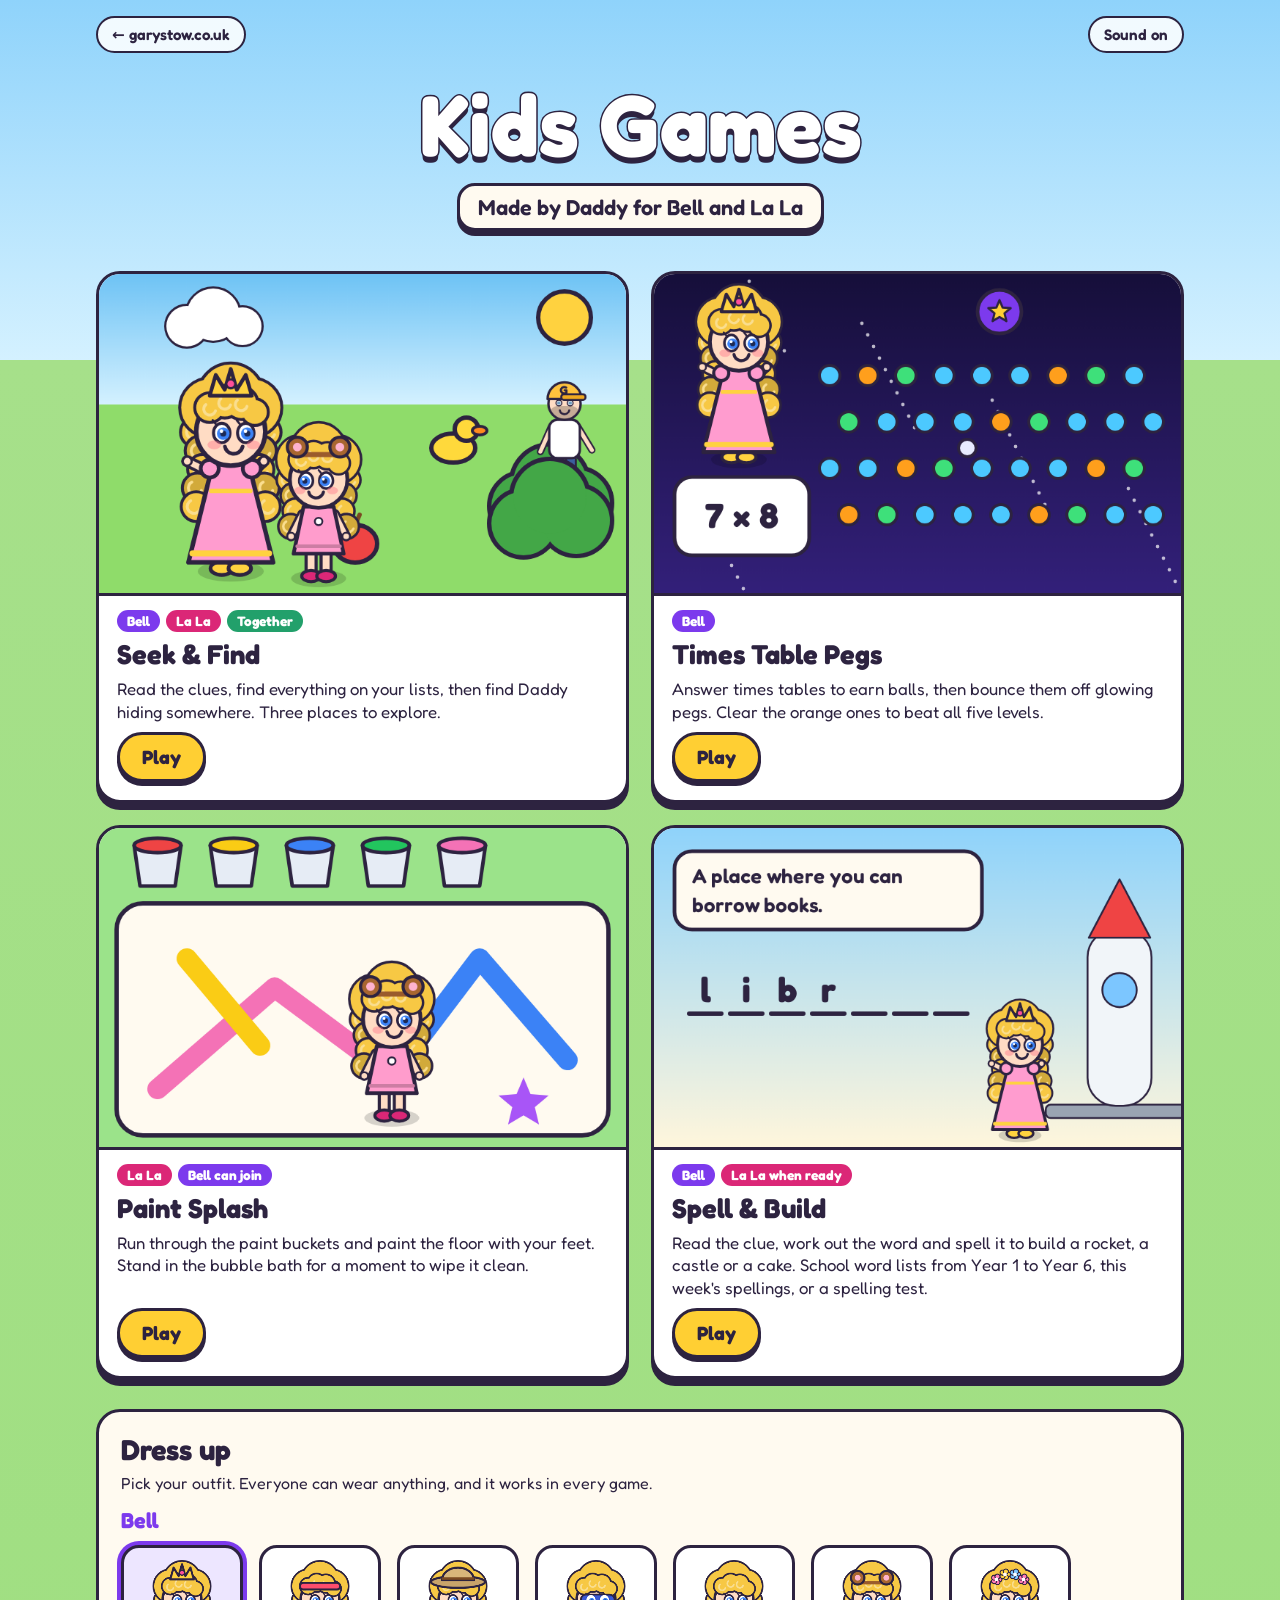
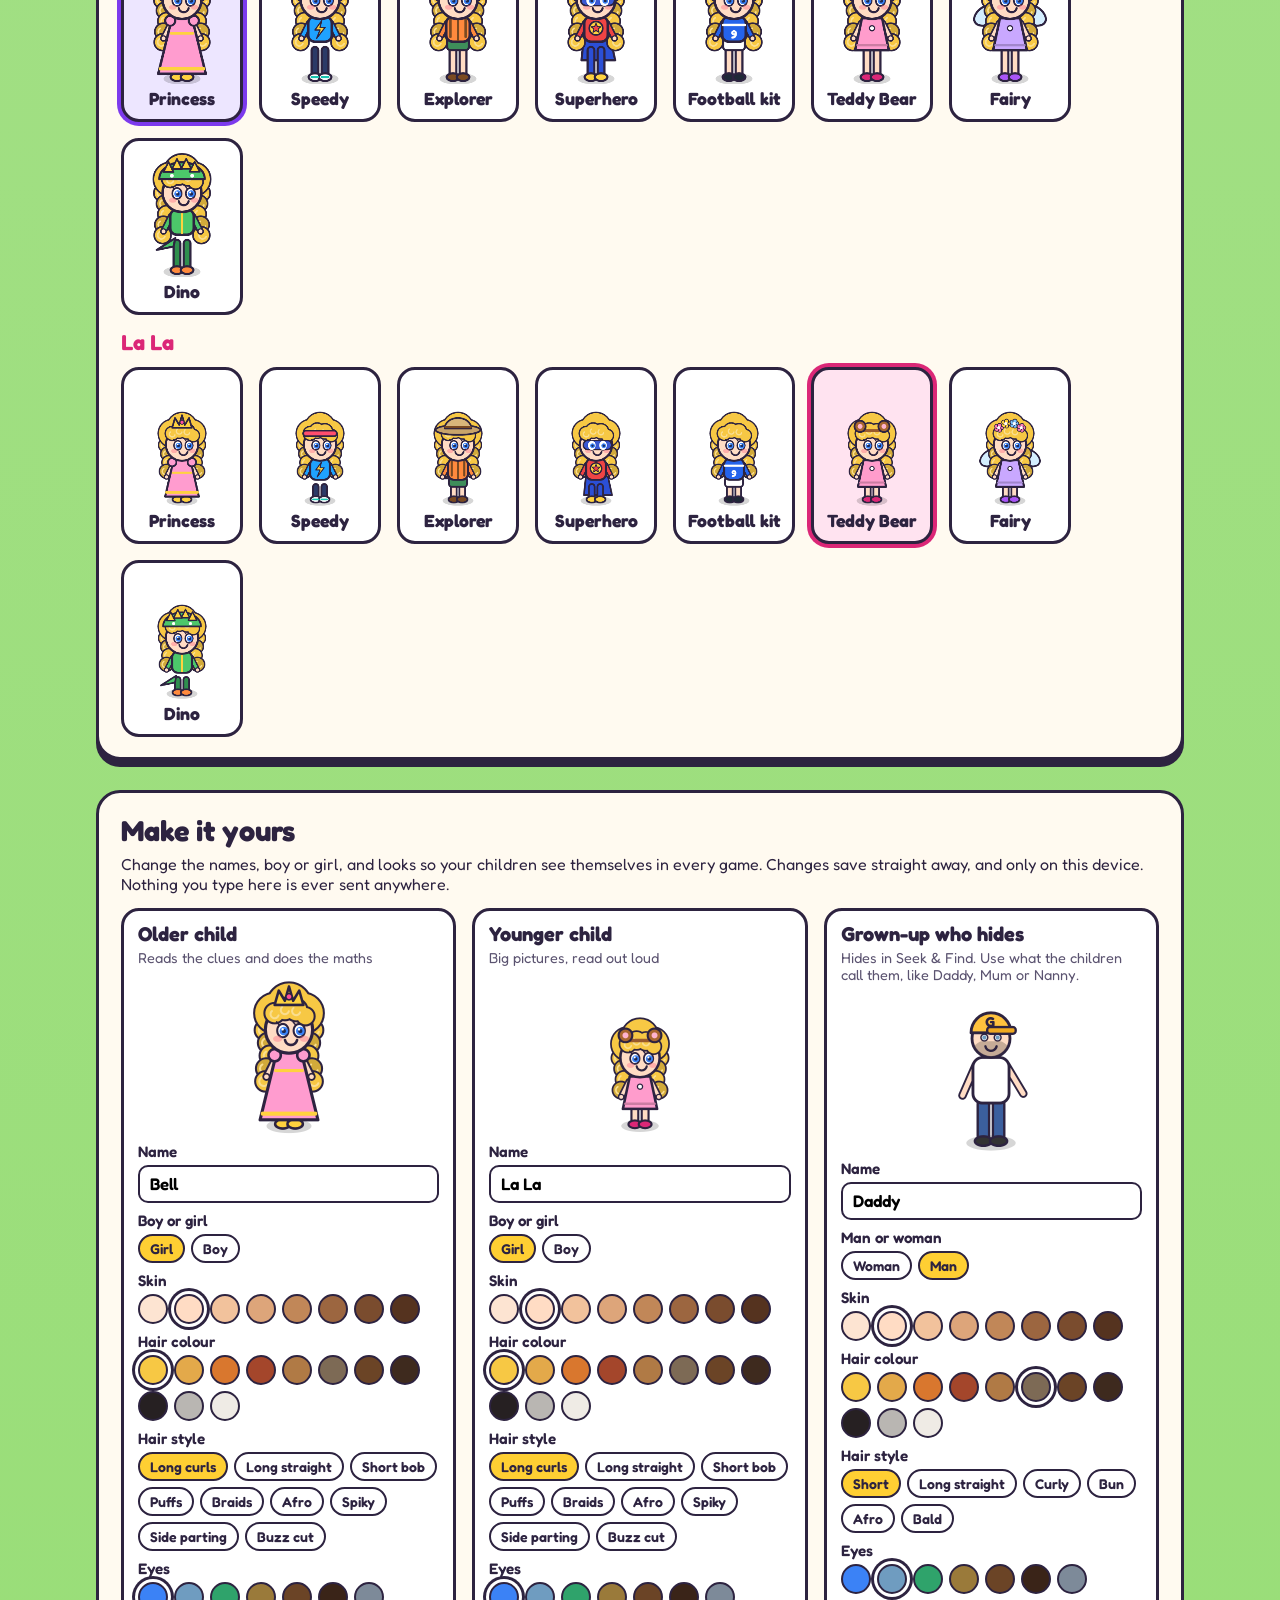
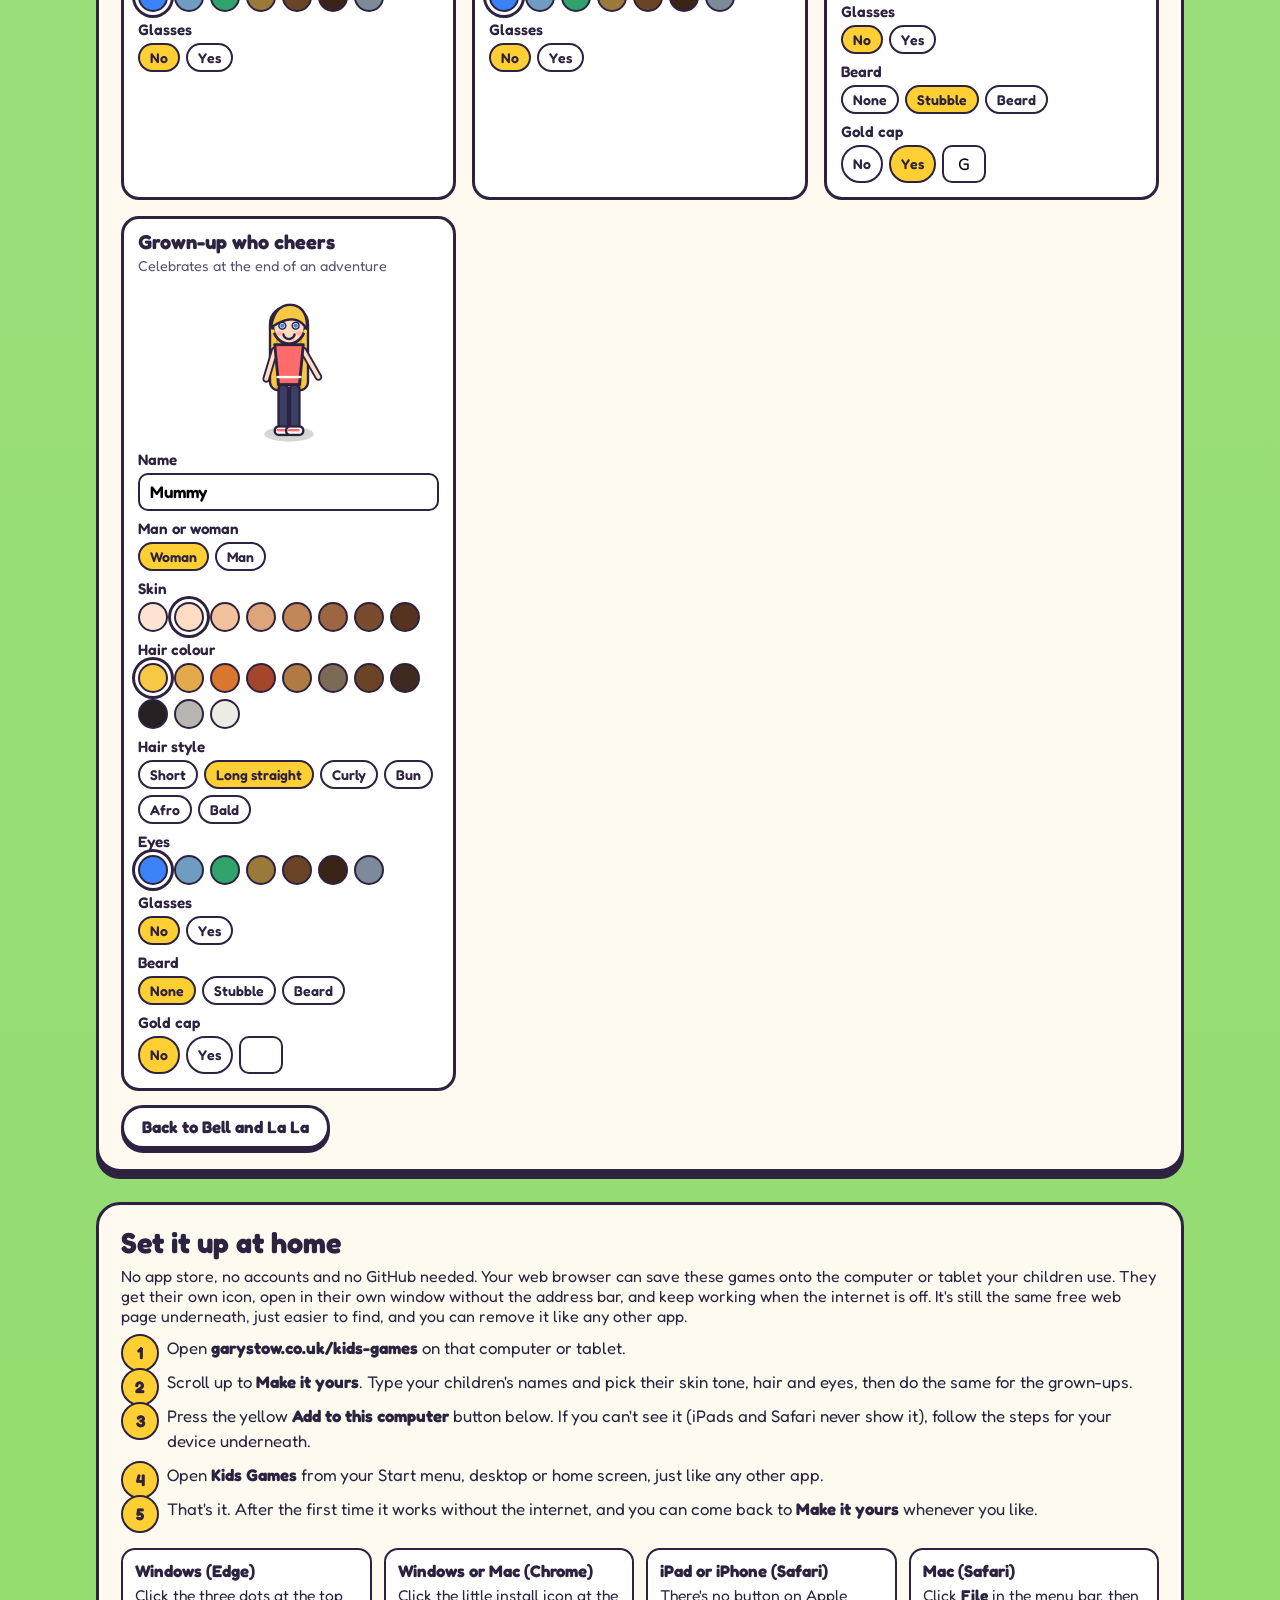
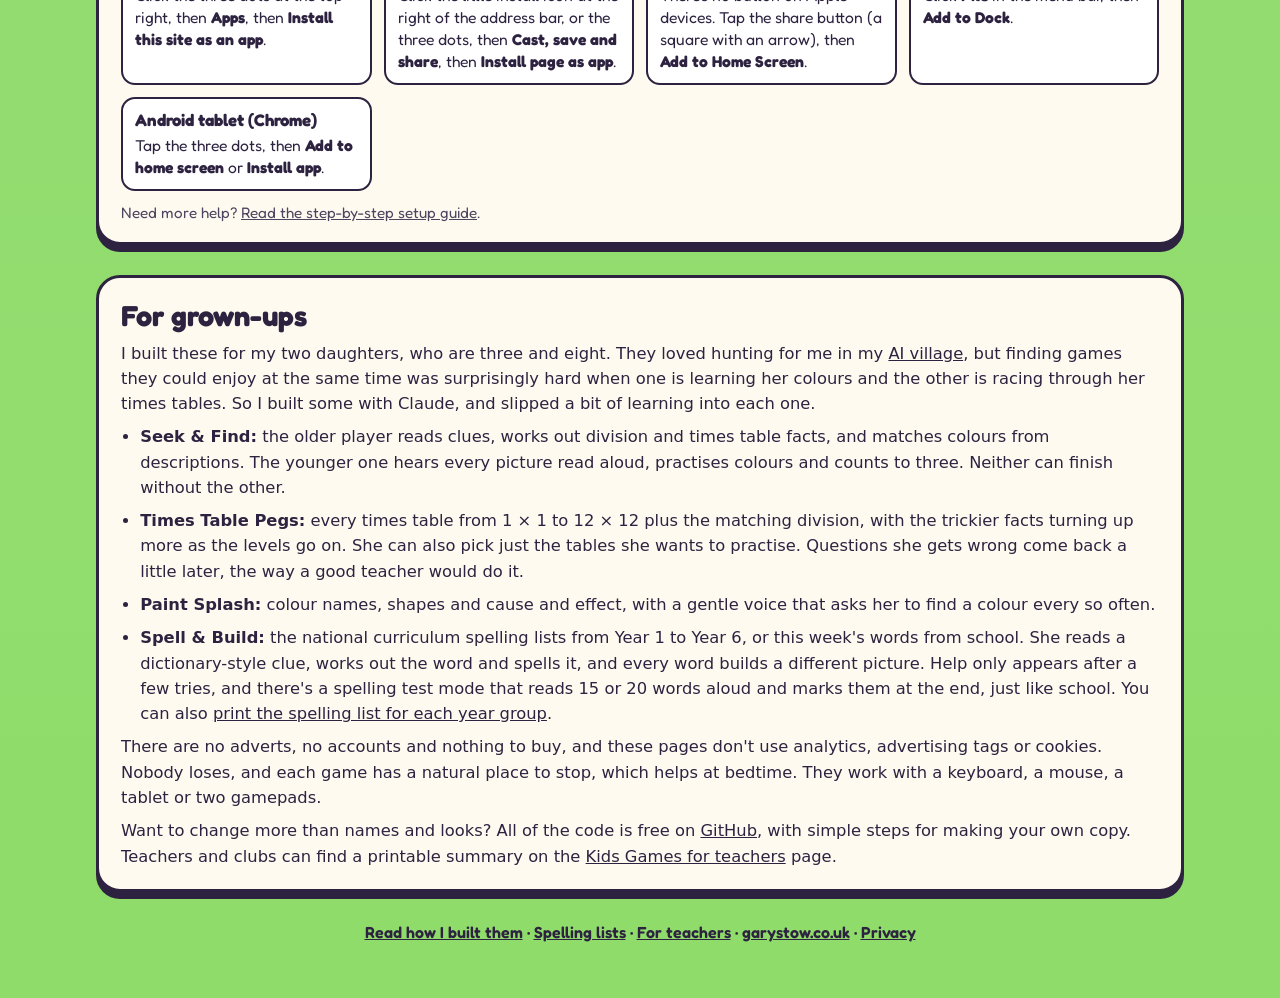
<file: index.html>
<!DOCTYPE html>
<html lang="en-GB">
<head>
<meta charset="UTF-8">
<link rel="icon" type="image/png" sizes="32x32" href="icon-192.png">
<link rel="icon" type="image/png" sizes="16x16" href="icon-192.png">
<link rel="apple-touch-icon" sizes="180x180" href="icon-192.png">
<meta name="viewport" content="width=device-width, initial-scale=1">
<title>Free Learning Games Siblings Can Play Together, No Ads</title>
<meta name="description" content="Free learning games for kids aged 3 to 11 that siblings can play together: times tables, spelling, colours and counting. No adverts, accounts or tracking.">
<meta name="robots" content="index, follow">
<meta property="og:type" content="website">
<meta property="og:title" content="Kids Games: free games I made for my daughters">
<meta property="og:description" content="A co-op seek and find, a times tables peg game, a painting game and a spelling game, built with AI for my girls.">
<meta property="og:image" content="https://garystow.co.uk/assets/play-preview.jpg">
<meta property="og:image:width" content="1200">
<meta property="og:image:height" content="630">
<meta name="twitter:card" content="summary_large_image">
<script type="application/ld+json">
{"@context":"https://schema.org","@type":"CollectionPage","name":"Kids Games","url":"https://garystow.co.uk/kids-games/","description":"Free learning games Gary Stow built with AI for his two daughters, aged three and eight, so siblings of different ages can play together. No adverts, accounts or tracking.","typicalAgeRange":"3-11","isAccessibleForFree":true,"inLanguage":"en-GB","author":{"@type":"Person","name":"Gary Stow","url":"https://garystow.co.uk/"},
"hasPart":[
{"@type":"VideoGame","name":"Seek and Find","url":"https://garystow.co.uk/kids-games/seek/","playMode":["CoOp","SinglePlayer"],"gamePlatform":"Web browser","isAccessibleForFree":true},
{"@type":"VideoGame","name":"Times Table Pegs","url":"https://garystow.co.uk/kids-games/pegs/","playMode":"SinglePlayer","gamePlatform":"Web browser","isAccessibleForFree":true},
{"@type":"VideoGame","name":"Paint Splash","url":"https://garystow.co.uk/kids-games/paint/","playMode":["SinglePlayer","CoOp"],"gamePlatform":"Web browser","isAccessibleForFree":true},
{"@type":"VideoGame","name":"Spell & Build","url":"https://garystow.co.uk/kids-games/spell/","playMode":"SinglePlayer","gamePlatform":"Web browser","isAccessibleForFree":true}]}
</script>
<link rel="manifest" href="manifest.webmanifest">
<meta name="theme-color" content="#7c3aed">
<link rel="preconnect" href="https://fonts.googleapis.com">
<link rel="preconnect" href="https://fonts.gstatic.com" crossorigin>
<link rel="stylesheet" href="https://fonts.googleapis.com/css2?family=Fredoka:wght@400;600;700&display=swap">
<style>
:root{--ink:#2d2340;--bell:#7c3aed;--lala:#db2777;--sun:#ffcf33;--cream:#fffaf0;--sky:#bfe8ff;--grass:#8fdc6a}
*{box-sizing:border-box;margin:0;padding:0}
body{font-family:"Fredoka","Trebuchet MS",system-ui,sans-serif;color:var(--ink);background:linear-gradient(#8fd3fb 0,#d4f1ff 360px,#a6e08a 360px,#8fdc6a 100%);min-height:100vh}
a{color:inherit}
.wrap{max-width:1120px;margin:0 auto;padding:16px}
.top{display:flex;justify-content:space-between;align-items:center;gap:12px;flex-wrap:wrap}
.pill{font-weight:600;font-size:.95rem;padding:7px 14px;border-radius:999px;border:2px solid var(--ink);background:rgba(255,255,255,.88);text-decoration:none;cursor:pointer;font-family:inherit;color:var(--ink)}
header{text-align:center;padding:28px 0 18px}
h1{font-size:clamp(2.8rem,9vw,5.4rem);line-height:1;color:#fff;-webkit-text-stroke:3px var(--ink);paint-order:stroke fill;text-shadow:0 6px 0 var(--ink)}
.tag{display:inline-block;margin-top:16px;font-size:clamp(1.05rem,2.6vw,1.35rem);font-weight:600;background:var(--cream);border:3px solid var(--ink);border-radius:18px;padding:8px 18px;box-shadow:0 5px 0 var(--ink)}
.games{display:grid;grid-template-columns:repeat(auto-fit,minmax(min(420px,100%),1fr));gap:22px;margin-top:22px}
.card{display:flex;flex-direction:column;background:#fff;border:3px solid var(--ink);border-radius:24px;overflow:hidden;box-shadow:0 7px 0 var(--ink);text-decoration:none;transition:transform .1s}
.card:hover,.card:focus-visible{transform:translateY(-4px);outline:none}
.card canvas{width:100%;height:auto;display:block;border-bottom:3px solid var(--ink);aspect-ratio:36/22}
.card .body{padding:14px 18px 18px;display:flex;flex-direction:column;gap:8px;flex:1}
.card h2{font-size:1.7rem;line-height:1.1}
.card p{font-size:1.05rem;line-height:1.35}
.who{display:flex;gap:6px;flex-wrap:wrap}
.who span{font-size:.85rem;font-weight:700;color:#fff;padding:3px 10px;border-radius:999px}
.who .b{background:var(--bell)}.who .l{background:var(--lala)}
.go{margin-top:auto;align-self:flex-start;font-weight:700;font-size:1.2rem;padding:10px 22px;border-radius:999px;border:3px solid var(--ink);background:var(--sun);box-shadow:0 4px 0 var(--ink)}
.panel{background:var(--cream);border:3px solid var(--ink);border-radius:24px;box-shadow:0 7px 0 var(--ink);padding:20px 22px;margin-top:30px}
.panel h2{font-size:1.8rem;margin-bottom:6px}
.outfits{display:flex;gap:16px;flex-wrap:wrap;margin-top:12px}
.outfit{background:#fff;border:3px solid var(--ink);border-radius:18px;padding:6px 6px 10px;cursor:pointer;font:inherit;font-weight:700;font-size:1.1rem;color:var(--ink);display:flex;flex-direction:column;align-items:center;gap:4px}
.outfit canvas{width:104px;height:130px}
.outfit[aria-pressed="true"]{background:#ede6ff;box-shadow:0 0 0 4px var(--bell)}
#outfits-lala .outfit[aria-pressed="true"]{background:#ffe3f0;box-shadow:0 0 0 4px var(--lala)}
.who-h{font-size:1.35rem;margin-top:14px}
.grown{font-family:"Trebuchet MS",system-ui,sans-serif}
.grown h2{font-family:"Fredoka",sans-serif}
.grown p,.grown li{font-size:1.02rem;line-height:1.55;margin-top:8px}
.grown ul{padding-left:1.2rem}
.fam-grid{display:grid;grid-template-columns:repeat(auto-fit,minmax(250px,1fr));gap:16px;margin-top:14px}
.fam{background:#fff;border:3px solid var(--ink);border-radius:18px;padding:12px 14px 14px;display:flex;flex-direction:column;gap:8px}
.fam h3{font-size:1.25rem;line-height:1.1}
.fam .role{font-size:.9rem;color:#5b5370;margin-top:-4px}
.fam canvas{width:130px;height:160px;align-self:center}
.fam label{font-weight:600;font-size:.95rem;display:flex;flex-direction:column;gap:4px}
.fam input[type=text]{font:inherit;font-size:1.05rem;padding:7px 10px;border:2px solid var(--ink);border-radius:10px;width:100%}
.row{display:flex;flex-direction:column;gap:4px}
.row>span{font-weight:600;font-size:.95rem}
.opts{display:flex;flex-wrap:wrap;gap:6px}
.sw{width:30px;height:30px;border-radius:50%;border:2px solid var(--ink);cursor:pointer;padding:0}
.sw[aria-pressed="true"]{box-shadow:0 0 0 3px #fff,0 0 0 6px var(--ink)}
.chip{font:inherit;font-weight:600;font-size:.88rem;padding:4px 10px;border-radius:999px;border:2px solid var(--ink);background:#fff;color:var(--ink);cursor:pointer}
.chip[aria-pressed="true"]{background:var(--sun)}
.capl{width:44px!important;text-align:center;text-transform:uppercase}
.fam-actions{display:flex;gap:10px;flex-wrap:wrap;align-items:center;margin-top:14px}
.btn{font:inherit;font-weight:700;font-size:1.05rem;padding:9px 18px;border-radius:999px;border:3px solid var(--ink);background:#fff;box-shadow:0 4px 0 var(--ink);cursor:pointer;color:var(--ink)}
.btn.sun{background:var(--sun)}
.note{font-size:.95rem;color:#4b4560}
.steps{counter-reset:s;list-style:none;margin-top:10px;display:flex;flex-direction:column;gap:10px}
.steps li{counter-increment:s;position:relative;padding-left:46px;font-size:1.05rem;line-height:1.45}
.steps li::before{content:counter(s);position:absolute;left:0;top:-2px;width:34px;height:34px;border-radius:50%;background:var(--sun);border:2px solid var(--ink);font-weight:700;display:flex;align-items:center;justify-content:center}
.howto{display:grid;grid-template-columns:repeat(auto-fit,minmax(230px,1fr));gap:12px;margin-top:12px}
.howto div{background:#fff;border:2px solid var(--ink);border-radius:14px;padding:10px 12px;font-size:.98rem;line-height:1.4}
.howto .h{display:block;font-size:1.05rem;font-weight:700;margin-bottom:2px}
#installed{font-weight:700;color:#16803c}
footer{text-align:center;padding:30px 0 40px;font-weight:600}
</style>
</head>
<body>
<div class="wrap">
  <div class="top">
    <a class="pill" href="https://garystow.co.uk/work/#play">← garystow.co.uk</a>
    <button class="pill" id="mute" type="button">Sound on</button>
  </div>
  <header>
    <h1>Kids Games</h1>
    <p class="tag">Made by Daddy for Bell and La La</p>
  </header>

  <section class="games" aria-label="Games">
    <a class="card" href="seek/index.html" data-game="seek">
      <canvas id="t-seek" width="720" height="440" aria-hidden="true"></canvas>
      <div class="body">
        <div class="who"><span class="b" data-name="bell">Bell</span><span class="l" data-name="lala">La La</span><span class="b" style="background:#22a06b">Together</span></div>
        <h2>Seek &amp; Find</h2>
        <p>Read the clues, find everything on your lists, then find Daddy hiding somewhere. Three places to explore.</p>
        <span class="go">Play</span>
      </div>
    </a>
    <a class="card" href="pegs/index.html" data-game="pegs">
      <canvas id="t-pegs" width="720" height="440" aria-hidden="true"></canvas>
      <div class="body">
        <div class="who"><span class="b" data-name="bell">Bell</span></div>
        <h2>Times Table Pegs</h2>
        <p>Answer times tables to earn balls, then bounce them off glowing pegs. Clear the orange ones to beat all five levels.</p>
        <span class="go">Play</span>
      </div>
    </a>
    <a class="card" href="paint/index.html" data-game="paint">
      <canvas id="t-paint" width="720" height="440" aria-hidden="true"></canvas>
      <div class="body">
        <div class="who"><span class="l" data-name="lala">La La</span><span class="b" data-name="bell" data-suffix=" can join">Bell can join</span></div>
        <h2>Paint Splash</h2>
        <p>Run through the paint buckets and paint the floor with your feet. Stand in the bubble bath for a moment to wipe it clean.</p>
        <span class="go">Play</span>
      </div>
    </a>
    <a class="card" href="/kids-games/spell/" data-game="spell">
      <canvas id="t-spell" width="720" height="440" aria-hidden="true"></canvas>
      <div class="body">
        <div class="who"><span class="b" data-name="bell">Bell</span><span class="l" data-name="lala" data-suffix=" when ready">La La when ready</span></div>
        <h2>Spell &amp; Build</h2>
        <p>Read the clue, work out the word and spell it to build a rocket, a castle or a cake. School word lists from Year 1 to Year 6, this week's spellings, or a spelling test.</p>
        <span class="go">Play</span>
      </div>
    </a>
  </section>

  <section class="panel">
    <h2>Dress up</h2>
    <p>Pick your outfit. Everyone can wear anything, and it works in every game.</p>
    <h3 class="who-h" style="color:var(--bell)" data-name="bell">Bell</h3>
    <div class="outfits" id="outfits-bell"></div>
    <h3 class="who-h" style="color:var(--lala)" data-name="lala">La La</h3>
    <div class="outfits" id="outfits-lala"></div>
  </section>

  <section class="panel" id="family" data-clarity-mask="true">
    <h2>Make it yours</h2>
    <p>Change the names, boy or girl, and looks so your children see themselves in every game. Changes save straight away, and only on this device. Nothing you type here is ever sent anywhere.</p>
    <div class="fam-grid" id="fam-grid"></div>
    <div class="fam-actions"><button class="btn" id="fam-reset" type="button">Back to Bell and La La</button><span class="note" id="fam-msg"></span></div>
  </section>

  <section class="panel" id="setup">
    <h2>Set it up at home</h2>
    <p>No app store, no accounts and no GitHub needed. Your web browser can save these games onto the computer or tablet your children use. They get their own icon, open in their own window without the address bar, and keep working when the internet is off. It's still the same free web page underneath, just easier to find, and you can remove it like any other app.</p>
    <ol class="steps">
      <li>Open <b>garystow.co.uk/kids-games</b> on that computer or tablet.</li>
      <li>Scroll up to <b>Make it yours</b>. Type your children's names and pick their skin tone, hair and eyes, then do the same for the grown-ups.</li>
      <li>Press the yellow <b>Add to this computer</b> button below. If you can't see it (iPads and Safari never show it), follow the steps for your device underneath.</li>
      <li>Open <b>Kids Games</b> from your Start menu, desktop or home screen, just like any other app.</li>
      <li>That's it. After the first time it works without the internet, and you can come back to <b>Make it yours</b> whenever you like.</li>
    </ol>
    <div class="fam-actions"><button class="btn sun" id="install" type="button" hidden>Add to this computer</button><span id="installed" hidden>Added to this device. Open Kids Games from your apps.</span></div>
    <div class="howto">
      <div><span class="h">Windows (Edge)</span>Click the three dots at the top right, then <b>Apps</b>, then <b>Install this site as an app</b>.</div>
      <div><span class="h">Windows or Mac (Chrome)</span>Click the little install icon at the right of the address bar, or the three dots, then <b>Cast, save and share</b>, then <b>Install page as app</b>.</div>
      <div><span class="h">iPad or iPhone (Safari)</span>There's no button on Apple devices. Tap the share button (a square with an arrow), then <b>Add to Home Screen</b>.</div>
      <div><span class="h">Mac (Safari)</span>Click <b>File</b> in the menu bar, then <b>Add to Dock</b>.</div>
      <div><span class="h">Android tablet (Chrome)</span>Tap the three dots, then <b>Add to home screen</b> or <b>Install app</b>.</div>
    </div>
    <p class="note" style="margin-top:12px">Need more help? <a href="/guides/how-to-set-up-free-learning-games-for-your-kids/">Read the step-by-step setup guide</a>.</p>
  </section>

  <section class="panel grown">
    <h2>For grown-ups</h2>
    <p>I built these for my two daughters, who are three and eight. They loved hunting for me in my <a href="https://garystow.co.uk/village/">AI village</a>, but finding games they could enjoy at the same time was surprisingly hard when one is learning her colours and the other is racing through her times tables. So I built some with Claude, and slipped a bit of learning into each one.</p>
    <ul>
      <li><b>Seek &amp; Find:</b> the older player reads clues, works out division and times table facts, and matches colours from descriptions. The younger one hears every picture read aloud, practises colours and counts to three. Neither can finish without the other.</li>
      <li><b>Times Table Pegs:</b> every times table from 1 × 1 to 12 × 12 plus the matching division, with the trickier facts turning up more as the levels go on. She can also pick just the tables she wants to practise. Questions she gets wrong come back a little later, the way a good teacher would do it.</li>
      <li><b>Paint Splash:</b> colour names, shapes and cause and effect, with a gentle voice that asks her to find a colour every so often.</li>
      <li><b>Spell &amp; Build:</b> the national curriculum spelling lists from Year 1 to Year 6, or this week's words from school. She reads a dictionary-style clue, works out the word and spells it, and every word builds a different picture. Help only appears after a few tries, and there's a spelling test mode that reads 15 or 20 words aloud and marks them at the end, just like school. You can also <a href="/kids-games/spelling-lists/">print the spelling list for each year group</a>.</li>
    </ul>
    <p>There are no adverts, no accounts and nothing to buy, and these pages don't use analytics, advertising tags or cookies. Nobody loses, and each game has a natural place to stop, which helps at bedtime. They work with a keyboard, a mouse, a tablet or two gamepads.</p>
    <p>Want to change more than names and looks? All of the code is free on <a href="https://github.com/GarySto/kids-games" target="_blank" rel="noopener">GitHub</a>, with simple steps for making your own copy. Teachers and clubs can find a printable summary on the <a href="/kids-games/for-teachers/">Kids Games for teachers</a> page.</p>
  </section>
  <footer><a href="/articles/why-i-built-free-learning-games-for-my-daughters/">Read how I built them</a> · <a href="/kids-games/spelling-lists/">Spelling lists</a> · <a href="/kids-games/for-teachers/">For teachers</a> · <a href="https://garystow.co.uk/">garystow.co.uk</a> · <a href="https://garystow.co.uk/privacy/">Privacy</a></footer>
</div>

<script src="shared.js?v=20261024c"></script>
<script>KG.applyNames();</script>
<script>
"use strict";
const mb = document.getElementById("mute");
const label = () => mb.textContent = KG.muted ? "Sound off" : "Sound on"; label();
mb.onclick = () => { KG.setMuted(!KG.muted); label(); };
document.querySelectorAll(".card").forEach(a => a.addEventListener("click", () => KG.track("kids_game_open", { game_name: a.dataset.game })));

function thumb(id, fn) { const c = document.getElementById(id), x = c.getContext("2d"); KG.useCtx(x); x.save(); x.scale(2, 2); fn(x); x.restore(); }
function drawThumbs() {
  const { circ, ell, rr, poly, line, txt, cluster, star4, star5 } = KG;
  thumb("t-seek", x => {
    const g = x.createLinearGradient(0, 0, 0, 90); g.addColorStop(0, "#6ec3f5"); g.addColorStop(1, "#d4f1ff"); x.fillStyle = g; x.fillRect(0, 0, 360, 92);
    x.fillStyle = "#8fdc6a"; x.fillRect(0, 90, 360, 130); circ(318, 30, 18, "#ffd23f");
    cluster([[60, 36, 14], [78, 28, 18], [98, 36, 13]], "#fff", 1.5);
    cluster([[290, 160, 22], [326, 158, 23], [308, 144, 25]], "#43a747");
    KG.drawAdult(318, 150, .55, "dad");
    cluster([[290, 172, 22], [326, 170, 23], [308, 154, 25]], "#43a747");
    ell(175, 186, 15, 13, "#ef4444"); line(175, 173, 178, 166, "#7a4a22", 3);
    ell(242, 120, 15, 10, "#ffd93b"); circ(251, 107, 8, "#ffd93b"); ell(260, 108, 5, 3, "#ff8a1f", 2);
    KG.drawKid(KG.mkPlayer("bell"), 90, 205, .95, { wave: true, tag: false });
    const l = KG.mkPlayer("lala"); l.face = -1; KG.drawKid(l, 150, 210, .95, { tag: false });
  });
  thumb("t-pegs", x => {
    const g = x.createLinearGradient(0, 0, 0, 220); g.addColorStop(0, "#160f3a"); g.addColorStop(1, "#33207a"); x.fillStyle = g; x.fillRect(0, 0, 360, 220);
    for (let i = 0; i < 40; i++) { x.fillStyle = "rgba(255,255,255,.7)"; x.beginPath(); x.arc((i * 89) % 360, (i * 53) % 220, 1.2, 0, 7); x.fill(); }
    const cols = ["#4cc9ff", "#4cc9ff", "#ff9f1c", "#4cc9ff", "#3ee07a"];
    for (let r = 0; r < 4; r++) for (let c = 0; c < 9; c++) circ(120 + c * 26 + (r % 2) * 13, 70 + r * 32, 7, cols[(r * 9 + c * 7) % 5], 2);
    circ(236, 26, 15, "#7c3aed", 2.5); star5(236, 26, 8, "#ffcf33", 1.5); circ(214, 120, 6, "#e8ecff", 2);
    rr(14, 140, 92, 54, 12, "#fff", 2.5); txt("7 × 8", 60, 175, 24, KG.INK, "center");
    KG.drawKid(KG.mkPlayer("bell"), 58, 128, .8, { wave: true, tag: false });
  });
  thumb("t-paint", x => {
    x.fillStyle = "#9be38a"; x.fillRect(0, 0, 360, 220); rr(12, 52, 336, 160, 18, "#fffaf0", 3);
    [["#ef4444", 40], ["#facc15", 92], ["#3b82f6", 144], ["#22c55e", 196], ["#f472b6", 248]].forEach(([c, bx]) => { poly([[bx - 16, 12], [bx + 16, 12], [bx + 12, 40], [bx - 12, 40]], "#e6ecf5", 2.5); ell(bx, 12, 16, 5, c, 2.5); });
    x.lineCap = "round"; x.lineWidth = 14;
    [["#f472b6", [[40, 180], [120, 110], [200, 170]]], ["#3b82f6", [[200, 170], [260, 90], [320, 160]]], ["#facc15", [[60, 90], [110, 150]]]].forEach(([c, pts]) => { x.strokeStyle = c; x.beginPath(); pts.forEach((p, i) => i ? x.lineTo(p[0], p[1]) : x.moveTo(p[0], p[1])); x.stroke(); });
    star5(290, 190, 18, "#a855f7", 0);
    KG.drawKid(KG.mkPlayer("lala"), 200, 200, .95, { tag: false });
  });
  thumb("t-spell", x => {
    const g = x.createLinearGradient(0, 0, 0, 220); g.addColorStop(0, "#8fd3fb"); g.addColorStop(1, "#fff6dc"); x.fillStyle = g; x.fillRect(0, 0, 360, 220);
    rr(14, 16, 210, 54, 12, "#fffaf0", 2.5); txt("A place where you can", 26, 38, 14, KG.INK, "left", 600); txt("borrow books.", 26, 58, 14, KG.INK, "left", 600);
    "library".split("").forEach((ch, i) => { const lx = 24 + i * 28; if (i < 4) txt(ch, lx + 11, 120, 24, KG.INK, "center", 700); line(lx, 128, lx + 22, 128, KG.INK, 3); });
    x.save(); x.translate(318, 200); x.scale(.42, .42);
    rr(-120, -22, 240, 22, 8, "#9aa4b2"); rr(-52, -310, 104, 290, 46, "#f1f5f9"); poly([[-50, -296], [50, -296], [0, -392]], "#ef4444"); circ(0, -210, 28, "#7cc6ff");
    x.restore();
    KG.drawKid(KG.mkPlayer("bell"), 250, 212, .62, { wave: true, tag: false });
  });
}
function drawOutfits() {
  ["bell", "lala"].forEach(who => {
    const box = document.getElementById("outfits-" + who); box.innerHTML = "";
    KG.WARDROBE[who].forEach(o => {
      const b = document.createElement("button"); b.className = "outfit"; b.type = "button"; b.setAttribute("aria-pressed", KG.getOutfit(who) === o);
      const c = document.createElement("canvas"); c.width = 240; c.height = 300; b.appendChild(c); b.appendChild(document.createTextNode(KG.OUTFITS[o].label));
      const x = c.getContext("2d"); KG.useCtx(x); x.save(); x.scale(2, 2); const p = KG.mkPlayer(who); p.outfit = o; KG.drawKid(p, 60, 144, .9, { tag: false }); x.restore();
      b.onclick = () => { KG.setOutfit(o, who); KG.unlockAudio(); KG.sfx.pick(); KG.speak(`${KG.OUTFITS[o].label} ${KG.PLAYERS[who].name}!`); drawOutfits(); drawThumbs(); KG.track("outfit_pick", { player: who, outfit: o }); };
      box.appendChild(b);
    });
  });
}

// ---------- Make it yours ----------
const FAM_CARDS = [
  { key: "bell", title: "Older child", role: "Reads the clues and does the maths", kid: true },
  { key: "lala", title: "Younger child", role: "Big pictures, read out loud", kid: true },
  { key: "adult1", title: "Grown-up who hides", role: "Hides in Seek & Find. Use what the children call them, like Daddy, Mum or Nanny.", kid: false },
  { key: "adult2", title: "Grown-up who cheers", role: "Celebrates at the end of an adventure", kid: false }
];
let fam = KG.family(), famTouched = false;
function famChanged() {
  KG.saveFamily(fam); KG.applyNames(); drawFamPreviews(); drawThumbs(); drawOutfits();
  document.getElementById("fam-msg").textContent = "Saved on this device.";
  if (!famTouched) { famTouched = true; KG.track("family_customised"); }
}
function optRow(label, items, current, onPick, kind) {
  const row = document.createElement("div"); row.className = "row";
  const l = document.createElement("span"); l.textContent = label; row.appendChild(l);
  const box = document.createElement("div"); box.className = "opts"; row.appendChild(box);
  items.forEach(([val, text, col]) => {
    const b = document.createElement("button"); b.type = "button"; b.className = kind === "sw" ? "sw" : "chip";
    if (kind === "sw") { b.style.background = col; b.title = text; b.setAttribute("aria-label", label + ": " + text); } else b.textContent = text;
    b.setAttribute("aria-pressed", String(val === current));
    b.onclick = () => { box.querySelectorAll("button").forEach(x => x.setAttribute("aria-pressed", "false")); b.setAttribute("aria-pressed", "true"); onPick(val); famChanged(); };
    box.appendChild(b);
  });
  return row;
}
function buildFamily() {
  const grid = document.getElementById("fam-grid"); grid.innerHTML = "";
  FAM_CARDS.forEach(c => {
    const v = fam[c.key], card = document.createElement("div"); card.className = "fam";
    card.innerHTML = `<h3>${c.title}</h3><p class="role">${c.role}</p>`;
    const cv = document.createElement("canvas"); cv.width = 260; cv.height = 320; cv.id = "prev-" + c.key; card.appendChild(cv);
    const nl = document.createElement("label"); nl.textContent = "Name"; const ni = document.createElement("input"); ni.type = "text"; ni.maxLength = 14; ni.value = v.name; ni.autocomplete = "off"; ni.spellcheck = false;
    ni.oninput = () => { v.name = ni.value.replace(/[<>]/g, "").slice(0, 14) || KG.DEFAULT_FAMILY[c.key].name; famChanged(); };
    nl.appendChild(ni); card.appendChild(nl);
    const bodies = c.kid ? KG.KID_BODIES : KG.ADULT_BODIES;
    card.appendChild(optRow(c.kid ? "Boy or girl" : "Man or woman", Object.keys(bodies).map(k => [k, bodies[k]]), v.body, x => {
      v.body = x;
      // a sensible starting point when switching; everything can still be changed below
      if (x === "boy" && ["curly", "straight", "braids", "short"].includes(v.style)) v.style = "spiky";
      if (x === "woman") v.beard = "none";
      setTimeout(buildFamily, 0);
    }));
    card.appendChild(optRow("Skin", KG.SKINS.map((col, i) => [col, "Skin tone " + (i + 1), col]), v.skin, x => v.skin = x, "sw"));
    card.appendChild(optRow("Hair colour", Object.keys(KG.HAIRS).map(k => [k, KG.HAIR_LABELS[k], KG.HAIRS[k]]), v.hair, x => v.hair = x, "sw"));
    const styles = c.kid ? KG.KID_STYLES : KG.ADULT_STYLES;
    card.appendChild(optRow("Hair style", Object.keys(styles).map(k => [k, styles[k]]), v.style, x => v.style = x));
    card.appendChild(optRow("Eyes", Object.keys(KG.EYES).map(k => [k, KG.EYE_LABELS[k], KG.EYES[k]]), v.eyes, x => v.eyes = x, "sw"));
    card.appendChild(optRow("Glasses", [[false, "No"], [true, "Yes"]], !!v.glasses, x => v.glasses = x));
    if (!c.kid) {
      card.appendChild(optRow("Beard", Object.keys(KG.BEARDS).map(k => [k, KG.BEARDS[k]]), v.beard, x => v.beard = x));
      const capRow = optRow("Gold cap", [[false, "No"], [true, "Yes"]], !!v.cap, x => v.cap = x);
      const li = document.createElement("input"); li.type = "text"; li.maxLength = 1; li.className = "capl"; li.value = v.capLetter || ""; li.title = "Letter on the cap"; li.setAttribute("aria-label", "Letter on the cap");
      li.oninput = () => { v.capLetter = li.value.replace(/[^A-Za-z0-9]/g, "").toUpperCase().slice(0, 1); famChanged(); };
      capRow.querySelector(".opts").appendChild(li); card.appendChild(capRow);
    }
    grid.appendChild(card);
  });
  drawFamPreviews();
}
function drawFamPreviews() {
  FAM_CARDS.forEach(c => {
    const cv = document.getElementById("prev-" + c.key); if (!cv) return;
    const x = cv.getContext("2d"); x.clearRect(0, 0, cv.width, cv.height); KG.useCtx(x); x.save(); x.scale(2, 2);
    if (c.kid) { const p = KG.mkPlayer(c.key); KG.drawKid(p, 65, 152, .95, { tag: false }); }
    else KG.drawAdult(65, 152, .95, c.key);
    x.restore();
  });
}
const resetBtn = document.getElementById("fam-reset"); let resetArmed = false;
resetBtn.onclick = () => {
  if (!resetArmed) { resetArmed = true; resetBtn.textContent = "Tap again to reset"; setTimeout(() => { resetArmed = false; resetBtn.textContent = "Back to Bell and La La"; }, 3000); return; }
  KG.resetFamily(); fam = KG.family(); resetArmed = false; resetBtn.textContent = "Back to Bell and La La"; buildFamily(); KG.applyNames(); drawThumbs(); drawOutfits();
  document.getElementById("fam-msg").textContent = "Back to Bell and La La.";
};

// ---------- install ----------
let deferredPrompt = null;
const instBtn = document.getElementById("install"), instDone = document.getElementById("installed");
const standalone = matchMedia("(display-mode: standalone)").matches || navigator.standalone;
if (standalone) instDone.hidden = false;
addEventListener("beforeinstallprompt", e => { e.preventDefault(); deferredPrompt = e; if (!standalone) instBtn.hidden = false; });
instBtn.onclick = async () => { if (!deferredPrompt) return; deferredPrompt.prompt(); const r = await deferredPrompt.userChoice; KG.track("kids_games_install", { outcome: r.outcome }); deferredPrompt = null; instBtn.hidden = true; if (r.outcome === "accepted") instDone.hidden = false; };
addEventListener("appinstalled", () => { instBtn.hidden = true; instDone.hidden = false; });
(document.fonts && document.fonts.load ? document.fonts.load("700 20px Fredoka") : Promise.resolve()).catch(() => {}).then(() => { drawThumbs(); drawOutfits(); buildFamily(); });
</script>
</body>
</html>
</file>
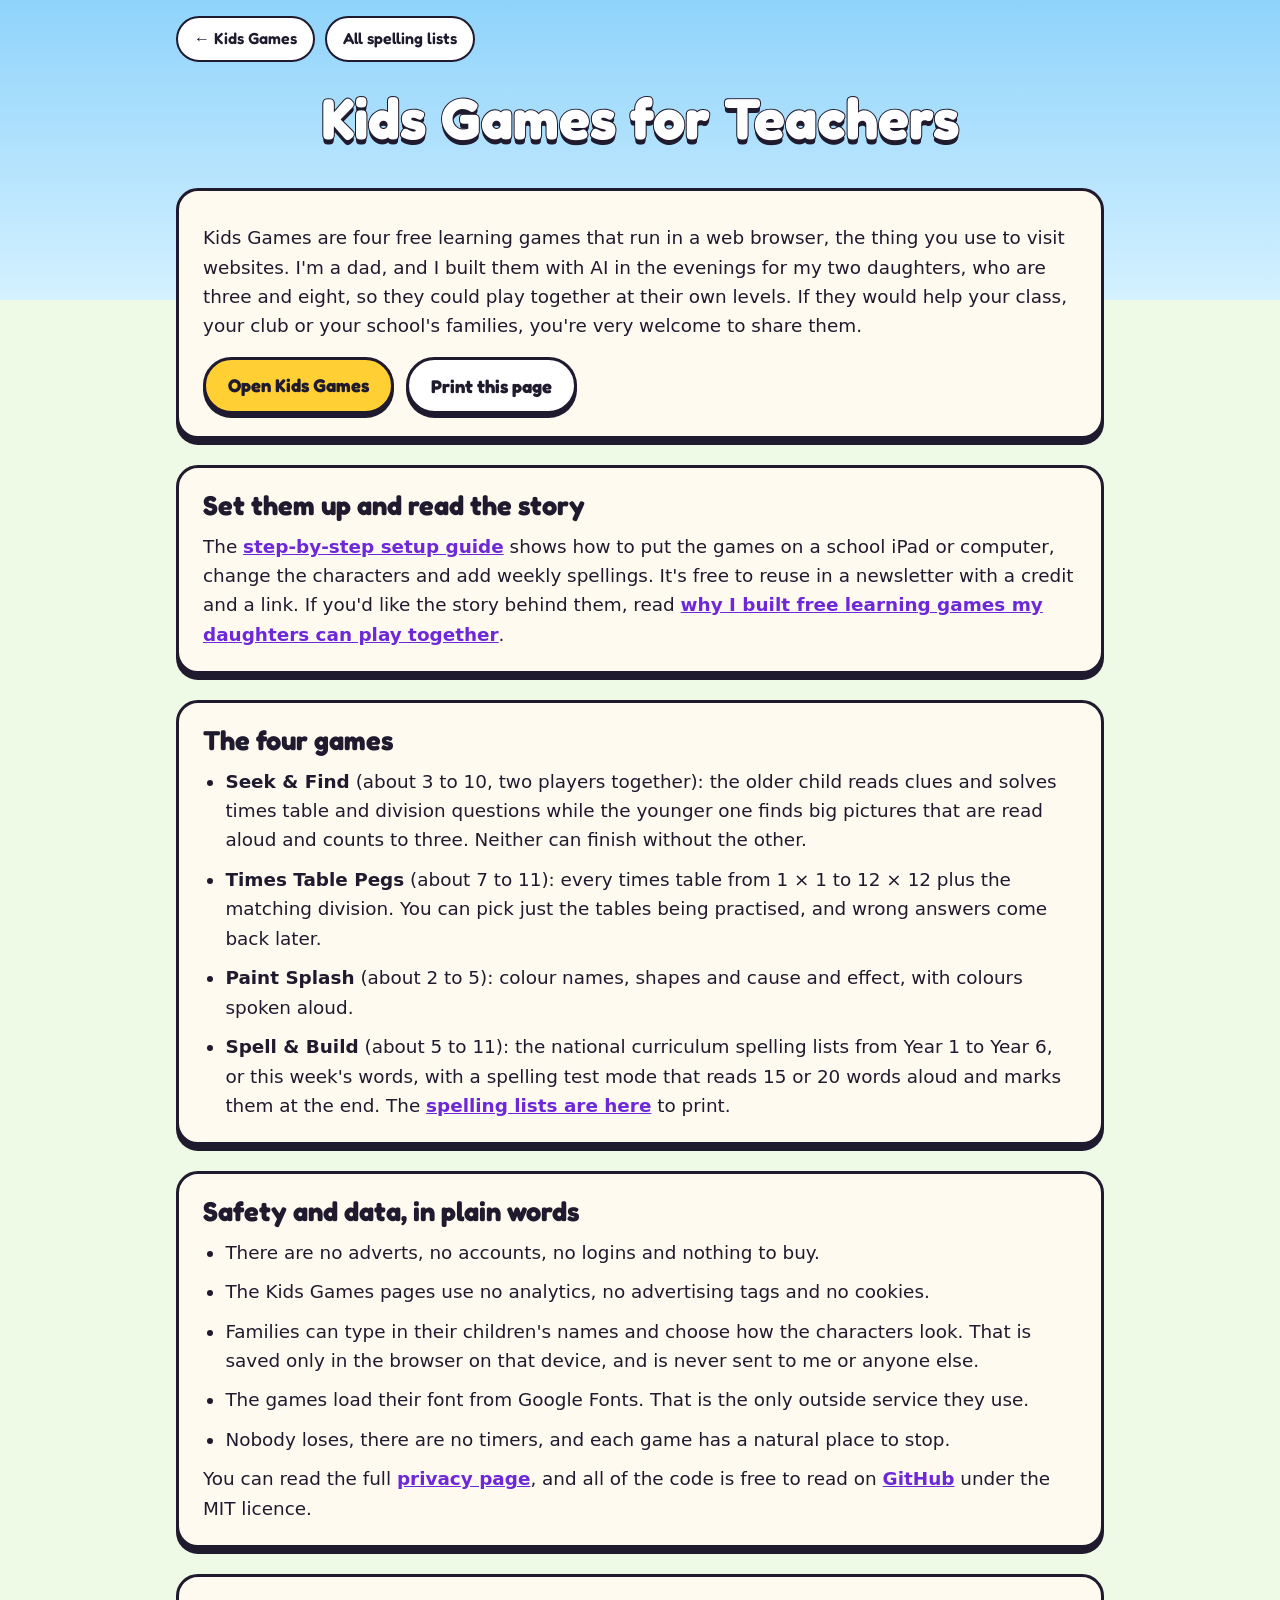
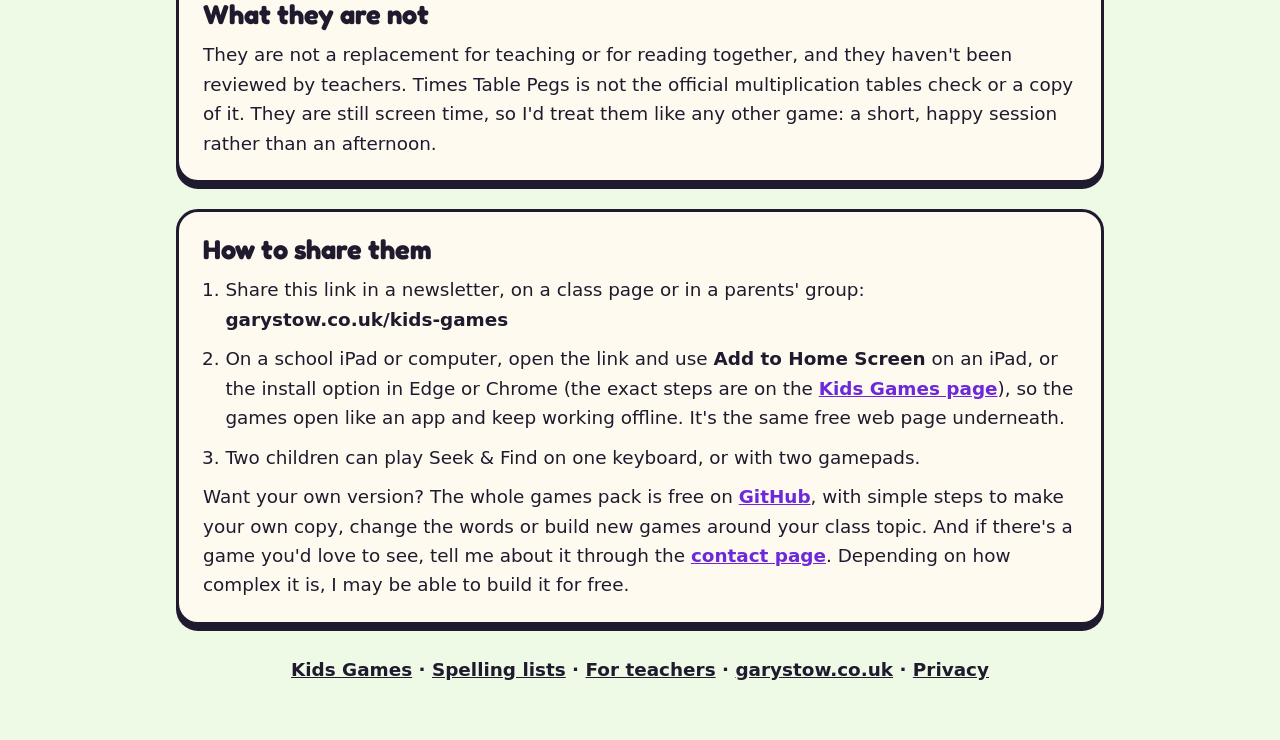
<file: for-teachers/index.html>
<!DOCTYPE html>
<html lang="en-GB">
<head>
<meta charset="UTF-8">
<link rel="icon" type="image/png" sizes="32x32" href="../icon-192.png">
<link rel="apple-touch-icon" sizes="180x180" href="../icon-192.png">
<meta name="viewport" content="width=device-width, initial-scale=1">
<title>Free Learning Games for Schools: No Ads, No Data — Gary Stow</title>
<meta name="description" content="Four free learning games for primary children: times tables, spelling, colours and counting. No adverts, accounts, analytics or cookies. Free to share.">
<meta name="robots" content="index, follow">
<meta property="og:type" content="website">
<meta property="og:title" content="Kids Games for teachers: free, no adverts, no data">
<meta property="og:description" content="Four free learning games for primary children: times tables, spelling, colours and counting. No adverts, accounts, analytics or cookies. Free to share.">
<meta property="og:image" content="https://garystow.co.uk/assets/play-preview.jpg">
<meta name="twitter:card" content="summary_large_image">
<meta name="theme-color" content="#7c3aed">
<link rel="preconnect" href="https://fonts.googleapis.com">
<link rel="preconnect" href="https://fonts.gstatic.com" crossorigin>
<link rel="stylesheet" href="https://fonts.googleapis.com/css2?family=Fredoka:wght@400;600;700&display=swap">
<style>
:root{--ink:#1f1a2e;--bell:#6d28d9;--sun:#ffcf33;--cream:#fffaf0;--muted:#3f3a52}
*{box-sizing:border-box;margin:0;padding:0}
body{font-family:"Trebuchet MS",system-ui,sans-serif;color:var(--ink);background:linear-gradient(#8fd3fb 0,#d4f1ff 300px,#eef9e6 300px,#eef9e6 100%);min-height:100vh;font-size:1.15rem;line-height:1.6}
a{color:var(--bell);font-weight:700}
.wrap{max-width:960px;margin:0 auto;padding:16px}
.top{display:flex;gap:10px;flex-wrap:wrap}
.pill{font-family:"Fredoka",sans-serif;font-weight:600;font-size:1rem;padding:8px 16px;border-radius:999px;border:2px solid var(--ink);background:#fff;text-decoration:none;color:var(--ink)}
header{text-align:center;padding:26px 0 14px}
h1{font-family:"Fredoka",sans-serif;font-size:clamp(2.2rem,7vw,3.6rem);line-height:1.05;color:#fff;-webkit-text-stroke:2px var(--ink);paint-order:stroke fill;text-shadow:0 5px 0 var(--ink)}
.panel{background:var(--cream);border:3px solid var(--ink);border-radius:22px;box-shadow:0 6px 0 var(--ink);padding:22px 24px;margin-top:26px}
.panel h2{font-family:"Fredoka",sans-serif;font-size:1.7rem;line-height:1.15;margin-bottom:8px}
.panel p,.panel li{margin-top:10px}
.panel ul,.panel ol{padding-left:1.4rem}
.words{list-style:none;padding:0!important;display:grid;grid-template-columns:repeat(auto-fill,minmax(132px,1fr));gap:8px;margin-top:16px}
.words li{margin:0!important;background:#fff;border:2px solid var(--ink);border-radius:12px;padding:7px 10px;font-size:1.2rem;font-weight:700;letter-spacing:.02em;overflow-wrap:anywhere}
.btns{display:flex;gap:12px;flex-wrap:wrap;margin-top:16px}
.btn{font-family:"Fredoka",sans-serif;font-weight:700;font-size:1.15rem;padding:11px 22px;border-radius:999px;border:3px solid var(--ink);background:#fff;box-shadow:0 4px 0 var(--ink);color:var(--ink);text-decoration:none;cursor:pointer}
.btn.sun{background:var(--sun)}
.cards{display:grid;grid-template-columns:repeat(auto-fit,minmax(min(260px,100%),1fr));gap:14px;margin-top:14px}
.cards a{display:block;background:#fff;border:3px solid var(--ink);border-radius:16px;padding:14px 16px;text-decoration:none;color:var(--ink);box-shadow:0 4px 0 var(--ink)}
.cards b{display:block;font-family:"Fredoka",sans-serif;font-size:1.3rem}
.cards span{display:block;font-weight:400;font-size:1.02rem;margin-top:4px}
.note{font-size:1rem;color:var(--muted)}
footer{text-align:center;padding:30px 0 40px;font-weight:600}
footer a{color:var(--ink)}
@media print{body{background:#fff;font-size:12pt}.top,.btns,.no-print,footer{display:none!important}
h1{color:var(--ink);-webkit-text-stroke:0;text-shadow:none;font-size:22pt}
.panel{box-shadow:none;border:1px solid #999;background:#fff;margin-top:10px;padding:10px 14px}
.words{grid-template-columns:repeat(4,1fr);gap:4px}.words li{font-size:13pt;padding:3px 8px;border:1px solid #999}}
</style>
<script type="application/ld+json">
{"@context": "https://schema.org", "@type": "WebPage", "name": "Kids Games for teachers", "url": "https://garystow.co.uk/kids-games/for-teachers/", "description": "Four free learning games for primary children, with no adverts, accounts, analytics or cookies.", "inLanguage": "en-GB", "author": {"@type": "Person", "name": "Gary Stow", "url": "https://garystow.co.uk/"}, "audience": {"@type": "EducationalAudience", "educationalRole": "teacher"}}
</script>
<script type="application/ld+json">
{"@context": "https://schema.org", "@type": "BreadcrumbList", "itemListElement": [{"@type": "ListItem", "position": 1, "name": "Kids Games", "item": "https://garystow.co.uk/kids-games/"}, {"@type": "ListItem", "position": 2, "name": "For teachers", "item": "https://garystow.co.uk/kids-games/for-teachers/"}]}
</script>
</head>
<body>
<div class="wrap">
  <nav class="top" aria-label="Back links">
    <a class="pill" href="../index.html">← Kids Games</a>
    <a class="pill" href="/kids-games/spelling-lists/">All spelling lists</a>
  </nav>
  <header>
    <h1>Kids Games for Teachers</h1>
  </header>
  <section class="panel">
    <p>Kids Games are four free learning games that run in a web browser, the thing you use to visit websites. I'm a dad, and I built them with AI in the evenings for my two daughters, who are three and eight, so they could play together at their own levels. If they would help your class, your club or your school's families, you're very welcome to share them.</p>
    <div class="btns"><a class="btn sun" href="../index.html">Open Kids Games</a><button class="btn" type="button" onclick="window.print()">Print this page</button></div>
  </section>
  <section class="panel">
    <h2>Set them up and read the story</h2>
    <p>The <a href="/guides/how-to-set-up-free-learning-games-for-your-kids/">step-by-step setup guide</a> shows how to put the games on a school iPad or computer, change the characters and add weekly spellings. It's free to reuse in a newsletter with a credit and a link. If you'd like the story behind them, read <a href="/articles/why-i-built-free-learning-games-for-my-daughters/">why I built free learning games my daughters can play together</a>.</p>
  </section>
  <section class="panel">
    <h2>The four games</h2>
    <ul>
      <li><b>Seek &amp; Find</b> (about 3 to 10, two players together): the older child reads clues and solves times table and division questions while the younger one finds big pictures that are read aloud and counts to three. Neither can finish without the other.</li>
      <li><b>Times Table Pegs</b> (about 7 to 11): every times table from 1 × 1 to 12 × 12 plus the matching division. You can pick just the tables being practised, and wrong answers come back later.</li>
      <li><b>Paint Splash</b> (about 2 to 5): colour names, shapes and cause and effect, with colours spoken aloud.</li>
      <li><b>Spell &amp; Build</b> (about 5 to 11): the national curriculum spelling lists from Year 1 to Year 6, or this week's words, with a spelling test mode that reads 15 or 20 words aloud and marks them at the end. The <a href="/kids-games/spelling-lists/">spelling lists are here</a> to print.</li>
    </ul>
  </section>
  <section class="panel">
    <h2>Safety and data, in plain words</h2>
    <ul>
      <li>There are no adverts, no accounts, no logins and nothing to buy.</li>
      <li>The Kids Games pages use no analytics, no advertising tags and no cookies.</li>
      <li>Families can type in their children's names and choose how the characters look. That is saved only in the browser on that device, and is never sent to me or anyone else.</li>
      <li>The games load their font from Google Fonts. That is the only outside service they use.</li>
      <li>Nobody loses, there are no timers, and each game has a natural place to stop.</li>
    </ul>
    <p>You can read the full <a href="https://garystow.co.uk/privacy/">privacy page</a>, and all of the code is free to read on <a href="https://github.com/GarySto/kids-games" target="_blank" rel="noopener">GitHub</a> under the MIT licence.</p>
  </section>
  <section class="panel">
    <h2>What they are not</h2>
    <p>They are not a replacement for teaching or for reading together, and they haven't been reviewed by teachers. Times Table Pegs is not the official multiplication tables check or a copy of it. They are still screen time, so I'd treat them like any other game: a short, happy session rather than an afternoon.</p>
  </section>
  <section class="panel">
    <h2>How to share them</h2>
    <ol>
      <li>Share this link in a newsletter, on a class page or in a parents' group: <b>garystow.co.uk/kids-games</b></li>
      <li>On a school iPad or computer, open the link and use <b>Add to Home Screen</b> on an iPad, or the install option in Edge or Chrome (the exact steps are on the <a href="/kids-games/#setup">Kids Games page</a>), so the games open like an app and keep working offline. It's the same free web page underneath.</li>
      <li>Two children can play Seek &amp; Find on one keyboard, or with two gamepads.</li>
    </ol>
    <p>Want your own version? The whole games pack is free on <a href="https://github.com/GarySto/kids-games" target="_blank" rel="noopener">GitHub</a>, with simple steps to make your own copy, change the words or build new games around your class topic. And if there's a game you'd love to see, tell me about it through the <a href="/contact/">contact page</a>. Depending on how complex it is, I may be able to build it for free.</p>
  </section>
  <footer><a href="../index.html">Kids Games</a> · <a href="/kids-games/spelling-lists/">Spelling lists</a> · <a href="/kids-games/for-teachers/">For teachers</a> · <a href="https://garystow.co.uk/">garystow.co.uk</a> · <a href="https://garystow.co.uk/privacy/">Privacy</a></footer>
</div>
</body>
</html>
</file>
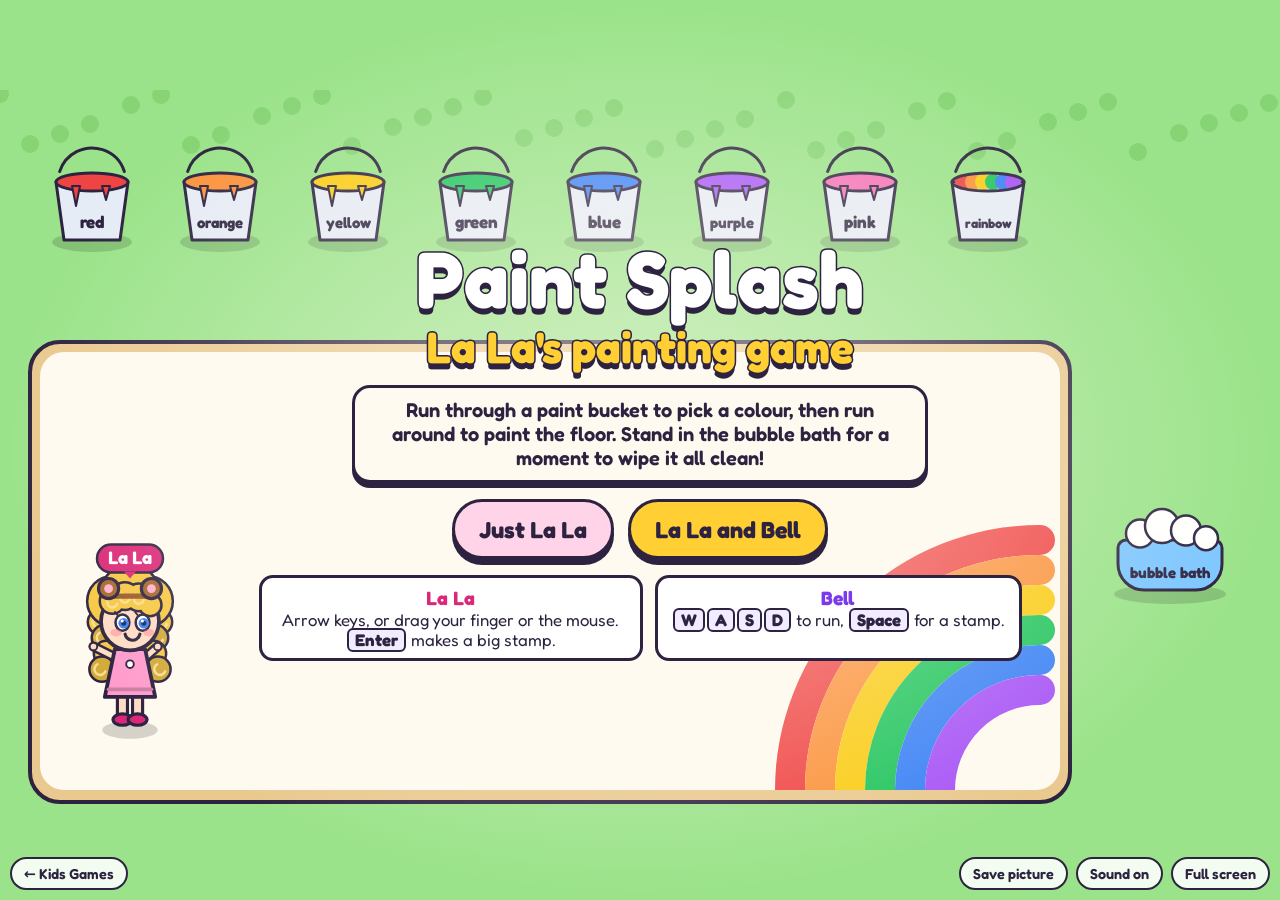
<file: paint/index.html>
<!DOCTYPE html>
<html lang="en-GB">
<head>
<meta charset="UTF-8">
<link rel="icon" type="image/png" sizes="32x32" href="../icon-192.png">
<link rel="apple-touch-icon" sizes="180x180" href="../icon-192.png">
<meta name="viewport" content="width=device-width, initial-scale=1, viewport-fit=cover">
<title>Paint Splash: Free Colours Game for 3 Year Olds — Gary Stow</title>
<meta name="description" content="A free colours and shapes game for toddlers and three-year-olds. Run through paint buckets to paint the floor while colours are spoken aloud. No adverts.">
<meta name="robots" content="index, follow">
<meta property="og:type" content="website">
<meta property="og:title" content="Paint Splash: a painting game I made for my three-year-old">
<meta property="og:description" content="Run through paint buckets and paint the floor with your feet.">
<meta property="og:image" content="https://garystow.co.uk/assets/play-preview.jpg">
<meta name="twitter:card" content="summary_large_image">
<link rel="manifest" href="../manifest.webmanifest">
<meta name="theme-color" content="#7c3aed">
<link rel="preconnect" href="https://fonts.googleapis.com">
<link rel="preconnect" href="https://fonts.gstatic.com" crossorigin>
<link rel="stylesheet" href="https://fonts.googleapis.com/css2?family=Fredoka:wght@400;600;700&display=swap">
<link rel="stylesheet" href="../shared.css?v=20261024c">
<style>html,body{background:#9be38a}</style>
<script type="application/ld+json">
{"@context": "https://schema.org", "@type": ["VideoGame", "LearningResource"], "name": "Paint Splash", "url": "https://garystow.co.uk/kids-games/paint/", "description": "A free colours and shapes game for toddlers and three-year-olds. Run through paint buckets to paint the floor while colours are spoken aloud. No adverts.", "inLanguage": "en-GB", "isAccessibleForFree": true, "typicalAgeRange": "2-5", "learningResourceType": "Educational game", "teaches": ["Colour names", "Shapes", "Cause and effect"], "gamePlatform": "Web browser", "playMode": ["SinglePlayer", "CoOp"], "author": {"@type": "Person", "name": "Gary Stow", "url": "https://garystow.co.uk/"}, "isPartOf": {"@type": "CollectionPage", "name": "Kids Games", "url": "https://garystow.co.uk/kids-games/"}}
</script>
</head>
<body>
<canvas id="game" aria-label="Paint Splash game"></canvas>
<div id="menu" class="overlay">
  <h1 class="title">Paint Splash <span data-name="lala" data-suffix="'s painting game">La La's painting game</span></h1>
  <p class="sub">Run through a paint bucket to pick a colour, then run around to paint the floor. Stand in the bubble bath for a moment to wipe it all clean!</p>
  <div class="btns">
    <button class="l" data-mode="lala">Just <span data-name="lala">La La</span></button>
    <button class="go" data-mode="together"><span data-name="lala">La La</span> and <span data-name="bell">Bell</span></button>
  </div>
  <div class="keys">
    <div class="kl"><b data-name="lala">La La</b>Arrow keys, or drag your finger or the mouse. <kbd>Enter</kbd> makes a big stamp.</div>
    <div class="kb"><b data-name="bell">Bell</b><kbd>W</kbd><kbd>A</kbd><kbd>S</kbd><kbd>D</kbd> to run, <kbd>Space</kbd> for a stamp.</div>
  </div>
</div>
<div class="rotate">Turn your tablet sideways for a bigger picture</div>
<div class="chrome left"><a href="../index.html">← Kids Games</a></div>
<div class="chrome right"><button id="save" type="button">Save picture</button><button id="mute" type="button">Sound on</button><button id="fs" type="button">Full screen</button></div>

<script src="../shared.js?v=20261024c"></script>
<script>KG.applyNames();</script>
<script>
"use strict";
/* Paint Splash: La La runs through paint buckets and paints the floor with her feet.
   Colours and shapes are spoken out loud. Every so often a gentle voice asks her to find a colour.
   The bubble bath wipes the floor clean. Bell can join in on WASD. No winning or losing, just painting. */
const { W, H, INK, rand, pick, clamp, circ, ell, rr, poly, line, txt, star4, star5, sfx, speak } = KG;
const ctx = KG.stage(document.getElementById("game"));
KG.chrome();
const FX0 = 40, FX1 = 1060, FY0 = 262, FY1 = 700;   // the painting mat, with a strip of grass between it and the buckets
const paint = document.createElement("canvas"); paint.width = W; paint.height = H; const pctx = paint.getContext("2d");
const BUCKETS = [
  { name: "red", col: "#ef4444" }, { name: "orange", col: "#fb923c" }, { name: "yellow", col: "#facc15" }, { name: "green", col: "#22c55e" },
  { name: "blue", col: "#3b82f6" }, { name: "purple", col: "#a855f7" }, { name: "pink", col: "#f472b6" }, { name: "rainbow", col: "rainbow" }
].map((b, i) => Object.assign(b, { x: 92 + i * 128, y: 118 }));
const TUB = { x: 1170, y: 470 };   // the bubble bath sits off the mat on the right, away from the buckets
const BATH_HOLD = 1.3;              // seconds to stay in the bath before it wipes, so a quick bump never does
const SHAPES = ["star", "heart", "circle", "square", "triangle"];
const S = { screen: "title", mode: "lala", players: [], t: 0, ask: null, nextAsk: 18, wipe: null, splats: [], parts: [], said: "" };

function start(mode) {
  KG.unlockAudio(); S.mode = mode; document.getElementById("menu").hidden = true; S.screen = "play";
  S.players = [KG.mkPlayer("lala", { x: 700, y: 520, col: "#db2777" })];
  if (mode === "together") S.players.push(KG.mkPlayer("bell", { x: 560, y: 520 }));
  S.players.forEach(p => { p.paint = p.id === "lala" ? BUCKETS[6] : BUCKETS[5]; p.hue = 0; p.last = null; p.shape = 0; });
  KG.track("game_start", { game_name: "paint", game_mode: mode });
  speak(mode === "together" ? "Paint Splash! Run through a bucket to choose a colour." : `Paint Splash! ${KG.name("lala")}, run through a bucket to choose a colour.`);
}

// ---------- input ----------
const keys = new Set();
const LALA = { up: ["ArrowUp"], down: ["ArrowDown"], left: ["ArrowLeft"], right: ["ArrowRight"], act: ["Enter", "NumpadEnter", "ShiftRight", "Slash", "Period"] };
const BELL = { up: ["KeyW"], down: ["KeyS"], left: ["KeyA"], right: ["KeyD"], act: ["Space", "KeyE"] };
const SOLO = { up: [...LALA.up, ...BELL.up], down: [...LALA.down, ...BELL.down], left: [...LALA.left, ...BELL.left], right: [...LALA.right, ...BELL.right], act: [...LALA.act, ...BELL.act] };
const mapFor = p => S.mode === "lala" ? SOLO : p.id === "lala" ? LALA : BELL;
addEventListener("keydown", e => {
  if (["Space", "ArrowUp", "ArrowDown", "ArrowLeft", "ArrowRight", "Enter"].includes(e.code) && !e.target.closest("button,a")) e.preventDefault();
  if (S.screen === "title") { if ((e.code === "Space" || e.code === "Enter") && !e.target.closest("button")) start("lala"); return; }
  if (!keys.has(e.code)) S.players.forEach(p => { if (mapFor(p).act.includes(e.code)) stamp(p); });
  keys.add(e.code);
});
addEventListener("keyup", e => keys.delete(e.code));
addEventListener("blur", () => keys.clear());
let drag = false;
const cvEl = document.getElementById("game");
cvEl.addEventListener("pointerdown", e => { if (S.screen !== "play") return; drag = true; const p = S.players[0], w = KG.toWorld(e); p.target = { x: w.x, y: w.y + 30 }; cvEl.setPointerCapture(e.pointerId); });
cvEl.addEventListener("pointermove", e => { if (!drag) return; const w = KG.toWorld(e); S.players[0].target = { x: w.x, y: w.y + 30 }; });
cvEl.addEventListener("pointerup", () => { drag = false; S.players[0] && (S.players[0].target = null); });

// ---------- painting ----------
function colourOf(p) { if (p.paint.col !== "rainbow") return p.paint.col; p.hue = (p.hue + 2.2) % 360; return `hsl(${p.hue},90%,58%)`; }
function brush(p, x, y) {
  const c = colourOf(p);
  pctx.strokeStyle = c; pctx.fillStyle = c; pctx.lineCap = "round"; pctx.lineJoin = "round"; pctx.lineWidth = 34;
  pctx.beginPath(); if (p.last) { pctx.moveTo(p.last.x, p.last.y); pctx.lineTo(x, y); pctx.stroke(); } else { pctx.arc(x, y, 17, 0, 7); pctx.fill(); }
  p.last = { x, y };
}
function stamp(p) {
  if (S.screen !== "play" || S.wipe) return;
  const shape = SHAPES[p.shape % SHAPES.length]; p.shape++;
  const c = colourOf(p), x = p.x, y = clamp(p.y - 10, FY0 + 50, FY1 - 50);
  pctx.save(); pctx.translate(x, y); pctx.fillStyle = c; pctx.beginPath();
  if (shape === "star") { for (let i = 0; i < 10; i++) { const a = i / 10 * Math.PI * 2 - Math.PI / 2, r = i % 2 ? 26 : 60; pctx.lineTo(Math.cos(a) * r, Math.sin(a) * r); } }
  if (shape === "heart") { pctx.moveTo(0, 50); pctx.bezierCurveTo(-80, -5, -40, -60, 0, -25); pctx.bezierCurveTo(40, -60, 80, -5, 0, 50); }
  if (shape === "circle") pctx.arc(0, 0, 50, 0, 7);
  if (shape === "square") pctx.rect(-46, -46, 92, 92);
  if (shape === "triangle") { pctx.moveTo(0, -55); pctx.lineTo(55, 42); pctx.lineTo(-55, 42); }
  pctx.closePath(); pctx.fill(); pctx.restore();
  sfx.splash(); speak(`A ${shape}!`); burst(x, y, 14, [c, "#fff"]);
}
function burst(x, y, n, cols) { for (let i = 0; i < n; i++) { const a = rand(0, 6.3), v = rand(80, 260); S.parts.push({ x, y, vx: Math.cos(a) * v, vy: Math.sin(a) * v - 80, life: rand(.5, 1), col: pick(cols) }); } }
function startWipe() { if (S.wipe) return; S.wipe = { x: FX0 - 60 }; sfx.splash(); speak("Bubble bath! All clean!"); }

// ---------- update ----------
function update(dt) {
  S.t += dt;
  S.parts.forEach(q => { q.x += q.vx * dt; q.y += q.vy * dt; q.vy += 400 * dt; q.life -= dt; }); S.parts = S.parts.filter(q => q.life > 0);
  if (S.screen !== "play") return;
  if (S.wipe) {
    S.wipe.x += 900 * dt; pctx.clearRect(0, 0, S.wipe.x, H);
    if (S.wipe.x % 40 < 20) S.parts.push({ x: S.wipe.x, y: rand(FY0, FY1), vx: rand(-40, 40), vy: rand(-120, -40), life: 1.2, col: "#ffffff", bubble: true });
    if (S.wipe.x > FX1 + 60) S.wipe = null;
  }
  const pads = navigator.getGamepads ? [...navigator.getGamepads()].filter(Boolean) : [];
  S.players.forEach((p, i) => {
    const m = mapFor(p), k = a => m[a].some(c => keys.has(c)) ? 1 : 0;
    let dx = k("right") - k("left"), dy = k("down") - k("up");
    const pd = pads[i]; if (pd) { dx += Math.abs(pd.axes[0]) > .3 ? pd.axes[0] : 0; dy += Math.abs(pd.axes[1]) > .3 ? pd.axes[1] : 0; const a = pd.buttons[0] && pd.buttons[0].pressed; if (a && !p.padA) stamp(p); p.padA = a; }
    if (!dx && !dy && p.target) { const vx = p.target.x - p.x, vy = p.target.y - p.y, d = Math.hypot(vx, vy); if (d > 8) { dx = vx / d; dy = vy / d; } }
    const mag = Math.hypot(dx, dy); if (mag > 1) { dx /= mag; dy /= mag; }
    p.x = clamp(p.x + dx * 330 * dt, FX0 + 20, W - 40); p.y = clamp(p.y + dy * 300 * dt, 160, FY1);
    p.moving = mag > .1; if (p.moving) { p.walk += dt * 11; if (Math.abs(dx) > .2) p.face = dx > 0 ? 1 : -1; }
    // paint with the feet while on the floor
    if (p.moving && p.y > FY0 + 12 && p.x < FX1 - 6 && !S.wipe) brush(p, p.x, p.y - 4); else p.last = null;
    // buckets
    BUCKETS.forEach(b => {
      if (p.y < FY0 - 12 && Math.hypot(b.x - p.x, (b.y + 30) - p.y) < 56 && p.paint !== b) {
        p.paint = b; sfx.splash(); burst(b.x, b.y, 16, [b.col === "rainbow" ? "#ff5fa8" : b.col, "#fff"]);
        if (S.ask && S.ask.b === b && p.id === "lala") { speak(`Yes! ${cap(b.name)}! Well done ${KG.name("lala")}!`); S.ask = null; S.nextAsk = S.t + 25; sfx.done(); burst(b.x, b.y, 40, ["#ffd23f", "#fff", "#ff7ab6"]); }
        else speak(cap(b.name) + "!");
      }
    });
    // bubble bath: stay in it for a moment to wash the picture away
    const inBath = Math.hypot(TUB.x - p.x, (TUB.y + 30) - p.y) < 64;
    if (inBath) { if (!p.bathDone) { if (!p.bathT) speak("Stay in the bubble bath to wash it all away!"); p.bathT = (p.bathT || 0) + dt; if (p.bathT >= BATH_HOLD) { startWipe(); p.bathT = 0; p.bathDone = true; } } }
    else { p.bathT = 0; p.bathDone = false; }
  });
  // gentle colour challenge for La La
  if (!S.ask && S.t > S.nextAsk) { const b = pick(BUCKETS.filter(x => x.name !== "rainbow" && x !== S.players[0].paint)); S.ask = { b, t: S.t }; speak(`${KG.name("lala")}, can you find the ${b.name} bucket?`); }
  if (S.ask && S.t - S.ask.t > 25) { S.ask = null; S.nextAsk = S.t + 20; }
}
const cap = s => s[0].toUpperCase() + s.slice(1);

// ---------- drawing ----------
function drawRoom() {
  // garden all around, a big cream floor to paint on
  ctx.fillStyle = "#9be38a"; ctx.fillRect(0, 0, W, H);
  for (let i = 0; i < 40; i++) { const x = (i * 131) % W, y = (i * 71) % 60 + 4; ctx.fillStyle = "#86d474"; ctx.beginPath(); ctx.arc(x, y, 9, 0, 7); ctx.fill(); }
  rr(FX0 - 10, FY0 - 10, FX1 - FX0 + 20, FY1 - FY0 + 22, 30, "#e9c98f", 4);
  rr(FX0, FY0, FX1 - FX0, FY1 - FY0, 24, "#fffaf0", 0);
  ctx.save(); ctx.beginPath(); ctx.roundRect(FX0, FY0, FX1 - FX0, FY1 - FY0, 24); ctx.clip(); ctx.drawImage(paint, 0, 0); ctx.restore();
}
function drawBucket(b) {
  const x = b.x, y = b.y, glowing = S.ask && S.ask.b === b;
  if (glowing) { const k = 1 + Math.sin(S.t * 6) * .12; ctx.save(); ctx.globalAlpha = .6; ell(x, y + 6, 58 * k, 46 * k, "#fff7a8", 0); ctx.restore(); }
  ell(x, y + 34, 40, 10, "rgba(0,0,0,.15)", 0);
  poly([[x - 36, y - 26], [x + 36, y - 26], [x + 28, y + 32], [x - 28, y + 32]], "#e6ecf5");
  if (b.col === "rainbow") { ["#ef4444", "#fb923c", "#facc15", "#22c55e", "#3b82f6", "#a855f7"].forEach((c, i) => ell(x - 25 + i * 10, y - 26, 8, 8, c, 0)); ell(x, y - 26, 36, 9, null, 3); }
  else { ell(x, y - 26, 36, 9, b.col); poly([[x - 20, y - 22], [x - 12, y - 22], [x - 16, y - 2]], b.col, 2); poly([[x + 10, y - 22], [x + 18, y - 22], [x + 14, y - 8]], b.col, 2); }
  ctx.beginPath(); ctx.arc(x, y - 26, 34, Math.PI * 1.1, Math.PI * 1.9); ctx.strokeStyle = INK; ctx.lineWidth = 3; ctx.stroke();
  txt(b.name, x, y + 20, b.name.length > 6 ? 13 : b.name.length > 5 ? 15 : 17, INK, "center", 700);
  if (glowing) { const bb = Math.abs(Math.sin(S.t * 5)) * 10; poly([[x - 14, y - 66 - bb], [x + 14, y - 66 - bb], [x, y - 46 - bb]], "#ff5fa8"); }
}
function drawTub() {
  const x = TUB.x, y = TUB.y;
  ell(x, y + 34, 56, 10, "rgba(0,0,0,.15)", 0);
  rr(x - 52, y - 20, 104, 50, [8, 8, 26, 26], "#7cc6ff");
  [[-30, -26, 14], [-8, -32, 17], [16, -28, 15], [36, -22, 12]].forEach(([dx, dy, r], i) => circ(x + dx, y + dy + Math.sin(S.t * 3 + i) * 2, r, "#ffffff", 2.5));
  txt("bubble bath", x, y + 18, 15, INK, "center", 700);
  const hold = Math.max(0, ...S.players.map(p => p.bathDone ? 0 : (p.bathT || 0)));
  if (hold > 0) { ctx.beginPath(); ctx.arc(x, y + 4, 70, -Math.PI / 2, -Math.PI / 2 + Math.min(1, hold / BATH_HOLD) * Math.PI * 2); ctx.strokeStyle = "#3b82f6"; ctx.lineWidth = 8; ctx.lineCap = "round"; ctx.stroke(); }
}
function draw() {
  drawRoom();
  BUCKETS.forEach(drawBucket); drawTub();
  S.players.slice().sort((a, b) => a.y - b.y).forEach(p => {
    const c = p.paint.col === "rainbow" ? `hsl(${(S.t * 120) % 360},90%,58%)` : p.paint.col;
    ell(p.x, p.y - 2, 26, 9, c, 2.5);
    KG.drawKid(p, p.x, p.y, 1.05, {});
  });
  S.parts.forEach(q => { ctx.globalAlpha = clamp(q.life * 1.5, 0, 1); if (q.bubble) circ(q.x, q.y, 10, "rgba(255,255,255,.9)", 2); else star4(q.x, q.y, 7, q.col); }); ctx.globalAlpha = 1;
  if (S.wipe) { const x = S.wipe.x; for (let y = FY0; y < FY1; y += 44) circ(x + Math.sin(y + S.t * 9) * 14, y + 20, 24, "#ffffff", 2.5); }
}
function drawTitle() {
  drawRoom(); BUCKETS.forEach(drawBucket); drawTub();
  const a = KG.mkPlayer("lala"); a.face = 1; KG.drawKid(a, 130, 640, 1.4, { wave: true, jump: Math.abs(Math.sin(S.t * 4)) * 8 });
}
// a little rainbow painted on the floor behind the title
(function decorate() { const cols = ["#ef4444", "#fb923c", "#facc15", "#22c55e", "#3b82f6", "#a855f7"]; pctx.lineWidth = 30; pctx.lineCap = "round"; cols.forEach((c, i) => { pctx.strokeStyle = c; pctx.beginPath(); pctx.arc(1040, 700, 250 - i * 30, Math.PI, Math.PI * 1.5); pctx.stroke(); }); })();

let last = performance.now();
function frame(now) { const dt = Math.min(.05, (now - last) / 1000); last = now; update(dt); KG.begin(null, "#9be38a", 0); if (S.screen === "title") drawTitle(); else draw(); KG.end(); requestAnimationFrame(frame); }
document.querySelectorAll("#menu button").forEach(b => b.onclick = () => { b.blur(); pctx.clearRect(0, 0, W, H); start(b.dataset.mode); });
document.getElementById("save").onclick = e => {
  e.currentTarget.blur();
  const out = document.createElement("canvas"); out.width = FX1 - FX0; out.height = FY1 - FY0; const o = out.getContext("2d");
  o.fillStyle = "#fffaf0"; o.fillRect(0, 0, out.width, out.height); o.drawImage(paint, -FX0, -FY0);
  const a = document.createElement("a"); a.download = "La-La-painting.png"; a.href = out.toDataURL("image/png"); a.click();
  speak("Picture saved!"); KG.track("paint_saved", { game_name: "paint" });
};
(document.fonts && document.fonts.load ? document.fonts.load("700 20px Fredoka") : Promise.resolve()).catch(() => {}).then(() => requestAnimationFrame(frame));
window.PS = { S, start, stamp, startWipe };
</script>
</body>
</html>
</file>
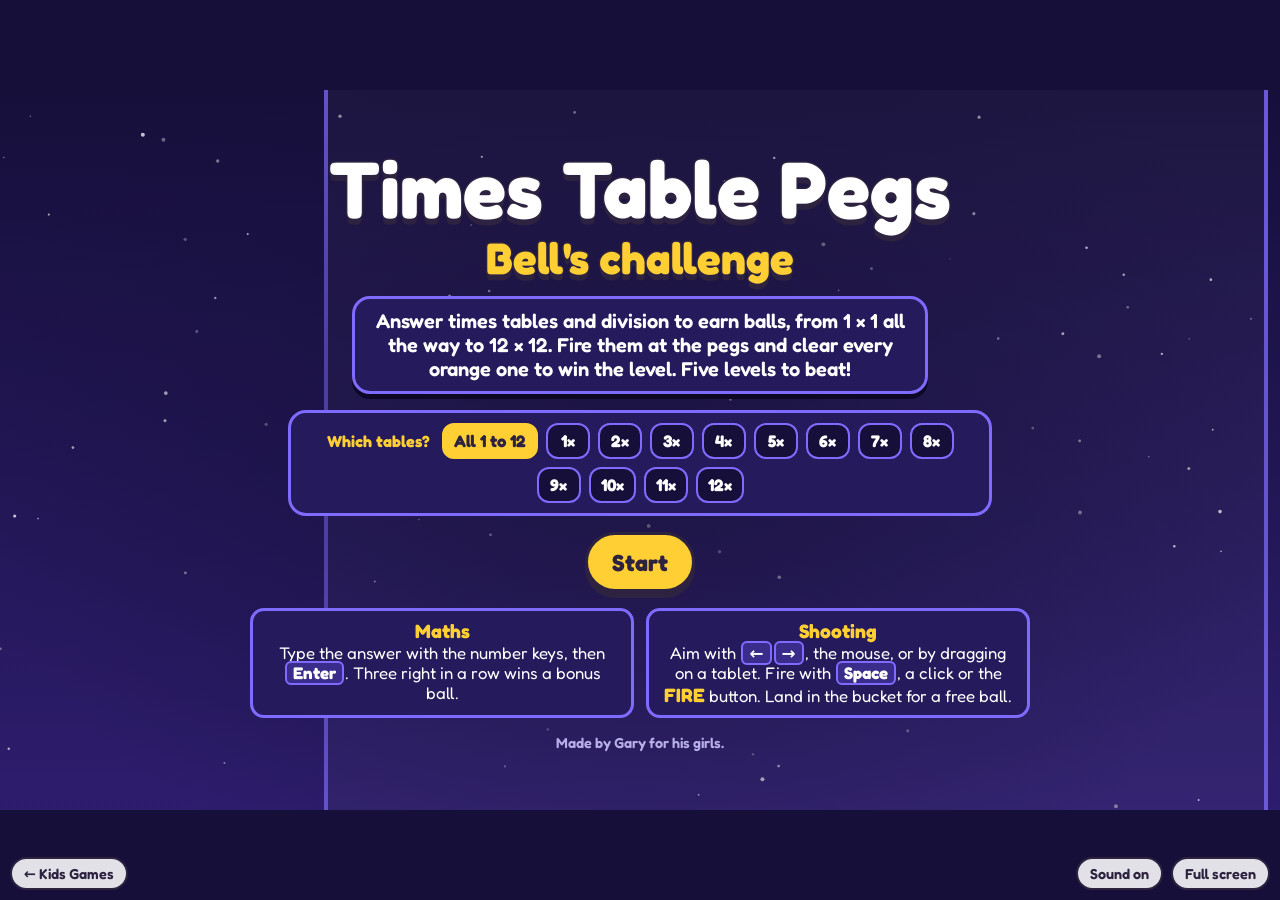
<file: pegs/index.html>
<!DOCTYPE html>
<html lang="en-GB">
<head>
<meta charset="UTF-8">
<link rel="icon" type="image/png" sizes="32x32" href="../icon-192.png">
<link rel="apple-touch-icon" sizes="180x180" href="../icon-192.png">
<meta name="viewport" content="width=device-width, initial-scale=1, viewport-fit=cover">
<title>Free Times Tables Game: All Tables 1 to 12, Plus Division</title>
<meta name="description" content="A free times tables game covering every table from 1 × 1 to 12 × 12, plus division. Earn balls, bounce them off glowing pegs. No adverts and no sign-up.">
<meta name="robots" content="index, follow">
<meta property="og:type" content="website">
<meta property="og:title" content="Times Table Pegs: a maths game I made for my daughter">
<meta property="og:description" content="Answer times tables to earn balls, then clear the glowing orange pegs.">
<meta property="og:image" content="https://garystow.co.uk/assets/play-preview.jpg">
<meta name="twitter:card" content="summary_large_image">
<link rel="manifest" href="../manifest.webmanifest">
<meta name="theme-color" content="#7c3aed">
<link rel="preconnect" href="https://fonts.googleapis.com">
<link rel="preconnect" href="https://fonts.gstatic.com" crossorigin>
<link rel="stylesheet" href="https://fonts.googleapis.com/css2?family=Fredoka:wght@400;600;700&display=swap">
<link rel="stylesheet" href="../shared.css?v=20261024c">
<style>
html,body{background:#160f3a}
.overlay{background:radial-gradient(ellipse at center,rgba(22,15,58,.75),rgba(22,15,58,.2) 75%)}
.sub{background:#241a5c;color:#fff;border-color:#7f6bff;box-shadow:0 5px 0 #0c0826}
.keys div{background:#241a5c;color:#fff;border-color:#7f6bff}
.keys b{color:#ffcf33 !important}
kbd{background:#3a2c8a;color:#fff;border-color:#7f6bff}
.made{color:#cfc8ff}
.tables{display:flex;flex-wrap:wrap;gap:8px;justify-content:center;align-items:center;max-width:44rem;background:#241a5c;border:3px solid #7f6bff;border-radius:18px;padding:10px 14px;color:#fff}
.tables b{color:#ffcf33;margin-right:4px}
.tables button{font:inherit;font-weight:700;font-size:1.05rem;min-width:44px;padding:6px 10px;border-radius:12px;border:2px solid #7f6bff;background:#160f3a;color:#fff;cursor:pointer}
.tables button[aria-pressed="true"]{background:#ffcf33;color:#2d2340;border-color:#ffcf33}
</style>
<script type="application/ld+json">
{"@context": "https://schema.org", "@type": ["VideoGame", "LearningResource"], "name": "Times Table Pegs", "url": "https://garystow.co.uk/kids-games/pegs/", "description": "A free times tables game covering every table from 1 × 1 to 12 × 12, plus division. Earn balls, bounce them off glowing pegs. No adverts and no sign-up.", "inLanguage": "en-GB", "isAccessibleForFree": true, "typicalAgeRange": "7-11", "learningResourceType": "Educational game", "teaches": ["Multiplication tables 1 to 12", "Division facts"], "gamePlatform": "Web browser", "playMode": ["SinglePlayer"], "author": {"@type": "Person", "name": "Gary Stow", "url": "https://garystow.co.uk/"}, "isPartOf": {"@type": "CollectionPage", "name": "Kids Games", "url": "https://garystow.co.uk/kids-games/"}, "educationalAlignment": {"@type": "AlignmentObject", "alignmentType": "educationalSubject", "targetName": "National curriculum in England: mathematics, multiplication and division", "targetUrl": "https://www.gov.uk/government/publications/national-curriculum-in-england-mathematics-programmes-of-study"}}
</script>
</head>
<body>
<canvas id="game" aria-label="Times Table Pegs game"></canvas>
<div id="menu" class="overlay">
  <h1 class="title">Times Table Pegs <span data-name="bell" data-suffix="'s challenge">Bell's challenge</span></h1>
  <p class="sub">Answer times tables and division to earn balls, from 1 × 1 all the way to 12 × 12. Fire them at the pegs and clear every orange one to win the level. Five levels to beat!</p>
  <div class="tables" id="tables" aria-label="Which times tables?"><b>Which tables?</b><button type="button" data-t="all">All 1 to 12</button></div>
  <div class="btns"><button class="go" id="start">Start</button></div>
  <div class="keys">
    <div><b>Maths</b>Type the answer with the number keys, then <kbd>Enter</kbd>. Three right in a row wins a bonus ball.</div>
    <div><b>Shooting</b>Aim with <kbd>←</kbd><kbd>→</kbd>, the mouse, or by dragging on a tablet. Fire with <kbd>Space</kbd>, a click or the <b style="display:inline;color:#ff9f1c">FIRE</b> button. Land in the bucket for a free ball.</div>
  </div>
  <p class="made" id="best"></p>
</div>
<div class="chrome left"><a href="../index.html">← Kids Games</a></div>
<div class="chrome right"><button id="mute" type="button">Sound on</button><button id="fs" type="button">Full screen</button></div>

<script src="../shared.js?v=20261024c"></script>
<script>KG.applyNames();</script>
<script>
"use strict";
/* Times Table Pegs: Bell answers times tables (and later division) to earn balls,
   then fires them at pegs. Clear all orange pegs to finish a level. Never a game over:
   if the balls run out, answering more questions brings more. Five levels, then a trophy. */
const { W, H, INK, rand, randInt, pick, shuffle, clamp, circ, ell, rr, poly, line, txt, star4, star5, sfx, speak } = KG;
const ctx = KG.stage(document.getElementById("game"));
KG.chrome();

const BX0 = 330, BX1 = 1262, LX = 796, LY = 52, PEG_R = 12, BALL_R = 10, G = 760, SPEED = 700, MAX_BALLS = 9;
// Every level uses the tables Bell picked (all 1 to 12 by default) with division mixed in.
// Later levels ask more division and lean on the trickier facts (6, 7, 8, 9, 11, 12).
const LEVELS = [
  { title: "Warm up", div: .2, hard: .2, layout: "rows" },
  { title: "Speeding up", div: .3, hard: .4, layout: "rings" },
  { title: "Division mix", div: .45, hard: .45, layout: "arches" },
  { title: "Tricky tables", div: .35, hard: .65, layout: "diamond" },
  { title: "Champion round", div: .5, hard: .6, layout: "spiral" }
];
const ALL_TABLES = [1, 2, 3, 4, 5, 6, 7, 8, 9, 10, 11, 12], HARD = [6, 7, 8, 9, 11, 12];
let TABLES = ALL_TABLES.slice();
try { const t = JSON.parse(localStorage.getItem("kg_pegs_tables") || "null"); if (Array.isArray(t) && t.length && t.every(n => ALL_TABLES.includes(n))) TABLES = t; } catch (e) {}
function tablesLabel() {
  if (TABLES.length === 12) return "every table from 1 to 12, and division";
  const t = TABLES.slice().sort((a, b) => a - b), last = t.pop();
  return (t.length ? t.join(", ") + " and " + last : String(last)) + (t.length ? " times tables" : " times table") + ", and division";
}
const levelName = n => `${LEVELS[n].title}: ${tablesLabel()}`;
const S = { screen: "title", level: 0, pegs: [], balls: 3, ball: null, aim: Math.PI / 2, score: 0, t: 0, q: null, input: "", streak: 0, retry: [], feedback: null, parts: [], pops: [],
  bucket: { x: 800, dir: 1 }, msg: null, shotHits: [], stuckT: 0, qStart: 0, cheer: 0, lastQ: "", stars: [] };
S.stars = Array.from({ length: 90 }, () => ({ x: rand(0, W), y: rand(0, H), r: rand(.6, 2), p: rand(0, 6) }));
let best = 0; try { best = +localStorage.getItem("kg_pegs_best") || 0; } catch (e) {}
document.getElementById("best").textContent = best ? `Best score on this computer: ${best}` : "Made by Gary for his girls.";

// ---------- peg layouts ----------
function layout(kind) {
  const pts = [], cx = (BX0 + BX1) / 2;
  if (kind === "rows") for (let r = 0; r < 7; r++) for (let c = 0; c < 12; c++) pts.push([BX0 + 60 + c * 72 + (r % 2) * 36, 170 + r * 62]);
  if (kind === "rings") { [[cx - 230, 330], [cx + 230, 330], [cx, 470]].forEach(([x, y]) => { for (let i = 0; i < 14; i++) { const a = i / 14 * Math.PI * 2; pts.push([x + Math.cos(a) * 105, y + Math.sin(a) * 105]); } for (let i = 0; i < 6; i++) { const a = i / 6 * Math.PI * 2; pts.push([x + Math.cos(a) * 48, y + Math.sin(a) * 48]); } });
    for (let c = 0; c < 11; c++) pts.push([BX0 + 70 + c * 80, 175]); }
  if (kind === "arches") for (let k = 0; k < 4; k++) for (let i = 0; i <= 16; i++) { const a = Math.PI + i / 16 * Math.PI; pts.push([cx + Math.cos(a) * (150 + k * 85), 600 + Math.sin(a) * (110 + k * 85)]); }
  if (kind === "diamond") for (let r = 0; r < 13; r++) { const n = 7 - Math.abs(6 - r); for (let c = 0; c < n * 2 - 1; c++) pts.push([cx + (c - (n - 1)) * 54, 165 + r * 36]); }
  if (kind === "spiral") { for (let i = 0; i < 70; i++) { const a = i * .42, rad = 30 + i * 3.6; pts.push([cx + Math.cos(a) * rad * 1.35, 390 + Math.sin(a) * rad * .95]); } }
  return pts.filter(([x, y]) => x > BX0 + 22 && x < BX1 - 22 && y > 140 && y < 640 && Math.hypot(x - LX, y - LY) > 110 && reachable(x, y))
    .filter((p, i, a) => a.findIndex(q => Math.hypot(q[0] - p[0], q[1] - p[1]) < PEG_R * 2.6) === i);
}
// every peg must be hittable straight from the cannon: trace every aim the cannon allows (bouncing off the side walls)
// and keep only pegs the ball can actually touch
const REACH = (() => {
  const cells = new Set(), C = 6, dt = 1 / 240;
  for (let a = .12; a <= Math.PI - .12; a += .006) {
    const b = { x: LX + Math.cos(a) * 46, y: LY + Math.sin(a) * 46, vx: Math.cos(a) * SPEED, vy: Math.sin(a) * SPEED };
    for (let i = 0; i < 900 && b.y < H; i++) {
      b.vy += G * dt; b.x += b.vx * dt; b.y += b.vy * dt;
      if (b.x < BX0 + BALL_R) { b.x = BX0 + BALL_R; b.vx = Math.abs(b.vx) * .9; }
      if (b.x > BX1 - BALL_R) { b.x = BX1 - BALL_R; b.vx = -Math.abs(b.vx) * .9; }
      cells.add(Math.round(b.x / C) + "," + Math.round(b.y / C));
    }
  }
  return { cells, C };
})();
function reachable(x, y) {
  const { cells, C } = REACH, r = Math.ceil((PEG_R + BALL_R - 7) / C), cx = Math.round(x / C), cy = Math.round(y / C);
  for (let i = -r; i <= r; i++) for (let j = -r; j <= r; j++) if (i * i + j * j <= r * r && cells.has((cx + i) + "," + (cy + j))) return true;
  return false;
}
function startLevel(n) {
  S.level = n; const L = LEVELS[n], pts = shuffle(layout(L.layout));
  const nOrange = Math.min(14 + n * 2, Math.floor(pts.length * .3));
  S.pegs = pts.map(([x, y], i) => ({ x, y, type: i < nOrange ? "orange" : i < nOrange + 2 ? "green" : "blue", lit: false, gone: false, pop: 0 }));
  S.ball = null; S.balls = Math.max(S.balls, 3); S.retry = []; S.screen = "play"; S.msg = { text: `Level ${n + 1}: ${L.title}`, t: 0, dur: 3 };
  newQuestion(); speak(`Level ${n + 1}. ${L.title}!`);
}

// ---------- questions ----------
function newQuestion() {
  const L = LEVELS[S.level];
  let q;
  if (S.retry.length && Math.random() < .5) q = S.retry.shift();
  else for (let g = 0; g < 20; g++) {
    const hardPool = TABLES.filter(n => HARD.includes(n));
    const a = hardPool.length && Math.random() < L.hard ? pick(hardPool) : pick(TABLES), b = randInt(1, 12);
    q = Math.random() < L.div ? { text: `${a * b} ÷ ${a}`, ans: b } : Math.random() < .5 ? { text: `${a} × ${b}`, ans: a * b } : { text: `${b} × ${a}`, ans: a * b };
    if (q.text !== S.lastQ) break;
  }
  S.q = q; S.lastQ = q.text; S.input = ""; S.qStart = S.t;
}
function submit() {
  if (S.screen !== "play" || !S.input || S.feedback && S.feedback.wait) return;
  const ok = +S.input === S.q.ans, fast = S.t - S.qStart < 4;
  if (ok) {
    S.streak++; S.score += fast ? 75 : 50; addBalls(1);
    let text = fast ? "Lightning fast!" : pick(["Correct!", "Brilliant!", "Spot on!", "Yes!"]);
    if (S.streak % 3 === 0) { addBalls(1); text = `${S.streak} in a row! Bonus ball!`; sfx.done(); } else sfx.pick();
    S.feedback = { ok: true, text, t: S.t }; S.cheer = S.t; newQuestion();
  } else {
    S.streak = 0; S.retry.push(S.q); sfx.boop();
    S.feedback = { ok: false, text: `${S.q.text} = ${S.q.ans}`, t: S.t, wait: true };
    setTimeout(() => { S.feedback.wait = false; newQuestion(); }, 2200);
  }
}
function addBalls(n) { S.balls = Math.min(MAX_BALLS, S.balls + n); }

// ---------- shooting & physics ----------
function fire() {
  if (S.screen !== "play" || S.ball || S.balls <= 0) return;
  S.balls--; S.shotHits = []; S.stuckT = 0;
  S.ball = { x: LX + Math.cos(S.aim) * 46, y: LY + Math.sin(S.aim) * 46, vx: Math.cos(S.aim) * SPEED, vy: Math.sin(S.aim) * SPEED };
  KG.tone(220, 0, .15, "sawtooth", .05);
}
function stepBall(b, dt, live) {
  b.vy += G * dt; b.x += b.vx * dt; b.y += b.vy * dt;
  if (b.x < BX0 + BALL_R) { b.x = BX0 + BALL_R; b.vx = Math.abs(b.vx) * .9; }
  if (b.x > BX1 - BALL_R) { b.x = BX1 - BALL_R; b.vx = -Math.abs(b.vx) * .9; }
  if (b.y < BALL_R) { b.y = BALL_R; b.vy = Math.abs(b.vy); }
  for (const p of S.pegs) {
    if (p.gone) continue;
    const dx = b.x - p.x, dy = b.y - p.y, d = Math.hypot(dx, dy), m = BALL_R + PEG_R;
    if (d < m && d > 0) {
      const nx = dx / d, ny = dy / d; b.x = p.x + nx * m; b.y = p.y + ny * m;
      const vn = b.vx * nx + b.vy * ny; if (vn < 0) { b.vx -= 1.78 * vn * nx; b.vy -= 1.78 * vn * ny; }
      if (!live) return true;
      if (!p.lit) { p.lit = true; S.shotHits.push(p); KG.tone(500 + S.shotHits.length * 45, 0, .12, "sine", .1);
        if (p.type === "green") { addBalls(1); popText("+1 ball!", p.x, p.y - 20, "#3ee07a"); } }
    }
  }
  return false;
}
function endShot() {
  const hits = S.shotHits, o = hits.filter(p => p.type === "orange").length, pts = hits.reduce((a, p) => a + (p.type === "orange" ? 100 : p.type === "green" ? 50 : 10), 0) * (hits.length >= 8 ? 2 : 1);
  S.score += pts;
  hits.forEach((p, i) => setTimeout(() => { p.gone = true; burst(p.x, p.y, 8, p.type === "orange" ? "#ffb347" : p.type === "green" ? "#3ee07a" : "#7fdcff"); }, i * 45));
  if (hits.length >= 8) { popText(`Super shot! Double points!`, 796, 300, "#ffcf33"); sfx.done(); S.cheer = S.t; }
  else if (o >= 3) { popText(`${o} orange pegs!`, 796, 300, "#ffb347"); S.cheer = S.t; }
  S.ball = null;
  setTimeout(() => {
    if (S.pegs.every(p => p.type !== "orange" || p.gone)) {
      sfx.win(); S.score += S.balls * 100;
      if (S.level >= LEVELS.length - 1) { S.screen = "end"; S.endT = S.t; saveBest(); speak(`You did it, ${KG.name("bell")}! You are the Times Table Pegs champion!`); KG.track("game_complete", { game_name: "pegs" }); }
      else { S.screen = "levelup"; S.endT = S.t; speak(`Level ${S.level + 1} complete! Brilliant, ${KG.name("bell")}!`); }
    }
  }, hits.length * 45 + 300);
}
function saveBest() { if (S.score > best) { best = S.score; try { localStorage.setItem("kg_pegs_best", best); } catch (e) {} } }
function burst(x, y, n, col) { for (let i = 0; i < n; i++) { const a = rand(0, 6.3), v = rand(60, 220); S.parts.push({ x, y, vx: Math.cos(a) * v, vy: Math.sin(a) * v, life: rand(.4, .9), col }); } }
function popText(text, x, y, col) { S.pops.push({ text, x, y, col, t: 0 }); }

// ---------- input ----------
const keys = new Set();
addEventListener("keydown", e => {
  if (["Space", "ArrowLeft", "ArrowRight", "ArrowUp", "ArrowDown", "Backspace", "Enter"].includes(e.code) && !e.target.closest("button,a")) e.preventDefault();
  keys.add(e.code);
  if (S.screen === "title") { if ((e.code === "Space" || e.code === "Enter") && !e.target.closest("button")) begin(); return; }
  if (S.screen === "levelup" && S.t - S.endT > 1.5 && (e.code === "Space" || e.code === "Enter")) return startLevel(S.level + 1);
  if (S.screen === "end" && S.t - S.endT > 1.5 && (e.code === "Space" || e.code === "Enter")) return begin();
  if (S.screen !== "play") return;
  const d = e.key;
  if (/^[0-9]$/.test(d)) { if (S.input.length < 3) S.input += d; return; }
  if (e.code === "Backspace") S.input = S.input.slice(0, -1);
  if (e.code === "Enter" || e.code === "NumpadEnter") submit();
  if (e.code === "Space") fire();
});
addEventListener("keyup", e => keys.delete(e.code));
const PAD = [["1", "2", "3"], ["4", "5", "6"], ["7", "8", "9"], ["⌫", "0", "OK"]], PADX = 40, PADY = 362, PADW = 76, PADH = 58;
const cvEl = document.getElementById("game");
// on-screen controls for tablets: hold the arrows to swing the cannon, press Fire to shoot
const CTRL = { left: { x: BX0 + 16, y: H - 140, w: 80, h: 60 }, right: { x: BX0 + 106, y: H - 140, w: 80, h: 60 }, fire: { x: BX1 - 176, y: H - 140, w: 160, h: 60 } };
const inBox = (w, b) => w.x > b.x && w.x < b.x + b.w && w.y > b.y && w.y < b.y + b.h;
const aimAt = w => { if (w.y > LY + 10) S.aim = clamp(Math.atan2(w.y - LY, w.x - LX), .12, Math.PI - .12); };
let dragging = false;
cvEl.addEventListener("pointermove", e => {
  const w = KG.toWorld(e); if (w.x <= BX0 || S.hold) return;
  if (e.pointerType === "mouse" || dragging) aimAt(w);   // a mouse aims as it moves; a finger aims while dragging
});
const stopHold = () => { S.hold = null; dragging = false; };
addEventListener("pointerup", stopHold); addEventListener("pointercancel", stopHold);
cvEl.addEventListener("pointerdown", e => {
  const w = KG.toWorld(e);
  if (S.screen === "levelup" && S.t - S.endT > 1.5) return startLevel(S.level + 1);
  if (S.screen === "end" && S.t - S.endT > 1.5) return begin();
  if (S.screen !== "play") return;
  for (let r = 0; r < 4; r++) for (let c = 0; c < 3; c++) {
    const x = PADX + c * (PADW + 10), y = PADY + r * (PADH + 10);
    if (w.x > x && w.x < x + PADW && w.y > y && w.y < y + PADH) { const k = PAD[r][c]; if (k === "OK") submit(); else if (k === "⌫") S.input = S.input.slice(0, -1); else if (S.input.length < 3) S.input += k; return; }
  }
  if (inBox(w, CTRL.left)) { S.hold = "left"; return; }
  if (inBox(w, CTRL.right)) { S.hold = "right"; return; }
  if (inBox(w, CTRL.fire)) { fire(); return; }
  if (w.x > BX0) { aimAt(w); if (e.pointerType === "mouse") fire(); else dragging = true; }   // a finger only aims; Fire shoots
});
function begin() { KG.unlockAudio(); document.getElementById("menu").hidden = true; S.score = 0; S.balls = 3; S.streak = 0; KG.track("game_start", { game_name: "pegs" }); startLevel(0); }
document.getElementById("start").onclick = e => { e.currentTarget.blur(); begin(); };
// pick the tables to practise: All, or tap individual tables on and off
(function tablePicker() {
  const box = document.getElementById("tables");
  ALL_TABLES.forEach(n => { const b = document.createElement("button"); b.type = "button"; b.dataset.t = n; b.textContent = n + "×"; box.appendChild(b); });
  const save = () => { try { localStorage.setItem("kg_pegs_tables", JSON.stringify(TABLES)); } catch (e) {} };
  const paint = () => box.querySelectorAll("button").forEach(b => b.setAttribute("aria-pressed", b.dataset.t === "all" ? TABLES.length === 12 : TABLES.length < 12 && TABLES.includes(+b.dataset.t)));
  box.addEventListener("click", e => {
    const b = e.target.closest("button"); if (!b) return; b.blur();
    if (b.dataset.t === "all") TABLES = ALL_TABLES.slice();
    else { const n = +b.dataset.t; if (TABLES.length === 12) TABLES = [n]; else if (TABLES.includes(n)) { TABLES = TABLES.filter(x => x !== n); if (!TABLES.length) TABLES = ALL_TABLES.slice(); } else TABLES.push(n); }
    save(); paint();
  });
  paint();
})();

// ---------- update ----------
function update(dt) {
  S.t += dt;
  S.parts.forEach(p => { p.x += p.vx * dt; p.y += p.vy * dt; p.vy += 300 * dt; p.life -= dt; }); S.parts = S.parts.filter(p => p.life > 0);
  S.pops.forEach(p => { p.t += dt; p.y -= 30 * dt; }); S.pops = S.pops.filter(p => p.t < 1.8);
  if (S.msg) { S.msg.t += dt; if (S.msg.t > S.msg.dur) S.msg = null; }
  if (S.screen !== "play") return;
  if (keys.has("ArrowLeft") || keys.has("KeyA") || S.hold === "left") S.aim = clamp(S.aim + 1.2 * dt, .12, Math.PI - .12);
  if (keys.has("ArrowRight") || keys.has("KeyD") || S.hold === "right") S.aim = clamp(S.aim - 1.2 * dt, .12, Math.PI - .12);
  const bk = S.bucket; bk.x += bk.dir * 190 * dt; if (bk.x > BX1 - 70) bk.dir = -1; if (bk.x < BX0 + 70) bk.dir = 1;
  const b = S.ball;
  if (b) {
    for (let i = 0; i < 6; i++) stepBall(b, dt / 6, true);
    if (Math.hypot(b.vx, b.vy) < 45) S.stuckT += dt; else S.stuckT = 0;
    if (S.stuckT > 1.2) { S.shotHits.forEach(p => { if (Math.hypot(p.x - b.x, p.y - b.y) < 40) p.gone = true; }); b.vy += 200; S.stuckT = 0; }
    if (b.y > H - 34 && b.y < H - 14 && Math.abs(b.x - bk.x) < 58) { addBalls(1); popText("Free ball!", bk.x, H - 70, "#ff7ad9"); sfx.done(); endShot(); }
    else if (b.y > H + 20) endShot();
  }
}

// ---------- drawing ----------
function drawBackground() {
  const g = ctx.createLinearGradient(0, 0, 0, H); g.addColorStop(0, "#160f3a"); g.addColorStop(1, "#33207a"); ctx.fillStyle = g; ctx.fillRect(0, 0, W, H);
  S.stars.forEach(s => { ctx.globalAlpha = .4 + .6 * Math.abs(Math.sin(S.t * 1.5 + s.p)); ctx.fillStyle = "#fff"; ctx.beginPath(); ctx.arc(s.x, s.y, s.r, 0, 7); ctx.fill(); }); ctx.globalAlpha = 1;
  rr(BX0 - 6, -10, BX1 - BX0 + 12, H + 20, 18, "rgba(255,255,255,.04)", 0);
  ctx.strokeStyle = "#7f6bff"; ctx.lineWidth = 4; ctx.beginPath(); ctx.moveTo(BX0 - 4, 0); ctx.lineTo(BX0 - 4, H); ctx.moveTo(BX1 + 4, 0); ctx.lineTo(BX1 + 4, H); ctx.stroke();
}
function glow(x, y, r, col, a = .35) { const g = ctx.createRadialGradient(x, y, 0, x, y, r); g.addColorStop(0, col); g.addColorStop(1, "rgba(0,0,0,0)"); ctx.globalAlpha = a; ctx.fillStyle = g; ctx.beginPath(); ctx.arc(x, y, r, 0, 7); ctx.fill(); ctx.globalAlpha = 1; }
const PEG_COL = { blue: "#4cc9ff", orange: "#ff9f1c", green: "#3ee07a" };
function drawPegs() {
  S.pegs.forEach(p => {
    if (p.gone) return;
    const col = PEG_COL[p.type];
    glow(p.x, p.y, p.lit ? 34 : 24, col, p.lit ? .8 : .35);
    circ(p.x, p.y, PEG_R, p.lit ? "#ffffff" : col, 2.5); circ(p.x - 4, p.y - 4, 3.5, "rgba(255,255,255,.7)", 0);
    if (p.type === "green" && !p.lit) txt("+", p.x, p.y + 6, 16, "#0b3d1f", "center");
  });
}
function drawControls() {
  const can = !S.ball && S.balls > 0;
  [["left", -1], ["right", 1]].forEach(([k, d]) => { const b = CTRL[k], on = S.hold === k;
    rr(b.x, b.y + 4, b.w, b.h, 16, "rgba(12,8,38,.8)", 0); rr(b.x, b.y + (on ? 3 : 0), b.w, b.h, 16, on ? "#7f6bff" : "#3a2c8a", 2.5);
    const cx = b.x + b.w / 2, cy = b.y + b.h / 2 + (on ? 3 : 0); poly([[cx + d * 16, cy], [cx - d * 10, cy - 16], [cx - d * 10, cy + 16]], "#ffffff", 2); });
  const f = CTRL.fire; rr(f.x, f.y + 4, f.w, f.h, 18, "rgba(12,8,38,.8)", 0); rr(f.x, f.y, f.w, f.h, 18, can ? "#ff9f1c" : "#5b4a8a", 2.5);
  txt("FIRE", f.x + f.w / 2, f.y + 45, 30, can ? "#2d2340" : "#a99fd0", "center", 700);
}
function drawLauncher() {
  // aiming dots (where the ball goes before it hits anything)
  if (!S.ball && S.balls > 0) {
    const b = { x: LX + Math.cos(S.aim) * 46, y: LY + Math.sin(S.aim) * 46, vx: Math.cos(S.aim) * SPEED, vy: Math.sin(S.aim) * SPEED };
    for (let i = 0; i < 42; i++) { const hit = stepBall(b, 1 / 60, false); if (i % 2 === 0) { ctx.globalAlpha = 1 - i / 46; circ(b.x, b.y, 3.5, "#ffffff", 0); } if (hit) break; }
    ctx.globalAlpha = 1;
  }
  ctx.save(); ctx.translate(LX, LY); ctx.rotate(S.aim - Math.PI / 2);
  rr(-14, 0, 28, 52, 8, "#a98bff", 3); rr(-17, 40, 34, 14, 6, "#ffcf33", 3); ctx.restore();
  circ(LX, LY, 30, "#7c3aed", 3); KG.star5(LX, LY, 16, "#ffcf33", 2);
}
function drawBall() { const b = S.ball; if (!b) return; glow(b.x, b.y, 26, "#ffffff", .5); circ(b.x, b.y, BALL_R, "#e8ecff", 2.5); circ(b.x - 3, b.y - 3, 3, "#fff", 0); }
function drawBucket() {
  const x = S.bucket.x, y = H - 26; glow(x, y, 70, "#ff7ad9", .3);
  poly([[x - 58, y - 12], [x + 58, y - 12], [x + 44, y + 22], [x - 44, y + 22]], "#ff7ad9"); line(x - 54, y - 4, x + 54, y - 4, "#ffd1f2", 3);
  txt("FREE BALL", x, y + 14, 14, "#4a0b3d", "center");
}
function drawPanel() {
  rr(14, 14, 300, H - 28, 20, "#241a5c", 3);
  txt(`Level ${S.level + 1} of 5`, 34, 52, 24, "#ffcf33");
  KG.wrap(levelName(S.level), 260, 16).forEach((l, i) => txt(l, 34, 76 + i * 20, 16, "#cfc8ff", "left", 600));
  // the question card
  const fb = S.feedback && S.t - S.feedback.t < 2.2 ? S.feedback : null;
  rr(30, 112, 268, 168, 16, fb && !fb.ok ? "#4a2a6a" : "#fff", 3);
  if (fb && !fb.ok) { txt("Nearly! It's", 164, 150, 22, "#ffd1f2", "center", 600); txt(fb.text, 164, 205, 44, "#ffcf33", "center"); txt("Try the next one", 164, 250, 18, "#cfc8ff", "center", 600); }
  else {
    txt(S.q ? S.q.text + " =" : "", 164, 178, 50, INK, "center");
    rr(84, 196, 160, 64, 14, "#f1ecff", 3);
    const caret = Math.floor(S.t * 2) % 2 ? "|" : "";
    txt(S.input + caret, 164, 244, 44, "#6d28d9", "center");
  }
  if (fb && fb.ok) txt(fb.text, 164, 312, 22, "#3ee07a", "center");
  else if (!fb) txt(S.balls === 0 && !S.ball ? "Answer to earn a ball!" : "Each right answer = 1 ball", 164, 312, 18, S.balls === 0 && !S.ball ? "#ffcf33" : "#cfc8ff", "center", 600);
  // streak lights
  for (let i = 0; i < 3; i++) circ(124 + i * 40, 338, 10, i < S.streak % 3 ? "#ffcf33" : "#3a2c8a", 2.5);
  // number pad
  for (let r = 0; r < 4; r++) for (let c = 0; c < 3; c++) {
    const x = PADX + c * (PADW + 10), y = PADY + r * (PADH + 10), k = PAD[r][c];
    rr(x, y, PADW, PADH, 12, k === "OK" ? "#3ee07a" : k === "⌫" ? "#ff9fb0" : "#ffffff", 3); txt(k, x + PADW / 2, y + 40, 28, INK, "center");
  }
  txt(`Score ${S.score}`, 34, 664, 26, "#fff");
  txt(best ? `Best ${best}` : "", 290, 664, 18, "#cfc8ff", "right", 600);
}
function drawTop() {
  // balls in hand next to the launcher
  rr(LX + 50, 18, 260, 40, 20, "rgba(36,26,92,.9)", 2.5);
  txt("Balls", LX + 64, 45, 17, "#fff", "left", 600);
  for (let i = 0; i < MAX_BALLS; i++) circ(LX + 120 + i * 20, 38, 7, i < S.balls ? "#e8ecff" : "#3a2c8a", 2);
  const left = S.pegs.filter(p => p.type === "orange" && !p.gone).length;
  rr(LX - 260, 18, 190, 40, 20, "rgba(36,26,92,.9)", 2.5); circ(LX - 238, 38, 9, "#ff9f1c", 2); txt(`${left} orange left`, LX - 222, 45, 18, "#fff", "left", 600);
}
function drawBell() {
  const p = KG.mkPlayer("bell"); p.face = 1; const cheer = S.t - S.cheer < 1.4;
  KG.drawKid(p, BX0 + 48, 136, .78, { wave: cheer, jump: cheer ? Math.abs(Math.sin(S.t * 9)) * 14 : 0, tag: false });
}
function drawFX() {
  S.parts.forEach(p => { ctx.globalAlpha = clamp(p.life * 2, 0, 1); star4(p.x, p.y, 6, p.col); }); ctx.globalAlpha = 1;
  S.pops.forEach(p => { ctx.globalAlpha = clamp(2 - p.t, 0, 1); txt(p.text, p.x, p.y, 30, p.col, "center", 700, 6); }); ctx.globalAlpha = 1;
  if (S.msg) { const k = Math.min(1, S.msg.t * 3, S.msg.dur - S.msg.t); ctx.globalAlpha = clamp(k, 0, 1); rr(BX0 + 160, 300, BX1 - BX0 - 320, 90, 45, "#7c3aed", 4); txt(S.msg.text, (BX0 + BX1) / 2, 358, 32, "#fff", "center", 700, 6); ctx.globalAlpha = 1; }
}
function drawOverlay(title, sub, foot) {
  ctx.fillStyle = "rgba(10,6,30,.7)"; ctx.fillRect(0, 0, W, H);
  txt(title, W / 2, 200, 72, "#ffcf33", "center", 700, 10); txt(sub, W / 2, 262, 32, "#fff", "center", 700, 6);
  const p = KG.mkPlayer("bell"); KG.drawKid(p, W / 2, 640, 1.75, { wave: true, jump: Math.abs(Math.sin(S.t * 5)) * 18, tag: false });
  for (let i = 0; i < 5; i++) star5(W / 2 - 200 + i * 100, 316 + Math.sin(S.t * 3 + i) * 6, 26, i <= S.level ? "#ffcf33" : "#3a2c8a");
  if (S.t - S.endT > 1.5) { ctx.globalAlpha = .75 + .25 * Math.sin(S.t * 4); txt(foot, W / 2, H - 30, 26, "#fff", "center", 600); ctx.globalAlpha = 1; }
  drawFX();
}
let last = performance.now();
function frame(now) {
  const dt = Math.min(.05, (now - last) / 1000); last = now; update(dt);
  KG.begin(null, "#160f3a", 0);
  drawBackground();
  if (S.screen !== "title") { drawPegs(); drawBucket(); drawLauncher(); drawBall(); drawBell(); drawTop(); drawPanel(); drawFX(); if (S.screen === "play") drawControls(); }
  if (S.screen === "levelup") drawOverlay(`Level ${S.level + 1} complete!`, `Score ${S.score}`, "Space, Enter or tap for the next level");
  if (S.screen === "end") drawOverlay("Times Table Champion!", `Final score ${S.score}${S.score >= best ? "  (new best!)" : ""}`, "Space or Enter to play again");
  KG.end(); requestAnimationFrame(frame);
}
(document.fonts && document.fonts.load ? document.fonts.load("700 20px Fredoka") : Promise.resolve()).catch(() => {}).then(() => requestAnimationFrame(frame));
window.PG = { S, startLevel, submit, fire, begin };
</script>
</body>
</html>
</file>
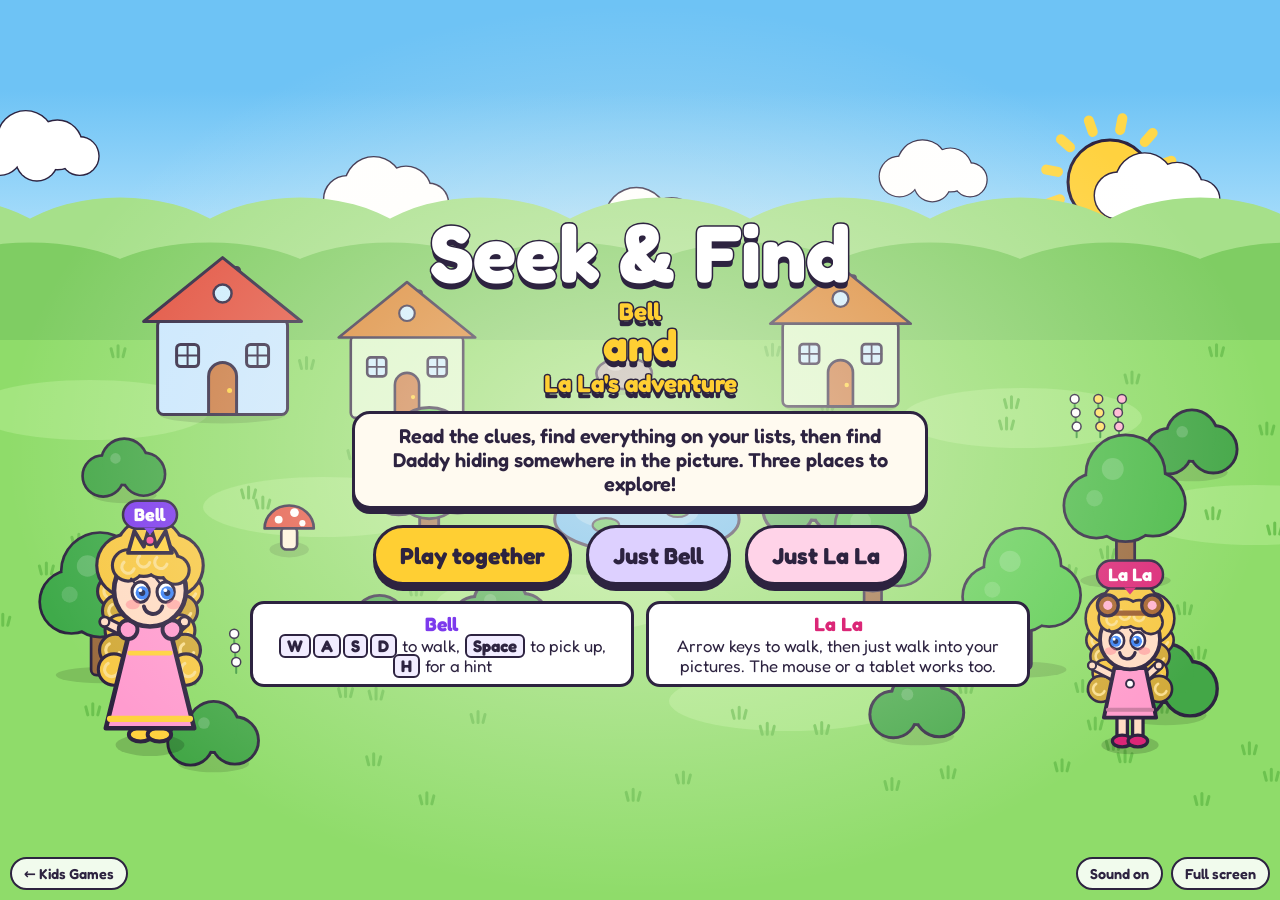
<file: seek/index.html>
<!DOCTYPE html>
<html lang="en-GB">
<head>
<meta charset="UTF-8">
<link rel="icon" type="image/png" sizes="32x32" href="../icon-192.png">
<link rel="apple-touch-icon" sizes="180x180" href="../icon-192.png">
<meta name="viewport" content="width=device-width, initial-scale=1, viewport-fit=cover">
<title>Seek &amp; Find: Co-op Learning Game for a 3 and 8 Year Old</title>
<meta name="description" content="A free co-op game for siblings of different ages. The older one reads clues and solves times tables, the younger one finds spoken pictures and counts.">
<meta name="robots" content="index, follow">
<meta property="og:type" content="website">
<meta property="og:title" content="Seek and Find: a co-op game I made for my kids">
<meta property="og:description" content="Two players, one keyboard. Read the clues, find everything, then find Daddy.">
<meta property="og:image" content="https://garystow.co.uk/assets/play-preview.jpg">
<meta name="twitter:card" content="summary_large_image">
<link rel="manifest" href="../manifest.webmanifest">
<meta name="theme-color" content="#7c3aed">
<link rel="preconnect" href="https://fonts.googleapis.com">
<link rel="preconnect" href="https://fonts.gstatic.com" crossorigin>
<link rel="stylesheet" href="https://fonts.googleapis.com/css2?family=Fredoka:wght@400;600;700&display=swap">
<link rel="stylesheet" href="../shared.css?v=20261024c">
<style>html,body{background:#8fdc6a}</style>
<script type="application/ld+json">
{"@context": "https://schema.org", "@type": ["VideoGame", "LearningResource"], "name": "Seek & Find", "url": "https://garystow.co.uk/kids-games/seek/", "description": "A free co-op game for siblings of different ages. The older one reads clues and solves times tables, the younger one finds spoken pictures and counts. No adverts.", "inLanguage": "en-GB", "isAccessibleForFree": true, "typicalAgeRange": "3-10", "learningResourceType": "Educational game", "teaches": ["Reading clues", "Times tables and division", "Colours", "Counting to three"], "gamePlatform": "Web browser", "playMode": ["CoOp", "SinglePlayer"], "author": {"@type": "Person", "name": "Gary Stow", "url": "https://garystow.co.uk/"}, "isPartOf": {"@type": "CollectionPage", "name": "Kids Games", "url": "https://garystow.co.uk/kids-games/"}}
</script>
</head>
<body>
<canvas id="game" aria-label="Seek and Find game"></canvas>

<div id="menu" class="overlay">
  <h1 class="title">Seek &amp; Find <span><span data-name="bell">Bell</span> and <span data-name="lala" data-suffix="'s adventure">La La's adventure</span></span></h1>
  <p class="sub">Read the clues, find everything on your lists, then find <span data-name="adult1">Daddy</span> hiding somewhere in the picture. Three places to explore!</p>
  <div class="btns">
    <button class="go" data-mode="together">Play together</button>
    <button class="b" data-mode="bell">Just <span data-name="bell">Bell</span></button>
    <button class="l" data-mode="lala">Just <span data-name="lala">La La</span></button>
  </div>
  <div class="keys">
    <div class="kb"><b data-name="bell">Bell</b><kbd>W</kbd><kbd>A</kbd><kbd>S</kbd><kbd>D</kbd> to walk, <kbd>Space</kbd> to pick up, <kbd>H</kbd> for a hint</div>
    <div class="kl"><b data-name="lala">La La</b>Arrow keys to walk, then just walk into your pictures. The mouse or a tablet works too.</div>
  </div>
</div>

<div class="rotate">Turn your tablet sideways for a bigger picture</div>
<div class="chrome left"><a href="../index.html">← Kids Games</a></div>
<div class="chrome right"><button id="mute" type="button">Sound on</button><button id="fs" type="button">Full screen</button></div>

<script src="../shared.js?v=20261024c"></script>
<script>KG.applyNames();</script>
<script>
"use strict";
/* Seek and Find: co-op find-it game for two on one keyboard.
   Bell (Year 4): clues to read, times tables and division to work out, colours to match.
   La La (age 3): big spoken pictures, counting to three, auto pick-up, no fail states.
   Three places per adventure, then it ends with a trophy. Nobody can lose. */
const { W, H, INK, rand, randInt, pick, shuffle, clamp, shade, circ, ell, rr, poly, line, cluster, txt, wrap, star4, bubble, sfx, speak } = KG;
const HORIZON = 250, ROUNDS = 3;
const FAM = KG.family(), NB = FAM.bell.name, NL = FAM.lala.name, ND = FAM.adult1.name;
const ctx = KG.stage(document.getElementById("game"));
KG.chrome();

// ---------- data ----------
const THEMES = [
  { name: "Sunny Meadow", sky: ["#6ec3f5", "#d4f1ff"], hills: ["#a6e08a", "#7fcd63"], ground: "#8fdc6a", patch: "#a3e57f", tree: "tree", leaf: ["#4cbb4a", "#5ccd52", "#3faa4a"], bush: "#43a747", extras: ["house", "house", "house", "rock", "mushroom"], decals: ["pond", "flowers", "flowers"], tuft: "#6cc24f" },
  { name: "Seaside", sky: ["#4fbdf2", "#dcf5ff"], sea: true, ground: "#f6dc98", patch: "#fbe7b4", tree: "palm", leaf: ["#3fae4f"], bush: "#5bb85a", extras: ["umbrella", "sandcastle", "hut", "rock", "umbrella", "sandcastle"], decals: ["pool", "shells"], tuft: "#e2c27a" },
  { name: "Snowy Village", sky: ["#8fbfe6", "#eaf5fc"], hills: ["#ffffff", "#e4eef7"], ground: "#f3f8fc", patch: "#ffffff", tree: "pine", leaf: ["#2f8f5b", "#3a9e66"], bush: "#3c8f58", extras: ["snowman", "house", "snowman", "rock", "house"], decals: ["ice", "ice"], tuft: "#d8e6f1", snowy: true }
];
const HOUSE_COLS = ["#ffe3a3", "#ffc9d6", "#c9e7ff", "#d9f7c9", "#f2d9ff"], ROOF_COLS = ["#e2513f", "#d9822b", "#5b7fd6", "#9a5ab8"];
const COLORS = { red: "#ef4444", blue: "#3b82f6", yellow: "#facc15", green: "#22c55e", pink: "#f472b6", purple: "#a855f7", orange: "#fb923c", black: "#4b4b57", brown: "#a0672a" };
const COLOURED = { apple: ["red", "green", "yellow"], balloon: ["red", "blue", "yellow", "green", "pink", "purple"], ball: ["red", "blue", "yellow", "green"], flower: ["red", "pink", "yellow", "blue", "purple"], fish: ["orange", "blue", "pink"], cat: ["orange", "black"], car: ["red", "blue", "yellow", "green"], butterfly: ["blue", "pink", "yellow", "purple"] };
const NOUN = { apple: ["apple", "apples"], balloon: ["balloon", "balloons"], ball: ["ball", "balls"], flower: ["flower", "flowers"], fish: ["fish", "fish"], cat: ["cat", "cats"], car: ["car", "cars"], butterfly: ["butterfly", "butterflies"], duck: ["duck", "ducks"], star: ["star", "stars"], cake: ["cupcake", "cupcakes"], teddy: ["teddy", "teddies"] };
const KIND_CLUE = { apple: "crunchy fruits", balloon: "things that float on a string", ball: "things you can kick", flower: "things that bees visit", fish: "things that swim", cat: "pets that purr", car: "things with four wheels", butterfly: "insects with patterned wings" };
const COLOUR_CLUE = { red: "the colour of strawberries", blue: "the colour of the sky", yellow: "the colour of the sun", green: "the colour of grass", pink: "the colour of candyfloss", purple: "the colour of grapes", orange: "the colour of carrots", black: "the colour of the night sky" };
const LALA_POOL = ["duck", "star", "cake", "teddy", "cat", "fish", "car", "balloon", "butterfly", "ball", "apple", "flower"];
const LALA_COL = { duck: "yellow", star: "yellow", cake: "pink", teddy: "brown", cat: "orange", fish: "orange", car: "red", balloon: "red", butterfly: "blue", ball: "red", apple: "red", flower: "pink" };
const NUMWORD = ["zero", "one", "two", "three", "four", "five"];
const FACTS = { 2: ["the number of wheels on a bike", "the number of legs on a duck"], 3: ["the number of sides on a triangle", "the number of wheels on a tricycle"], 4: ["the number of legs on a cat", "the number of corners on a square"] };

// a sum whose answer is n, harder each round (times tables and division like TT Rock Stars)
function mathsFor(n, r) {
  if (r === 1) return pick([() => { const d = randInt(2, 6); return `${n * d} ÷ ${d}`; }, () => { const a = randInt(n + 2, n + 9); return `${a} − ${a - n}`; }, () => n > 1 ? `half of ${n * 2}` : null]);
  if (r === 2) return pick([() => { const d = randInt(3, 10); return `${n * d} ÷ ${d}`; }, () => `${n * 10} ÷ 10`, () => FACTS[n] ? pick(FACTS[n]) : null, () => { const a = randInt(12, 25); return `${a} − ${a - n}`; }]);
  return pick([() => { const d = randInt(6, 12); return `${n * d} ÷ ${d}`; }, () => FACTS[n] ? pick(FACTS[n]) : null, () => { const d = randInt(4, 12); return `${n * d} ÷ ${d}`; }]);
}
function mathsText(n, r) { let s = null, g = 0; while (!s && g++ < 20) s = mathsFor(n, r)(); return s || String(n); }

const game = { screen: "title", mode: "together", round: 0, theme: THEMES[0], decor: [], decals: [], tufts: [], clouds: [], items: [], tasks: [], lala: [],
  players: [], phase: "hunt", gary: null, stars: 0, t: 0, phaseT: 0, msgs: [], parts: [], banner: null, lastBell: 0, lastLaLa: 0, lastLaLaSay: 0, bellHint: null,
  bellDone: false, lalaDone: false, winT: 0, introT: 0 };
const P = id => game.players.find(p => p.id === id);

// ---------- world ----------
const DECOR_SIZE = { tree: [62, 160], pine: [52, 165], palm: [60, 175], bush: [46, 62], house: [79, 160], mushroom: [28, 52], rock: [32, 36], umbrella: [58, 130], sandcastle: [46, 98], hut: [44, 130], snowman: [30, 145] };
function generateWorld() {
  const th = game.theme, occ = [{ x: 640, y: 655, r: 130 }];
  const free = (x, y, r) => occ.every(o => Math.hypot(o.x - x, (o.y - y) * 1.4) > o.r + r);
  const place = (r, y0, y1, x0 = 70, x1 = W - 70) => { for (let i = 0; i < 300; i++) { const x = rand(x0, x1), y = rand(y0, y1); if (free(x, y, r)) { occ.push({ x, y, r }); return { x, y }; } } return null; };
  game.decor = []; game.decals = []; game.items = [];
  const add = (type, pos, s) => { if (!pos) return; const [hw, h] = DECOR_SIZE[type]; game.decor.push({ type, x: pos.x, y: pos.y, s, hw: hw * s, h: h * s, col: pick(HOUSE_COLS), roof: pick(ROOF_COLS), leaf: pick(th.leaf), ph: Math.random() * 6 }); };
  th.decals.forEach(d => { const p = place(d === "pond" || d === "pool" ? 95 : 55, HORIZON + 60, H - 60); if (p) game.decals.push({ type: d, x: p.x, y: p.y, s: rand(.9, 1.15) }); });
  for (let i = 0; i < 4; i++) add(th.extras[i] === "mushroom" ? "house" : th.extras[i], place(85, HORIZON + 45, HORIZON + 125), rand(.85, 1));
  for (let i = 0; i < 5; i++) add(th.tree, place(72, HORIZON + 40, H - 130), rand(.8, 1.02));
  for (let i = 0; i < 8; i++) add("bush", place(55, HORIZON + 95, H - 30), rand(.85, 1.15));
  th.extras.slice(4).forEach(e => add(e, place(55, HORIZON + 120, H - 40), rand(.85, 1.05)));
  game.place = place;
  game.tufts = Array.from({ length: 70 }, () => ({ x: rand(0, W), y: rand(HORIZON + 15, H), k: Math.random() }));
  game.clouds = Array.from({ length: 5 }, (_, i) => ({ x: i * 280 + rand(0, 120), y: rand(40, 150), s: rand(.7, 1.15) }));
}
// is this spot covered by any scenery drawn in front of it (ignoring one host)?
function covered(x, y, s, host) {
  const iw = 22 * s, ih = 48 * s;
  return game.decor.some(d => d !== host && d.y >= y - 2 && x + iw > d.x - d.hw * .9 && x - iw < d.x + d.hw * .9 && y > d.y - d.h && y - ih < d.y);
}
function generateTasks() {
  const r = game.round, mode = game.mode;
  game.tasks = []; game.lala = [];
  if (mode !== "lala") {
    const n = 3, maxC = r === 1 ? 3 : 4;
    shuffle(Object.keys(COLOURED)).slice(0, n).forEach(kind => {
      const count = randInt(1, maxC), color = pick(COLOURED[kind]);
      game.tasks.push({ kind, color, count, got: 0, done: false, maths: mathsText(count, r), riddle: r >= 2, colourRiddle: r >= 3 && Math.random() < .7 });
    });
  }
  const used = game.tasks.map(t => t.kind);
  if (mode !== "bell") {
    const kinds = shuffle(LALA_POOL.filter(k => !used.includes(k)));
    const counts = r === 1 ? [1, 1, 1] : r === 2 ? [2, 1, 2] : [3, 2];
    counts.forEach((c, i) => game.lala.push({ kind: kinds[i], color: LALA_COL[kinds[i]], count: c, got: 0, items: [] }));
  }
  const lalaKinds = game.lala.map(t => t.kind);
  const hideP = r === 1 ? .35 : r === 2 ? .5 : .6;
  const hosts = game.decor.filter(d => ["bush", "rock", "sandcastle", "snowman", "mushroom", "hut", "house"].includes(d.type));
  const spots = [];
  const ok = (x, y, s, host) => x > 40 && x < W - 40 && y > HORIZON + 95 && y < H - 14 && spots.every(p => Math.hypot(p.x - x, p.y - y) > 52) && !covered(x, y, s, host)
    && game.players.every(p => Math.hypot(p.x - x, p.y - y) > 80);
  const placeItem = (it, canHide) => {
    let pos = null;
    if (canHide && Math.random() < hideP) for (let i = 0; i < 30 && !pos; i++) {
      const h = pick(hosts), side = Math.random() < .5 ? -1 : 1, x = h.x + side * (h.hw * .9 + 6), y = h.y - 7;
      if (ok(x, y, it.s, h)) pos = { x, y };   // peeks out beside the host, at least half showing
    }
    for (let i = 0; i < 400 && !pos; i++) { const x = rand(60, W - 60), y = rand(HORIZON + 100, H - 22); if (ok(x, y, it.s) && game.decor.every(d => Math.hypot(d.x - x, (d.y - y) * 1.5) > d.hw * .8 + 20)) pos = { x, y }; }
    if (!pos) for (let i = 0; i < 400 && !pos; i++) { const x = rand(60, W - 60), y = rand(HORIZON + 100, H - 22); if (!covered(x, y, it.s)) pos = { x, y }; }
    if (!pos) pos = { x: rand(100, W - 100), y: H - 30 };
    spots.push(pos); Object.assign(it, pos, { found: false, pop: 0, ph: Math.random() * 6 }); game.items.push(it);
  };
  game.lala.forEach(t => { for (let i = 0; i < t.count; i++) { const it = { kind: t.kind, color: t.color, s: 1.45, owner: "lala", task: t }; t.items.push(it); placeItem(it, false); } });
  game.tasks.forEach(t => { for (let i = 0; i < t.count; i++) placeItem({ kind: t.kind, color: t.color, s: 1, owner: "bell", task: t }, true); });
  if (mode !== "lala") {
    const clash = (k, c) => game.tasks.some(t => t.kind === k && t.color === c);
    const decoys = [];
    game.tasks.forEach(t => { const others = COLOURED[t.kind].filter(c => c !== t.color); for (let i = 0; i < randInt(1, 2) && others.length; i++) decoys.push([t.kind, pick(others)]); });
    const total = r === 1 ? 8 : r === 2 ? 10 : 12, kinds = Object.keys(COLOURED).filter(k => !lalaKinds.includes(k));
    let guard = 0;
    while (decoys.length < total && guard++ < 200) { const k = pick(kinds), c = pick(COLOURED[k]); if (!clash(k, c)) decoys.push([k, c]); }
    decoys.forEach(([k, c]) => placeItem({ kind: k, color: c, s: 1, owner: null }, true));
  }
}

function startGame(mode) {
  KG.unlockAudio();
  game.mode = mode; game.round = 0; game.stars = 0;
  document.getElementById("menu").hidden = true;
  KG.track("game_start", { game_name: "seek", game_mode: mode });
  nextRound();
}
function lalaLine(t) { return t.count === 1 ? `find the ${t.color} ${NOUN[t.kind][0]}` : `find ${NUMWORD[t.count]} ${NOUN[t.kind][1]}`; }
function nextRound() {
  if (game.round >= ROUNDS) { game.round = 0; game.stars = 0; }
  game.round++; game.theme = THEMES[(game.round - 1) % THEMES.length];
  game.players = game.mode === "together" ? [KG.mkPlayer("bell", { x: 570, y: 655 }), KG.mkPlayer("lala", { x: 710, y: 655, face: -1 })] : [KG.mkPlayer(game.mode, { x: 640, y: 655 })];
  generateWorld(); generateTasks();
  Object.assign(game, { screen: "play", phase: "hunt", phaseT: 0, gary: null, msgs: [], bellDone: game.mode === "lala", lalaDone: game.mode === "bell", lastBell: game.t, lastLaLa: game.t, lastLaLaSay: game.t, bellHint: null, introT: game.t, parts: [] });
  banner(`${game.theme.name}!`);
  const l = game.lala[0] ? `${NL}, can you ${lalaLine(game.lala[0])}?` : "";
  speak(game.mode === "together" ? `${game.theme.name}! ${NB}, read your clues. ${l}` : game.mode === "bell" ? `${game.theme.name}! ${NB}, read your clues and find everything.` : `${game.theme.name}! ${l}`);
}

// ---------- input ----------
const keys = new Set();
const BELL = { up: ["KeyW"], down: ["KeyS"], left: ["KeyA"], right: ["KeyD"], act: ["Space", "KeyE", "KeyF", "KeyQ"] };
const LALA = { up: ["ArrowUp", "Numpad8"], down: ["ArrowDown", "Numpad2"], left: ["ArrowLeft", "Numpad4"], right: ["ArrowRight", "Numpad6"], act: ["Enter", "NumpadEnter", "ShiftRight", "ControlRight", "Slash", "Period", "Comma", "Numpad5", "Numpad0"] };
const GAME_KEYS = new Set([...Object.values(BELL).flat(), ...Object.values(LALA).flat()]);
const SOLO = { up: [...BELL.up, ...LALA.up], down: [...BELL.down, ...LALA.down], left: [...BELL.left, ...LALA.left], right: [...BELL.right, ...LALA.right], act: [...BELL.act, ...LALA.act] };
const mapFor = p => game.mode !== "together" ? SOLO : p.id === "bell" ? BELL : LALA;
addEventListener("keydown", e => {
  if (GAME_KEYS.has(e.code) && !e.target.closest("button,a")) e.preventDefault();
  if (!keys.has(e.code)) onPress(e.code);
  keys.add(e.code);
});
addEventListener("keyup", e => keys.delete(e.code));
addEventListener("blur", () => keys.clear());
function onPress(code) {
  if (game.screen === "title") {
    if (document.activeElement && document.activeElement.tagName === "BUTTON") return;
    if (code === "Space" || code === "Enter" || code === "Digit1") startGame("together"); else if (code === "Digit2") startGame("bell"); else if (code === "Digit3") startGame("lala");
    return;
  }
  if (game.screen === "win" || game.screen === "end") {
    if ((code === "Space" || code === "Enter") && game.t - game.winT > 1.5) nextRound();
    if (code === "Escape" && game.screen === "end") location.href = "../index.html";
    return;
  }
  if (code === "KeyH" && P("bell")) giveBellHint();
  game.players.forEach(p => { if (mapFor(p).act.includes(code)) act(p); });
}
const padPrev = {};
function pollPads() {
  const pads = navigator.getGamepads ? [...navigator.getGamepads()].filter(Boolean) : [];
  pads.forEach((pd, i) => {
    const b = n => pd.buttons[n] && pd.buttons[n].pressed;
    const dx = (Math.abs(pd.axes[0] || 0) > .3 ? pd.axes[0] : 0) + (b(15) ? 1 : 0) - (b(14) ? 1 : 0);
    const dy = (Math.abs(pd.axes[1] || 0) > .3 ? pd.axes[1] : 0) + (b(13) ? 1 : 0) - (b(12) ? 1 : 0);
    const a = b(0) || b(1) || b(2) || b(3), fresh = a && !padPrev[i]; padPrev[i] = a;
    if (game.screen === "title" && fresh) return startGame("together");
    if ((game.screen === "win" || game.screen === "end") && fresh && game.t - game.winT > 1.5) return nextRound();
    if (game.screen !== "play") return;
    const p = game.mode === "together" ? game.players[i] : game.players[0];
    if (!p) return; p.pad = { dx, dy }; if (fresh) act(p);
  });
}
document.getElementById("game").addEventListener("pointerdown", e => {
  if (game.screen === "win" || game.screen === "end") { if (game.t - game.winT > 1.5) nextRound(); return; }
  if (game.screen !== "play") return;
  const w = KG.toWorld(e), p = game.mode === "bell" ? P("bell") : P("lala");
  if (!p) return;
  p.target = { x: clamp(w.x, 40, W - 40), y: clamp(w.y + 20, HORIZON + 40, H - 12) }; p.actOnArrive = true;
});

// ---------- gameplay ----------
const itemCentre = it => ({ x: it.x, y: it.y - 22 * it.s });
function nearestItem(p, r, f) { let best = null, bd = r; game.items.forEach(it => { if (!f(it)) return; const c = itemCentre(it), d = Math.hypot(c.x - p.x, c.y - (p.y - 22)); if (d < bd) { bd = d; best = it; } }); return best; }
function say(p, text) { game.msgs = game.msgs.filter(m => m.p !== p); game.msgs.push({ p, text, t: 0, dur: 2.8 }); }
function banner(text) { game.banner = { text, t: 0 }; }
function burst(x, y, n, cols, kind = "spark") { for (let i = 0; i < n; i++) { const a = Math.random() * Math.PI * 2, v = rand(90, 300); game.parts.push({ x, y, vx: Math.cos(a) * v, vy: Math.sin(a) * v - 120, life: rand(.6, 1.2), max: 1.2, col: pick(cols), kind, rot: Math.random() * 6 }); } }

function act(p) {
  if (game.screen !== "play") return;
  if (game.phase === "gary") return tryGary(p, 95);
  if (game.phase !== "hunt") return;
  if (p.id === "bell") bellTry(p); else lalaTry(p, 95);
}
function collect(it) {
  it.found = true; it.pop = .001; game.stars++;
  const c = itemCentre(it); burst(c.x, c.y, 18, ["#ffd23f", "#ffffff", COLORS[it.color] || "#ff7ab6"]); sfx.pick();
}
function bellTry(p) {
  const it = nearestItem(p, 75, i => !i.found);
  if (!it) return;
  if (it.owner === "lala") { say(p, game.mode === "together" ? `That one's for ${NL}!` : "Not on your list!"); sfx.boop(); return; }
  const task = game.tasks.find(t => !t.done && t.kind === it.kind && t.color === it.color);
  if (task) {
    collect(it); task.got++; game.lastBell = game.t; game.bellHint = null;
    if (task.got >= task.count) { task.done = true; sfx.done(); say(p, `That's all ${task.count}!`); } else say(p, `${task.got}!`);
    return checkDone();
  }
  const want = game.tasks.find(t => !t.done && t.kind === it.kind);
  if (want) say(p, want.colourRiddle ? "Right thing, wrong colour!" : `That one is ${it.color}. Find ${want.color}!`);
  else if (game.tasks.some(t => t.kind === it.kind)) say(p, "You've got enough of those!");
  else say(p, "Not that one. Read the clues again!");
  sfx.boop();
}
function lalaTry(p, r) {
  const it = nearestItem(p, r, i => !i.found && i.owner === "lala");
  if (!it) return;
  collect(it); game.lastLaLa = game.t; const t = it.task; t.got++;
  const next = game.lala.find(x => x.got < x.count);
  let line1 = t.count > 1 ? `${NUMWORD[t.got].replace(/^./, c => c.toUpperCase())}!` : `Yay! The ${t.color} ${NOUN[t.kind][0]}!`;
  if (t.count > 1 && t.got === t.count) line1 += ` ${NUMWORD[t.count].replace(/^./, c => c.toUpperCase())} ${NOUN[t.kind][1]}!`;
  if (next && next !== t) line1 += ` Now ${lalaLine(next)}!`;
  speak(line1); game.lastLaLaSay = game.t; say(p, t.count > 1 ? `${t.got}!` : "Yay!");
  checkDone();
}
function checkDone() {
  const bDone = game.mode === "lala" || game.tasks.every(t => t.done);
  const lDone = game.mode === "bell" || game.lala.every(t => t.got >= t.count);
  if (bDone && !game.bellDone) { game.bellDone = true; if (!lDone) speak(`Brilliant, ${NB}! Your clues are solved. Can you help ${NL}?`); }
  if (lDone && !game.lalaDone) { game.lalaDone = true; sfx.done(); if (!bDone) speak(`Well done ${NL}! You found them all!`); }
  if (bDone && lDone && game.phase === "hunt") { game.phase = "wait"; game.phaseT = 0; }
}
function giveBellHint() {
  if (game.phase !== "hunt" || game.bellDone) return;
  const need = game.items.filter(it => !it.found && it.owner === "bell" && !it.task.done);
  if (need.length) { game.bellHint = { item: pick(need), until: game.t + 4 }; game.lastBell = game.t; }
}
function startGary() {
  const hosts = game.decor.filter(d => ["house", "hut", "bush", "snowman", "sandcastle"].includes(d.type) && d.y > HORIZON + 60);
  const far = hosts.filter(h => game.players.every(p => Math.hypot(h.x - p.x, h.y - p.y) > 260));
  const host = pick(far.length ? far : hosts);
  const side = host.x < 200 ? 1 : host.x > W - 200 ? -1 : (Math.random() < .5 ? -1 : 1);
  game.gary = { host, side, t: 0, found: false, lastGiggle: game.t };
  game.phase = "gary"; game.phaseT = 0;
  banner(`Now find ${ND}!`); speak(`Everything's found! Now find ${ND}. ${ND} is hiding!`);
}
function garyPeek() { const g = game.gary; if (!g) return 0; const c = (g.t % 4.2) / 4.2; return c < .55 ? 1 : c < .7 ? 1 - (c - .55) / .15 : c < .85 ? 0 : (c - .85) / .15; }
function garyPos() {
  const g = game.gary, h = g.host, peek = garyPeek();
  if (h.type !== "house") return { x: h.x + g.side * h.hw * .3, y: h.y - 6, dy: Math.max(0, 126 - h.h - 42) + (1 - peek) * 58 };
  return { x: h.x + g.side * (h.hw * .55 + peek * 34), y: h.y - 6, dy: 0 };
}
function tryGary(p, r) {
  const g = game.gary; if (!g || g.found) return;
  const gp = garyPos();
  if (Math.hypot(gp.x - p.x, (gp.y - 50) - (p.y - 40)) < r || Math.hypot(g.host.x - p.x, g.host.y - p.y) < g.host.hw + 30) {
    g.found = true; game.phase = "found"; game.phaseT = 0; game.stars += 5; g.jumpFrom = { x: gp.x };
    sfx.win(); burst(gp.x, gp.y - 80, 70, ["#ffd23f", "#ff7ab6", "#7cc6ff", "#8be38b", "#b18cff"], "confetti");
    speak(`You found me! Well done ${names()}!`, 1.0);
  }
}
const names = () => game.mode === "together" ? `${NB} and ${NL}` : game.mode === "bell" ? NB : NL;

// ---------- update ----------
function update(dt) {
  game.t += dt;
  game.clouds.forEach(c => { c.x += 10 * dt * c.s; if (c.x > W + 160) c.x = -160; });
  game.parts.forEach(q => { q.x += q.vx * dt; q.y += q.vy * dt; q.vy += (q.kind === "confetti" ? 260 : 420) * dt; q.vx *= .99; q.life -= dt; q.rot += dt * 6; });
  game.parts = game.parts.filter(q => q.life > 0);
  game.msgs.forEach(m => m.t += dt); game.msgs = game.msgs.filter(m => m.t < m.dur);
  if (game.banner) { game.banner.t += dt; if (game.banner.t > 2.6) game.banner = null; }
  game.items.forEach(it => { if (it.pop) it.pop += dt * 2.2; });
  if (game.screen !== "play") return;
  game.phaseT += dt;
  pollPads();
  game.players.forEach(p => {
    const m = mapFor(p), k = a => m[a].some(c => keys.has(c)) ? 1 : 0;
    let dx = k("right") - k("left"), dy = k("down") - k("up");
    if (p.pad) { dx += p.pad.dx; dy += p.pad.dy; }
    if (dx || dy) { p.target = null; p.actOnArrive = false; }
    else if (p.target) {
      const vx = p.target.x - p.x, vy = p.target.y - p.y, d = Math.hypot(vx, vy);
      if (d < 10) { const a = p.actOnArrive; p.target = null; p.actOnArrive = false; if (a) act(p); } else { dx = vx / d; dy = vy / d; }
    }
    const mag = Math.hypot(dx, dy); if (mag > 1) { dx /= mag; dy /= mag; }
    const sp = p.id === "bell" ? 340 : 300;
    p.x = clamp(p.x + dx * sp * dt, 40, W - 40); p.y = clamp(p.y + dy * sp * dt * .85, HORIZON + 45, H - 12);
    p.moving = mag > .1; if (p.moving) { p.walk += dt * 11; if (Math.abs(dx) > .2) p.face = dx > 0 ? 1 : -1; }
    if (p.id === "lala" && game.phase === "hunt") lalaTry(p, 62);
    if (game.phase === "gary") tryGary(p, 62);
  });
  if (game.phase === "hunt" && !game.lalaDone) {
    const next = game.lala.find(t => t.got < t.count);
    if (next && game.t - game.lastLaLaSay > 13 && game.t - game.introT > 6) { speak(`${NL}, ${lalaLine(next)}!`); game.lastLaLaSay = game.t; }
  }
  if (game.phase === "hunt" && !game.bellDone && !game.bellHint && game.t - game.lastBell > 30) giveBellHint();
  if (game.bellHint && game.t > game.bellHint.until) game.bellHint = null;
  if (game.phase === "wait" && game.phaseT > 1.6) startGary();
  if (game.phase === "gary") { const g = game.gary; g.t += dt; if (game.t - g.lastGiggle > 10) { g.lastGiggle = game.t; sfx.giggle(); g.giggleT = game.t; } }
  if (game.phase === "found" && game.phaseT > 2.8) {
    game.screen = game.round >= ROUNDS ? "end" : "win"; game.winT = game.t; game.parts = [];
    burst(W / 2, 260, game.screen === "end" ? 200 : 120, ["#ffd23f", "#ff7ab6", "#7cc6ff", "#8be38b", "#b18cff"], "confetti");
    if (game.screen === "end") { sfx.win(); speak(`Adventure complete! Amazing teamwork, ${names()}!`); KG.track("game_complete", { game_name: "seek", game_mode: game.mode }); }
  }
}

// ---------- items ----------
function drawItem(kind, color, x, y, s, t = 0, ph = 0) {
  const c = COLORS[color] || "#ff7ab6", d = shade(c, -.25), l = shade(c, .5);
  ctx.save(); ctx.translate(x, y); ctx.scale(s, s); ctx.lineJoin = "round"; ctx.lineCap = "round";
  switch (kind) {
    case "apple": line(0, -33, 3, -42, "#7a4a22", 4); ell(9, -40, 8, 4, "#4cbb4a", 2.5, -.5); ell(0, -18, 18, 16, c); ell(-7, -24, 4, 6, "rgba(255,255,255,.6)", 0); break;
    case "balloon": { const b = Math.sin(t * 2 + ph) * 3; ctx.translate(0, b);
      ctx.beginPath(); ctx.moveTo(0, -24); ctx.quadraticCurveTo(-6, -14, 0, -8); ctx.quadraticCurveTo(6, -2, 0, 4); ctx.strokeStyle = INK; ctx.lineWidth = 2; ctx.stroke();
      poly([[-4, -22], [4, -22], [0, -27]], d, 2); ell(0, -44, 16, 19, c); ell(-6, -50, 4, 7, "rgba(255,255,255,.6)", 0); break; }
    case "ball": circ(0, -17, 17, c); ctx.save(); ctx.beginPath(); ctx.arc(0, -17, 15.5, 0, Math.PI * 2); ctx.clip(); ell(0, -17, 18, 5, "#fff", 0); ctx.restore(); circ(0, -17, 17, null); ell(-7, -24, 3.5, 5, "rgba(255,255,255,.7)", 0); break;
    case "flower": line(0, 0, 0, -26, "#3f9a3f", 4); ell(-8, -10, 7, 3.5, "#4cbb4a", 2, -.6);
      for (let i = 0; i < 5; i++) { const a = i / 5 * Math.PI * 2 - Math.PI / 2; circ(Math.cos(a) * 9, -34 + Math.sin(a) * 9, 7.5, c, 2.5); }
      circ(0, -34, 5.5, color === "yellow" ? "#f97316" : "#ffd23f", 2.5); break;
    case "fish": ell(0, -3, 26, 6, "rgba(80,170,240,.45)", 0); poly([[-14, -14], [-30, -25], [-30, -3]], d); ell(0, -14, 19, 12, c); poly([[-2, -25], [8, -25], [2, -32]], d, 2.5); circ(9, -17, 4.5, "#fff", 2); circ(10, -17, 2, INK, 0); break;
    case "cat": { const cc = color === "black" ? "#3d3d48" : c;
      ctx.beginPath(); ctx.moveTo(12, -6); ctx.quadraticCurveTo(30, -10, 22, -26); ctx.strokeStyle = INK; ctx.lineWidth = 9; ctx.stroke(); ctx.strokeStyle = cc; ctx.lineWidth = 4; ctx.stroke();
      ell(0, -15, 14, 15, cc); poly([[-11, -42], [-11, -56], [-2, -46]], cc, 2.5); poly([[11, -42], [11, -56], [2, -46]], cc, 2.5); circ(0, -38, 13, cc);
      const eye = color === "black" ? "#ffd23f" : INK; circ(-5, -40, 2.4, eye, 0); circ(5, -40, 2.4, eye, 0); poly([[-2, -35], [2, -35], [0, -33]], "#ff9fb0", 1.5);
      line(-14, -35, -22, -37, color === "black" ? "#ddd" : INK, 1.5); line(14, -35, 22, -37, color === "black" ? "#ddd" : INK, 1.5); break; }
    case "car": rr(-26, -26, 52, 18, 8, c); rr(-14, -40, 28, 16, 7, c); rr(-10, -37, 9, 10, 3, "#cdeeff", 2); rr(1, -37, 9, 10, 3, "#cdeeff", 2);
      circ(-14, -8, 8, "#3a3a46"); circ(14, -8, 8, "#3a3a46"); circ(-14, -8, 3, "#cfcfd6", 0); circ(14, -8, 3, "#cfcfd6", 0); circ(23, -20, 3, "#fff3a0", 1.5); break;
    case "butterfly": { const h = 10 + Math.sin(t * 3 + ph) * 4, f = .55 + .45 * Math.abs(Math.sin(t * 9 + ph));
      ell(0, -2, 12, 4, "rgba(0,0,0,.12)", 0); ctx.translate(0, -h);
      ctx.save(); ctx.scale(f, 1); ell(-12, -30, 12, 10, c, 2.5, -.3); ell(12, -30, 12, 10, c, 2.5, .3); ell(-9, -17, 8, 7, l, 2.5, .3); ell(9, -17, 8, 7, l, 2.5, -.3); ctx.restore();
      ell(0, -24, 3.5, 13, INK, 0); line(-1, -36, -6, -44, INK, 2); line(1, -36, 6, -44, INK, 2); break; }
    case "duck": ell(0, -15, 19, 13, "#ffd93b"); circ(11, -32, 10.5, "#ffd93b"); ell(22, -30, 7, 4, "#ff8a1f", 2.5); ell(-3, -16, 9, 6, "#ffe98a", 2); circ(13, -34, 2.3, INK, 0); break;
    case "star": { ctx.translate(0, -22); ctx.rotate(Math.sin(t * 1.5 + ph) * .15); KG.star5(0, 0, 21, "#ffd23f"); ell(-5, -6, 3, 5, "rgba(255,255,255,.7)", 0); break; }
    case "cake": poly([[-15, -18], [15, -18], [11, 0], [-11, 0]], "#ffb86b"); line(-5, -16, -4, -2, "#d98a3a", 2); line(5, -16, 4, -2, "#d98a3a", 2);
      cluster([[-9, -22, 9], [9, -22, 9], [0, -29, 11]], "#ff9fcf", 2.5); circ(0, -41, 5, "#ef4444", 2.5); line(0, -46, 3, -51, "#3f9a3f", 2); break;
    case "teddy": { const b = "#b97a3d", m = "#e8c79a";
      circ(-10, -46, 6, b, 2.5); circ(10, -46, 6, b, 2.5); ell(0, -15, 15, 15, b); ell(-15, -18, 5, 8, b, 2.5, .4); ell(15, -18, 5, 8, b, 2.5, -.4);
      ell(0, -12, 8, 8, m, 0); circ(0, -36, 13, b); ell(0, -32, 6, 4.5, m, 0); circ(0, -33, 2, INK, 0); circ(-5, -39, 2, INK, 0); circ(5, -39, 2, INK, 0); break; }
  }
  ctx.restore();
}

// ---------- scenery ----------
function drawSky() {
  const th = game.theme, g = ctx.createLinearGradient(0, 0, 0, HORIZON);
  g.addColorStop(0, th.sky[0]); g.addColorStop(1, th.sky[1]); ctx.fillStyle = g; ctx.fillRect(0, 0, W, HORIZON + 2);
  ctx.save(); ctx.translate(1110, 92); ctx.rotate(game.t * .15);
  for (let i = 0; i < 12; i++) { ctx.rotate(Math.PI / 6); rr(48, -5, 22, 10, 5, th.snowy ? "#fff2b8" : "#ffd84a", 0); }
  ctx.restore(); circ(1110, 92, 42, th.snowy ? "#fff6c9" : "#ffd23f");
  game.clouds.forEach(c => { ctx.save(); ctx.translate(c.x, c.y); ctx.scale(c.s, c.s); cluster([[-40, 0, 24], [-12, -14, 30], [22, -8, 26], [46, 4, 20], [0, 8, 22]], "#fff", 1.5); ctx.restore(); });
  if (th.sea) {
    ctx.fillStyle = "#2fa3e0"; ctx.fillRect(0, 175, W, HORIZON - 175 + 4); ctx.fillStyle = "#58bdf0"; ctx.fillRect(0, 175, W, 14);
    for (let i = 0; i < 14; i++) { const x = (i * 97 + game.t * 18) % (W + 60) - 30, y = 200 + (i % 3) * 16; ctx.beginPath(); ctx.arc(x, y, 9, Math.PI * 1.1, Math.PI * 1.9); ctx.strokeStyle = "#bfe8ff"; ctx.lineWidth = 3; ctx.stroke(); }
    ctx.fillStyle = "#fff"; for (let x = 0; x < W; x += 40) { ctx.beginPath(); ctx.arc(x + Math.sin(game.t * 2 + x) * 4, HORIZON + 2, 14, Math.PI, 0); ctx.fill(); }
  } else {
    [[th.hills[0], 175, 90], [th.hills[1], 205, 70]].forEach(([col, base, r], li) => {
      ctx.beginPath(); ctx.moveTo(0, HORIZON + 5);
      for (let x = -60; x <= W + 120; x += 180) ctx.ellipse(x + li * 90, base + r * .25, 140, r, 0, Math.PI, 0);
      ctx.lineTo(W, HORIZON + 5); ctx.closePath(); ctx.fillStyle = col; ctx.fill();
    });
  }
}
function drawGround() {
  const th = game.theme;
  ctx.fillStyle = th.ground; ctx.fillRect(0, HORIZON, W, H - HORIZON);
  ctx.fillStyle = th.patch; for (let i = 0; i < 6; i++) { ctx.beginPath(); ctx.ellipse((i * 233 + 90) % W, HORIZON + 70 + (i * 97) % (H - HORIZON - 90), 120, 30, 0, 0, Math.PI * 2); ctx.fill(); }
  game.tufts.forEach(t => {
    if (th.sea) { if (t.k < .3) ell(t.x, t.y, 4, 3, "#f3a6b8", 1.5); else if (t.k < .45) circ(t.x, t.y, 2, "#c9a35a", 0); }
    else if (th.snowy) { if (t.k < .35) { ctx.fillStyle = "#fff"; ctx.beginPath(); ctx.arc(t.x, t.y, 2.5, 0, 7); ctx.fill(); } }
    else { ctx.strokeStyle = th.tuft; ctx.lineWidth = 3; ctx.beginPath(); ctx.moveTo(t.x - 5, t.y); ctx.lineTo(t.x - 7, t.y - 8); ctx.moveTo(t.x, t.y); ctx.lineTo(t.x, t.y - 11); ctx.moveTo(t.x + 5, t.y); ctx.lineTo(t.x + 7, t.y - 8); ctx.stroke(); }
  });
  game.decals.forEach(d => {
    ctx.save(); ctx.translate(d.x, d.y); ctx.scale(d.s, d.s);
    if (d.type === "pond" || d.type === "pool") { ell(0, 0, 90, 34, d.type === "pond" ? "#5fb6ef" : "#62c8f2"); ell(-10, -6, 60, 18, "rgba(255,255,255,.25)", 0); if (d.type === "pond") { ell(-40, 6, 13, 7, "#4cbb4a", 2); ell(30, -8, 11, 6, "#4cbb4a", 2); circ(34, -10, 3.5, "#ff9fcf", 0); } else { circ(-50, 2, 9, "#a8a29e", 2); circ(55, 6, 7, "#a8a29e", 2); } }
    else if (d.type === "flowers") { for (let i = 0; i < 9; i++) { const x = (i % 3 - 1) * 22 + (i * 7 % 5), y = (Math.floor(i / 3) - 1) * 14; line(x, y, x, y - 9, "#3f9a3f", 2); circ(x, y - 11, 4.5, ["#fff", "#ffe066", "#ffb3d1"][i % 3], 1.5); } }
    else if (d.type === "shells") { [[-20, 0], [10, 8], [24, -6]].forEach(([x, y]) => { ctx.beginPath(); ctx.arc(x, y, 7, Math.PI, 0); ctx.closePath(); ctx.fillStyle = "#ffd1dc"; ctx.fill(); ctx.strokeStyle = INK; ctx.lineWidth = 2; ctx.stroke(); }); }
    else if (d.type === "ice") { ell(0, 0, 70, 22, "#cdeafc", 2.5); line(-30, -4, 10, 4, "#fff", 3); }
    ctx.restore();
  });
}
function drawDecor(d) {
  const th = game.theme;
  ctx.save(); ctx.translate(d.x, d.y); ctx.scale(d.s, d.s);
  ell(0, 0, DECOR_SIZE[d.type][0] * .8, 9, "rgba(0,0,0,.13)", 0);
  switch (d.type) {
    case "tree": rr(-10, -60, 20, 60, 6, "#9a6a3e"); cluster([[-32, -82, 34], [30, -84, 34], [0, -116, 42], [0, -80, 36]], d.leaf); circ(-14, -122, 12, "rgba(255,255,255,.18)", 0); circ(-34, -90, 9, "rgba(255,255,255,.15)", 0); break;
    case "pine": rr(-8, -30, 16, 30, 4, "#8a5a32");
      [[0, -30, 52, 50], [0, -70, 42, 46], [0, -106, 30, 44]].forEach(([x, y, w, h]) => { poly([[-w, y], [w, y], [0, y - h]], d.leaf); if (th.snowy) poly([[-w * .45, y - h * .55], [w * .45, y - h * .55], [0, y - h]], "#fff", 2); }); break;
    case "palm": { for (let i = 0; i < 9; i++) { const y = -i * 17, x = Math.sin(i * .25) * 10 * (d.ph > 3 ? 1 : -1); ell(x, y - 8, 11 - i * .4, 9, i % 2 ? "#b07a44" : "#c48b52", 2.5); }
      const tx = Math.sin(2) * 10 * (d.ph > 3 ? 1 : -1), ty = -150;
      [-2.6, -2, -1.2, -.4, .3].forEach((a, i) => { ctx.save(); ctx.translate(tx, ty); ctx.rotate(a + Math.sin(game.t + i) * .04); ell(36, 0, 40, 11, "#3fae4f"); ctx.restore(); });
      circ(tx - 7, ty + 9, 7, "#7a4a22", 2.5); circ(tx + 6, ty + 11, 7, "#7a4a22", 2.5); break; }
    case "bush": cluster([[-24, -22, 22], [22, -24, 23], [0, -38, 25]], th.bush); if (th.snowy) cluster([[-14, -54, 11], [6, -60, 12], [20, -46, 9]], "#fff", 1.5); else circ(-10, -42, 6, "rgba(255,255,255,.18)", 0); break;
    case "house": { const w = 130, h = 95;
      rr(-w / 2 + 64, -h - 52, 18, 34, 3, "#b55d43"); rr(-w / 2, -h, w, h, 6, d.col);
      poly([[-w / 2 - 14, -h + 2], [w / 2 + 14, -h + 2], [0, -h - 62]], th.snowy ? "#ffffff" : d.roof);
      if (th.snowy) line(-w / 2 - 6, -h + 2, w / 2 + 6, -h + 2, "#cfe3f2", 4);
      rr(-14, -52, 28, 52, [14, 14, 0, 0], "#c9783f"); circ(7, -24, 2.5, "#ffd23f", 0);
      [[-46, -70], [24, -70]].forEach(([x, y]) => { rr(x, y, 22, 22, 4, "#cdeeff"); line(x + 11, y, x + 11, y + 22, INK, 2); line(x, y + 11, x + 22, y + 11, INK, 2); });
      circ(0, -h - 26, 9, "#cdeeff", 2.5); break; }
    case "mushroom": rr(-9, -26, 18, 26, 6, "#fff3dc"); ctx.beginPath(); ctx.ellipse(0, -24, 28, 26, 0, Math.PI, 0); ctx.closePath(); ctx.fillStyle = "#e2513f"; ctx.fill(); ctx.strokeStyle = INK; ctx.lineWidth = 3; ctx.stroke();
      circ(-12, -34, 4.5, "#fff", 0); circ(6, -42, 5, "#fff", 0); circ(15, -30, 3.5, "#fff", 0); break;
    case "rock": ell(0, -16, 32, 18, "#b4aca6"); ell(-10, -24, 9, 5, "rgba(255,255,255,.35)", 0); if (th.snowy) ell(0, -30, 20, 6, "#fff", 2); break;
    case "umbrella": { line(0, 0, 0, -92, "#6b4a2b", 5);
      for (let i = 0; i < 6; i++) { const a0 = Math.PI + i * Math.PI / 6, a1 = a0 + Math.PI / 6; ctx.beginPath(); ctx.moveTo(0, -92); ctx.ellipse(0, -92, 58, 34, 0, a0, a1); ctx.closePath(); ctx.fillStyle = i % 2 ? "#fff" : (d.ph > 3 ? "#ef4444" : "#3b82f6"); ctx.fill(); }
      ctx.beginPath(); ctx.ellipse(0, -92, 58, 34, 0, Math.PI, 0); ctx.closePath(); ctx.lineWidth = 3; ctx.strokeStyle = INK; ctx.stroke(); circ(0, -127, 4, "#ffd23f", 2); break; }
    case "sandcastle": { const sc = "#e9bf63";
      rr(-40, -34, 80, 34, 4, sc); rr(-44, -66, 26, 66, 4, sc); rr(18, -66, 26, 66, 4, sc); rr(-14, -58, 28, 30, 3, sc);
      [-44, -31, 18, 31].forEach(x => rr(x, -74, 13, 9, 2, sc, 2.5)); rr(-7, -20, 14, 20, [7, 7, 0, 0], "#b9883a", 2.5);
      line(-31, -74, -31, -96, INK, 2.5); poly([[-31, -96], [-14, -90], [-31, -84]], "#ef4444", 2); break; }
    case "hut": { const col = d.ph > 3 ? "#ff8fb1" : "#7cc6ff";
      rr(-36, -96, 72, 96, 4, "#fff"); ctx.fillStyle = col; for (let i = 0; i < 4; i++) ctx.fillRect(-36 + 3 + i * 18, -94, 9, 92);
      rr(-36, -96, 72, 96, 4, null); poly([[-44, -94], [44, -94], [0, -128]], col); rr(-13, -60, 26, 60, 3, "#ffd23f", 2.5); break; }
    case "snowman": circ(0, -26, 27, "#fff"); circ(0, -68, 20, "#fff"); circ(0, -100, 15, "#fff");
      circ(0, -60, 2.5, INK, 0); circ(0, -72, 2.5, INK, 0); circ(-5, -103, 2.2, INK, 0); circ(5, -103, 2.2, INK, 0);
      poly([[0, -99], [0, -94], [14, -97]], "#ff8a1f", 2); rr(-16, -88, 32, 8, 4, "#ef4444", 2.5); rr(6, -86, 8, 18, 3, "#ef4444", 2.5);
      rr(-14, -122, 28, 9, 2, "#333", 2.5); rr(-9, -142, 18, 22, 2, "#333", 2.5); break;
  }
  ctx.restore();
}

// ---------- drawing ----------
function drawWorld() {
  drawSky(); drawGround();
  const list = [];
  game.decor.forEach(d => list.push({ y: d.y, f: () => drawDecor(d) }));
  game.items.forEach(it => {
    if (it.found && it.pop > 1) return;
    list.push({ y: it.y, f: () => {
      if (it.found) { ctx.save(); ctx.globalAlpha = Math.max(0, 1 - it.pop); drawItem(it.kind, it.color, it.x, it.y - it.pop * 50, it.s * (1 + it.pop * .6), game.t, it.ph); ctx.restore(); return; }
      if (it.owner === "lala") { const pulse = 1 + Math.sin(game.t * 4 + it.ph) * .08; ctx.save(); ctx.globalAlpha = .55; ell(it.x, it.y - 2, 40 * pulse, 13 * pulse, "#ffb3d6", 0); ctx.restore(); drawItem(it.kind, it.color, it.x, it.y - Math.abs(Math.sin(game.t * 3 + it.ph)) * 6, it.s, game.t, it.ph); }
      else drawItem(it.kind, it.color, it.x, it.y, it.s, game.t, it.ph);
    } });
  });
  if (game.gary && game.phase === "gary") {
    list.push({ y: game.gary.host.y - 6, f: () => { const gp = garyPos(); ctx.save(); ctx.beginPath(); ctx.rect(0, 0, W, gp.y - 2); ctx.clip(); KG.drawAdult(gp.x, gp.y + gp.dy, .9, "dad"); ctx.restore(); } });
  }
  list.sort((a, b) => a.y - b.y).forEach(o => o.f());
  if (game.screen === "play" && game.phase === "found" && game.gary) {
    const k = Math.min(1, game.phaseT * 1.6);
    KG.drawAdult(game.gary.jumpFrom.x, game.gary.host.y + 34, 1.15, "dad", { wave: true, jump: Math.abs(Math.sin(game.phaseT * 6)) * 22 * k });
  }
}
function drawPlayers() {
  game.players.slice().sort((a, b) => a.y - b.y).forEach(p => KG.drawKid(p, p.x, p.y, 1, { jump: game.phase === "found" ? Math.abs(Math.sin(game.t * 7 + (p.id === "bell" ? 0 : 1))) * 16 : 0, wave: game.phase === "found" }));
}
function drawHelpers() {
  if (game.phase === "hunt" && !game.lalaDone && game.t - game.lastLaLa > 9) {
    const next = game.lala.find(t => t.got < t.count), it = next && next.items.find(i => !i.found);
    if (it) { const b = Math.abs(Math.sin(game.t * 5)) * 12; poly([[it.x - 16, it.y - 100 - b], [it.x + 16, it.y - 100 - b], [it.x, it.y - 78 - b]], "#ff5fa8"); }
  }
  if (game.bellHint) { const c = itemCentre(game.bellHint.item); for (let i = 0; i < 5; i++) { const a = game.t * 3 + i * 1.256; star4(c.x + Math.cos(a) * 34, c.y + Math.sin(a) * 27, 7, "#ffe066"); } }
  if (game.phase === "gary" && game.gary.giggleT && game.t - game.gary.giggleT < 2.2) { const gp = garyPos(); bubble("Hee hee!", gp.x, gp.y - 140); }
}
function drawParticles() {
  game.parts.forEach(q => {
    ctx.save(); ctx.globalAlpha = clamp(q.life / q.max * 1.4, 0, 1);
    if (q.kind === "confetti") { ctx.translate(q.x, q.y); ctx.rotate(q.rot); ctx.fillStyle = q.col; ctx.fillRect(-5, -3, 10, 6); } else star4(q.x, q.y, 7, q.col);
    ctx.restore();
  });
}
function panel(x, y, w, h, col) { rr(x, y + 5, w, h, 18, INK, 0); rr(x, y, w, h, 18, "#fffaf0", 3); rr(x, y, w, 8, [18, 18, 0, 0], col, 0); }
function clueText(t) {
  const what = t.riddle ? KIND_CLUE[t.kind] : (t.count === 1 && /^\d+$/.test(t.maths) ? NOUN[t.kind][0] : NOUN[t.kind][1]);
  const col = t.colourRiddle ? "" : t.color + " ";
  const tail = t.colourRiddle ? `, ${COLOUR_CLUE[t.color]}` : "";
  if (/^the number/.test(t.maths)) return `Find as many ${col}${t.riddle ? what : NOUN[t.kind][1]} as ${t.maths}${tail}.`;
  return `Find ${t.maths} ${col}${what}${tail}.`;
}
function drawHUD() {
  if (game.phase === "gary" || game.phase === "found") {
    const b = 1 + Math.sin(game.t * 4) * .03; ctx.save(); ctx.translate(W / 2, 46); ctx.scale(b, b);
    rr(-190, -32, 380, 64, 32, "#ffd23f", 3); txt(`Where's ${ND}?`, 0, 12, 34, INK, "center"); ctx.restore(); return;
  }
  if (game.mode !== "lala") {
    const x = 14, y = 14, w = 470, rows = game.tasks.map(t => wrap(clueText(t), w - 120, 20));
    const h = 54 + rows.reduce((a, r) => a + Math.max(48, r.length * 24 + 12), 0);
    panel(x, y, w, h, "#7c3aed"); txt(`${NB}'s clues`, x + 18, y + 38, 25, "#6d28d9");
    txt(`Place ${game.round} of ${ROUNDS}`, x + w - 18, y + 36, 17, "#8b7fa8", "right", 600);
    let ry = y + 52;
    game.tasks.forEach((t, i) => {
      const lines = rows[i], rh = Math.max(48, lines.length * 24 + 12);
      if (t.done || !t.riddle) drawItem(t.kind, t.color, x + 32, ry + rh / 2 + 18, .66, game.t, i);
      else { circ(x + 32, ry + rh / 2, 17, "#ede6ff", 2.5); txt("?", x + 32, ry + rh / 2 + 8, 22, "#6d28d9", "center"); }
      lines.forEach((ln, j) => txt(ln, x + 62, ry + 26 + j * 24, 20, t.done ? "#9a93a8" : INK, "left", 600));
      if (t.done) { circ(x + w - 28, ry + rh / 2, 13, "#22c55e", 2.5); line(x + w - 34, ry + rh / 2, x + w - 29, ry + rh / 2 + 5, "#fff", 3.5); line(x + w - 29, ry + rh / 2 + 5, x + w - 21, ry + rh / 2 - 5, "#fff", 3.5); }
      else for (let k = 0; k < t.got; k++) star4(x + w - 22 - k * 18, ry + rh / 2, 8, "#ffd23f");
      ry += rh;
    });
  }
  if (game.mode !== "bell") {
    const n = game.lala.length, w = 22 + n * 94, x = W - 14 - w, y = 14, h = 158;
    panel(x, y, w, h, "#db2777"); txt(NL, x + 18, y + 38, 25, "#be185d");
    const next = game.lala.find(t => t.got < t.count);
    game.lala.forEach((t, i) => {
      const cx = x + 58 + i * 94, done = t.got >= t.count, isNext = t === next, pz = isNext ? 1 + Math.sin(game.t * 5) * .07 : 1;
      rr(cx - 42, y + 50, 84, 96, 16, done ? "#dcfce7" : isNext ? "#ffe0ef" : "#fff", 2.5);
      ctx.save(); if (done) ctx.globalAlpha = .45; drawItem(t.kind, t.color, cx, y + 116, 1.1 * pz, game.t, i); ctx.restore();
      if (t.count > 1) for (let k = 0; k < t.count; k++) circ(cx - (t.count - 1) * 9 + k * 18, y + 134, 6.5, k < t.got ? "#ffd23f" : "#fff", 2);
      if (done) { circ(cx + 28, y + 60, 13, "#22c55e", 2.5); line(cx + 22, y + 60, cx + 27, y + 65, "#fff", 3.5); line(cx + 27, y + 65, cx + 35, y + 55, "#fff", 3.5); }
    });
  }
  const sx = game.mode === "lala" ? 560 : 640; rr(sx - 62, 16, 124, 48, 24, "#fff", 3); star4(sx - 30, 40, 15, "#ffd23f"); txt(String(game.stars), sx + 14, 52, 32, INK, "center");
  if (game.t - game.introT < 9 && game.mode === "together") {
    ctx.save(); ctx.globalAlpha = clamp(9 - (game.t - game.introT), 0, 1);
    rr(W / 2 - 330, H - 56, 660, 42, 21, "rgba(255,255,255,.92)", 2.5);
    txt(`${NB}: W A S D + Space (H for a hint)    ${NL}: arrows, just walk into it!`, W / 2, H - 27, 20, INK, "center", 600); ctx.restore();
  }
}
function drawBanner() {
  const b = game.banner; if (!b) return;
  const k = b.t < .3 ? b.t / .3 : b.t > 2.2 ? Math.max(0, 1 - (b.t - 2.2) / .4) : 1, sc = .6 + .4 * Math.min(1, b.t / .3);
  ctx.save(); ctx.globalAlpha = k; ctx.translate(W / 2, 330); ctx.scale(sc, sc);
  ctx.font = "700 64px Fredoka, sans-serif"; const w = ctx.measureText(b.text).width + 70;
  rr(-w / 2, -58, w, 92, 46, "#ff7ab6", 4); txt(b.text, 0, 8, 64, "#fff", "center", 700, 8); ctx.restore();
}
function family(y0, ks = 1.5, ky = 90) {
  const t = game.t, j = n => Math.abs(Math.sin(t * 5 + n)) * 18;
  KG.drawAdult(560, y0, 1.7, "dad", { wave: true, jump: j(0) * .5 });
  KG.drawAdult(720, y0, 1.7, "mum", { wave: true, jump: j(1) * .5 });
  const kids = game.mode === "together" ? [KG.mkPlayer("bell"), KG.mkPlayer("lala")] : [KG.mkPlayer(game.mode)];
  kids.forEach((p, i) => { p.face = i ? -1 : 1; KG.drawKid(p, kids.length === 2 ? (i ? 860 : 420) : 860, y0 + ky, ks, { wave: true, jump: j(i + 2), tag: false }); });
}
function drawWin() {
  ctx.save(); ctx.fillStyle = "rgba(255,250,240,.6)"; ctx.fillRect(0, 0, W, H); ctx.restore();
  family(560);
  txt(`You found ${ND}!`, W / 2, 120, 76, "#ffd23f", "center", 700, 10);
  txt(`Hooray for ${names()}!`, W / 2, 182, 40, "#fff", "center", 700, 7);
  rr(W / 2 - 80, 204, 160, 50, 25, "#fff", 3); star4(W / 2 - 40, 229, 16, "#ffd23f"); txt(String(game.stars), W / 2 + 18, 242, 34, INK, "center");
  if (game.t - game.winT > 1.5) { ctx.save(); ctx.globalAlpha = .75 + .25 * Math.sin(game.t * 4); txt(`Press Space or Enter (or tap) to go to the ${THEMES[game.round % 3].name}`, W / 2, H - 20, 26, INK, "center", 600); ctx.restore(); }
  drawParticles();
}
function drawEnd() {
  ctx.save(); ctx.fillStyle = "rgba(255,250,240,.7)"; ctx.fillRect(0, 0, W, H); ctx.restore();
  // trophy
  ctx.save(); ctx.translate(W / 2, 262); const s = .72 + Math.sin(game.t * 3) * .02; ctx.scale(s, s);
  rr(-50, 40, 100, 26, 8, "#b5651d"); rr(-16, 6, 32, 36, 4, "#f0a920");
  ctx.beginPath(); ctx.moveTo(-60, -70); ctx.lineTo(60, -70); ctx.quadraticCurveTo(60, 10, 0, 12); ctx.quadraticCurveTo(-60, 10, -60, -70); ctx.closePath(); ctx.fillStyle = "#ffd23f"; ctx.fill(); ctx.lineWidth = 3; ctx.strokeStyle = INK; ctx.stroke();
  ctx.beginPath(); ctx.arc(-62, -40, 20, Math.PI * .5, Math.PI * 1.5); ctx.stroke(); ctx.beginPath(); ctx.arc(62, -40, 20, -Math.PI * .5, Math.PI * .5); ctx.stroke();
  KG.star5(0, -36, 22, "#fff"); ctx.restore();
  family(580, 1.3, 70);
  txt("Adventure complete!", W / 2, 100, 72, "#ffd23f", "center", 700, 10);
  txt(`Amazing teamwork, ${names()}!  ${game.stars} stars`, W / 2, 160, 36, "#fff", "center", 700, 7);
  if (game.t - game.winT > 1.5) { ctx.save(); ctx.globalAlpha = .75 + .25 * Math.sin(game.t * 4); txt("Space or Enter to play again  ·  Esc for more Kids Games", W / 2, H - 16, 24, INK, "center", 600); ctx.restore(); }
  drawParticles();
}
function drawTitle() {
  drawWorld();
  const a = KG.mkPlayer("bell"), b = KG.mkPlayer("lala"); b.face = -1;
  KG.drawKid(a, 150, 655, 1.45, { wave: true, jump: Math.abs(Math.sin(game.t * 4)) * 8 });
  KG.drawKid(b, 1130, 655, 1.45, { wave: true, jump: Math.abs(Math.sin(game.t * 4 + 1)) * 8 });
}

// ---------- loop ----------
let last = performance.now();
function frame(now) {
  const dt = Math.min(.05, (now - last) / 1000); last = now;
  update(dt);
  KG.begin(game.theme.sky[0], game.theme.ground, HORIZON);
  if (game.screen === "title") drawTitle();
  else if (game.screen === "play") { drawWorld(); drawPlayers(); drawHelpers(); drawParticles(); game.msgs.forEach(m => bubble(m.text, m.p.x, m.p.y - 150 * m.p.s)); drawHUD(); drawBanner(); }
  else if (game.screen === "win") { drawWorld(); drawWin(); }
  else { drawWorld(); drawEnd(); }
  KG.end();
  requestAnimationFrame(frame);
}
document.querySelectorAll("#menu button").forEach(b => b.onclick = () => { b.blur(); startGame(b.dataset.mode); });
const qs = new URLSearchParams(location.search).get("mode");
generateWorld(); game.items = [];
(document.fonts && document.fonts.load ? document.fonts.load("700 20px Fredoka") : Promise.resolve()).catch(() => {}).then(() => { requestAnimationFrame(frame); if (["together", "bell", "lala"].includes(qs)) startGame(qs); });
window.WG = { game, startGame, nextRound };
</script>
</body>
</html>
</file>
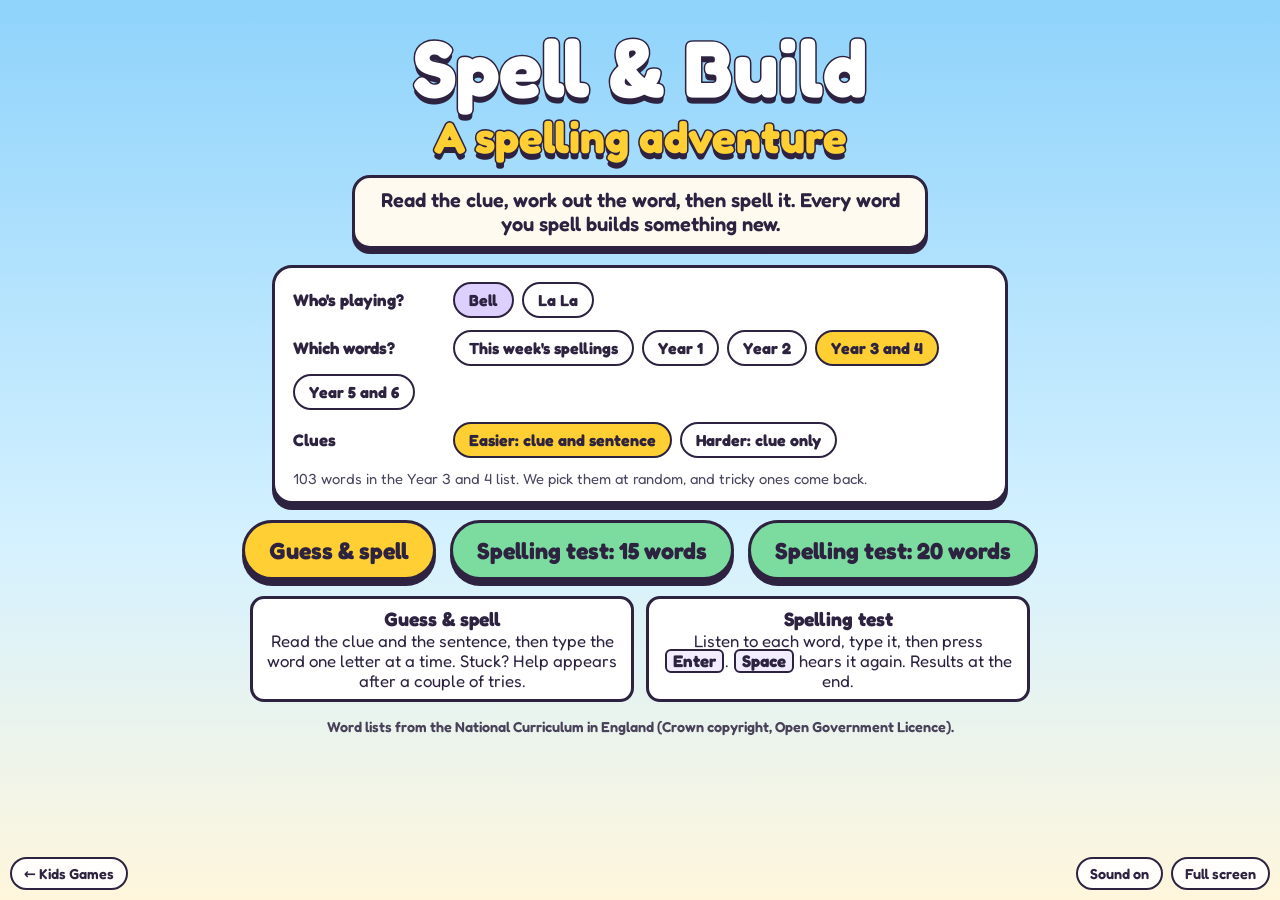
<file: spell/index.html>
<!DOCTYPE html>
<html lang="en-GB">
<head>
<meta charset="UTF-8">
<link rel="icon" type="image/png" sizes="32x32" href="../icon-192.png">
<link rel="apple-touch-icon" sizes="180x180" href="../icon-192.png">
<meta name="viewport" content="width=device-width, initial-scale=1, viewport-fit=cover">
<title>Free Spelling Game: Year 1 to 6 Lists and Weekly Spellings</title>
<meta name="description" content="Practise the national curriculum spelling lists for Year 1 to Year 6, or this week's words from school. Every word builds a picture. Free, with no adverts.">
<meta name="robots" content="index, follow">
<meta property="og:type" content="website">
<meta property="og:title" content="Spell &amp; Build: a spelling game I made for my daughter">
<meta property="og:description" content="Read the clue, spell the word, build something new. School spelling lists from Year 1 to Year 6, plus a test mode.">
<meta property="og:image" content="https://garystow.co.uk/assets/play-preview.jpg">
<meta name="twitter:card" content="summary_large_image">
<link rel="manifest" href="../manifest.webmanifest">
<meta name="theme-color" content="#7c3aed">
<link rel="preconnect" href="https://fonts.googleapis.com">
<link rel="preconnect" href="https://fonts.gstatic.com" crossorigin>
<link rel="stylesheet" href="https://fonts.googleapis.com/css2?family=Fredoka:wght@400;600;700&display=swap">
<link rel="stylesheet" href="../shared.css?v=20261024c">
<style>
html,body{background:#bfe8ff}
.overlay{justify-content:flex-start;overflow-y:auto;padding-top:28px;padding-bottom:70px;background:linear-gradient(#8fd3fb,#d4f1ff 60%,#fff6dc)}
.setup{background:#fff;border:3px solid var(--ink);border-radius:20px;box-shadow:0 6px 0 var(--ink);padding:14px 18px;display:flex;flex-direction:column;gap:12px;max-width:46rem;width:100%;text-align:left}
.setup .row{display:flex;flex-wrap:wrap;gap:8px;align-items:center}
.setup .row>b{min-width:9.5rem;font-size:1.05rem}
.chip{font:inherit;font-weight:700;font-size:1rem;padding:6px 14px;border-radius:999px;border:2px solid var(--ink);background:#fff;color:var(--ink);cursor:pointer}
.chip[aria-pressed="true"]{background:var(--sun)}
.chip.b[aria-pressed="true"]{background:#ddd0ff}.chip.l[aria-pressed="true"]{background:#ffd3e8}
textarea{font:inherit;font-size:1.05rem;width:100%;min-height:76px;border:2px solid var(--ink);border-radius:12px;padding:8px 10px;resize:vertical}
.note{font-size:.92rem;color:#4b4560}
.btns .go2{background:#7cdca0}
</style>
<script type="application/ld+json">
{"@context": "https://schema.org", "@type": ["VideoGame", "LearningResource"], "name": "Spell & Build", "url": "https://garystow.co.uk/kids-games/spell/", "description": "Practise the national curriculum spelling lists for Year 1 to Year 6, or this week's words from school. Every word builds a picture. Free, with no adverts.", "inLanguage": "en-GB", "isAccessibleForFree": true, "typicalAgeRange": "5-11", "learningResourceType": "Educational game", "teaches": ["National curriculum spelling, Year 1 to Year 6", "Weekly spelling practice", "Spelling test practice"], "gamePlatform": "Web browser", "playMode": ["SinglePlayer"], "author": {"@type": "Person", "name": "Gary Stow", "url": "https://garystow.co.uk/"}, "isPartOf": {"@type": "CollectionPage", "name": "Kids Games", "url": "https://garystow.co.uk/kids-games/"}, "educationalAlignment": {"@type": "AlignmentObject", "alignmentType": "educationalSubject", "targetName": "National curriculum in England: English Appendix 1, spelling", "targetUrl": "https://www.gov.uk/government/publications/national-curriculum-in-england-english-programmes-of-study"}}
</script>
</head>
<body>
<canvas id="game" aria-label="Spell and Build game"></canvas>
<div id="menu" class="overlay">
  <h1 class="title">Spell &amp; Build <span>A spelling adventure</span></h1>
  <p class="sub">Read the clue, work out the word, then spell it. Every word you spell builds something new.</p>
  <div class="setup" data-clarity-mask="true">
    <div class="row"><b>Who's playing?</b><button class="chip b" data-who="bell" type="button"><span data-name="bell">Bell</span></button><button class="chip l" data-who="lala" type="button"><span data-name="lala">La La</span></button></div>
    <div class="row" id="lists"><b>Which words?</b></div>
    <div id="weekbox">
      <b>This week's spellings</b>
      <p class="note">Type the words from school, one per line or with commas between them. They stay on this computer.</p>
      <textarea id="week" spellcheck="false" autocomplete="off" placeholder="library, February, separate"></textarea>
    </div>
    <div class="row" id="levelrow"><b>Clues</b><button class="chip" data-level="easier" type="button">Easier: clue and sentence</button><button class="chip" data-level="harder" type="button">Harder: clue only</button></div>
    <p class="note" id="listnote"></p>
  </div>
  <div class="btns">
    <button class="go" id="play" type="button">Guess &amp; spell</button>
    <button class="go2" data-test="15" type="button">Spelling test: 15 words</button>
    <button class="go2" data-test="20" type="button">Spelling test: 20 words</button>
  </div>
  <div class="keys">
    <div><b>Guess &amp; spell</b>Read the clue and the sentence, then type the word one letter at a time. Stuck? Help appears after a couple of tries.</div>
    <div><b>Spelling test</b>Listen to each word, type it, then press <kbd>Enter</kbd>. <kbd>Space</kbd> hears it again. Results at the end.</div>
  </div>
  <p class="made">Word lists from the National Curriculum in England (Crown copyright, Open Government Licence).</p>
</div>
<div class="chrome left"><a href="../index.html">← Kids Games</a></div>
<div class="chrome right"><button id="mute" type="button">Sound on</button><button id="fs" type="button">Full screen</button></div>

<script src="../shared.js?v=20261024c"></script>
<script>KG.applyNames();</script>
<script src="words.js?v=20261024c"></script>
<script>
"use strict";
/* Spell & Build. Two modes:
   Guess & spell: a dictionary-style clue and one underscore per letter. Type the word in order; every right letter builds
   part of a picture, and every word in a round builds a different picture. Wrong letters never take anything away;
   after 3 wrong tries a sentence with a gap appears, after 5 the voice says the word, after 7 the next letter is shown.
   Spelling test: 15 or 20 words read aloud with a sentence, typed freely, marked at the end like a school test.
   Words come from this week's list if one is typed in, otherwise at random from the chosen year list.
   Words that needed help come back in later rounds until they are spelled with no mistakes. */
KG.chrome();
const { W, H, INK, rand, pick, shuffle, clamp, circ, ell, rr, poly, line, cluster, txt, wrap, star4, star5, sfx } = KG;
const ctx = KG.stage(document.getElementById("game"));
const speakSlow = t => KG.speak(t, 1.05, true, .82);
const ROUND = 8;
// Easier (the default): the sentence with a gap shows from the start, the voice says the word after 2 wrong tries,
// and the next letter glows after 4. Harder: clue only, then the sentence after 3, the voice after 5, a letter after 7.
const LEVELS = { easier: { sentence: 0, voice: 2, letter: 4 }, harder: { sentence: 3, voice: 5, letter: 7 } };
const Hn = () => LEVELS[M.level] || LEVELS.easier;

// ---------- word bank ----------
const BANK = {}; Object.values(SPELL_LISTS).forEach(l => l.words.forEach(([w, d, s]) => { BANK[w.toLowerCase()] = { word: w, clue: d, sentence: s }; }));
const entry = w => BANK[String(w).toLowerCase()] || { word: String(w), clue: "", sentence: "" };
const store = { get(k, d) { try { const v = localStorage.getItem(k); return v === null ? d : JSON.parse(v); } catch (e) { return d; } }, set(k, v) { try { localStorage.setItem(k, JSON.stringify(v)); } catch (e) {} } };
const key = (who, what) => `kg_spell_${who}_${what}`;
function parseWeek(text) { return [...new Set(String(text || "").split(/[\s,;]+/).map(w => w.replace(/[^A-Za-z]/g, "")).filter(w => w.length >= 2 && w.length <= 14))].slice(0, 30); }

// ---------- menu ----------
const M = { who: store.get("kg_spell_who", "bell"), list: "y34", level: "easier" };
const listBox = document.getElementById("lists"), weekEl = document.getElementById("week"), noteEl = document.getElementById("listnote");
const LIST_CHIPS = [["week", "This week's spellings"], ...Object.entries(SPELL_LISTS).map(([k, l]) => [k, l.label])];
LIST_CHIPS.forEach(([k, label]) => { const b = document.createElement("button"); b.type = "button"; b.className = "chip"; b.dataset.list = k; b.textContent = label; listBox.appendChild(b); });
function loadWho() { M.list = store.get(key(M.who, "list"), "y34"); M.level = store.get(key(M.who, "level"), "easier"); weekEl.value = store.get(key(M.who, "week"), ""); paintMenu(); }
function paintMenu() {
  document.querySelectorAll("[data-who]").forEach(b => b.setAttribute("aria-pressed", String(b.dataset.who === M.who)));
  listBox.querySelectorAll("[data-list]").forEach(b => b.setAttribute("aria-pressed", String(b.dataset.list === M.list)));
  document.querySelectorAll("[data-level]").forEach(b => b.setAttribute("aria-pressed", String(b.dataset.level === M.level)));
  document.getElementById("weekbox").hidden = M.list !== "week";
  const n = parseWeek(weekEl.value).length;
  noteEl.textContent = M.list === "week" ? (n ? `${n} word${n === 1 ? "" : "s"} ready. Words that aren't in the built-in lists are read out loud as the clue.` : "No words yet, so we'll pick random Year 3 and 4 words until you add some.")
    : `${SPELL_LISTS[M.list].words.length} words in the ${SPELL_LISTS[M.list].label} list. We pick them at random, and tricky ones come back.`;
}
document.querySelectorAll("[data-who]").forEach(b => b.onclick = () => { M.who = b.dataset.who; store.set("kg_spell_who", M.who); loadWho(); });
listBox.addEventListener("click", e => { const b = e.target.closest("[data-list]"); if (!b) return; M.list = b.dataset.list; store.set(key(M.who, "list"), M.list); paintMenu(); });
document.querySelectorAll("[data-level]").forEach(b => b.onclick = () => { M.level = b.dataset.level; store.set(key(M.who, "level"), M.level); paintMenu(); });
weekEl.addEventListener("input", () => { store.set(key(M.who, "week"), weekEl.value); paintMenu(); });
document.getElementById("play").onclick = () => startRound("play");
document.querySelectorAll("[data-test]").forEach(b => b.onclick = () => startRound("test", +b.dataset.test));
loadWho();

// choose the words: this week's list, else random from the year list, with tricky words first
function chooseWords(count, mode) {
  const week = parseWeek(weekEl.value);
  if (M.list === "week" && week.length) return mode === "test" ? shuffle(week).slice(0, count) : shuffle(week).slice(0, Math.min(count, PICTURES.length));
  const listKey = M.list === "week" ? "y34" : M.list, pool = SPELL_LISTS[listKey].words.map(w => w[0]);
  const tricky = store.get(key(M.who, "tricky"), []).filter(w => pool.includes(w));
  const recent = store.get(key(M.who, "recent"), []);
  const out = mode === "play" ? shuffle(tricky).slice(0, 3) : [];
  const fresh = shuffle(pool.filter(w => !out.includes(w) && !recent.includes(w))), rest = shuffle(pool.filter(w => !out.includes(w) && recent.includes(w)));
  [...fresh, ...rest].forEach(w => { if (out.length < count) out.push(w); });
  store.set(key(M.who, "recent"), [...out, ...recent].slice(0, Math.min(60, Math.floor(pool.length * .6))));
  return shuffle(out);
}
function markTricky(word, tricky) {
  const k = key(M.who, "tricky"); let t = store.get(k, []);
  t = t.filter(w => w !== word); if (tricky) t.unshift(word); store.set(k, t.slice(0, 40));
}

// ---------- pictures: every word builds a different one ----------
const P = (name, parts, opts = {}) => Object.assign({ name, parts }, opts);
const PICTURES = [
  P("a rocket", [
    () => { rr(-120, -22, 240, 22, 8, "#9aa4b2"); line(-80, -22, -100, 0, INK, 4); line(80, -22, 100, 0, INK, 4); },
    () => rr(-52, -310, 104, 290, 46, "#f1f5f9"),
    () => poly([[-50, -296], [50, -296], [0, -392]], "#ef4444"),
    () => { circ(0, -210, 28, "#7cc6ff"); circ(-9, -219, 7, "rgba(255,255,255,.7)", 0); },
    () => poly([[-52, -120], [-104, -24], [-52, -52]], "#ef4444"),
    () => poly([[52, -120], [104, -24], [52, -52]], "#ef4444"),
    () => rr(-52, -132, 104, 18, 0, "#3b82f6"),
    () => star5(0, -78, 20, "#ffd23f", 2.5)
  ], { done: (t) => { const f = 1 + Math.sin(t * 30) * .15; poly([[-30, -24], [30, -24], [0, 40 * f]], "#ff9f1c", 0); poly([[-16, -24], [16, -24], [0, 14 * f]], "#ffd23f", 0); }, launch: true }),
  P("a birthday cake", [
    () => ell(0, -8, 175, 20, "#e5e7eb"),
    () => rr(-145, -118, 290, 104, 18, "#f9a8d4"),
    () => cluster(Array.from({ length: 12 }, (_, i) => [-132 + i * 24, -116, 14]), "#ffffff", 2),
    () => rr(-108, -210, 216, 94, 16, "#fde68a"),
    () => cluster(Array.from({ length: 9 }, (_, i) => [-96 + i * 24, -208, 13]), "#ffffff", 2),
    () => rr(-72, -284, 144, 76, 14, "#c4b5fd"),
    () => [-40, 0, 40].forEach(x => rr(x - 6, -334, 12, 50, 4, ["#60a5fa", "#f472b6", "#34d399"][(x + 40) / 40], 2.5)),
    () => [-40, 0, 40].forEach(x => { ell(x, -346, 7, 12, "#ffd23f", 2); ell(x, -344, 3, 6, "#ff7a1a", 0); })
  ]),
  P("a flower", [
    () => poly([[-80, -110], [80, -110], [60, 0], [-60, 0]], "#d9772e"),
    () => { rr(-90, -126, 180, 20, 8, "#e88c3c"); ell(0, -112, 74, 8, "#5b3a1e", 0); },
    () => { line(0, -112, 0, -300, INK, 14); line(0, -112, 0, -300, "#34a853", 9); },
    () => ell(-46, -190, 46, 18, "#4cbb4a", 3, -.5),
    () => ell(46, -230, 46, 18, "#4cbb4a", 3, .5),
    () => { for (let i = 0; i < 7; i++) { const a = i / 7 * Math.PI * 2; circ(Math.cos(a) * 52, -320 + Math.sin(a) * 52, 34, "#f472b6"); } },
    () => { circ(0, -320, 32, "#ffd23f"); circ(-10, -330, 6, "rgba(255,255,255,.6)", 0); },
    () => { ell(-44, -200, 13, 11, "#ef4444", 2); line(-44, -211, -44, -189, INK, 2); circ(-48, -203, 2.5, INK, 0); circ(-40, -197, 2.5, INK, 0); }
  ]),
  P("a castle", [
    () => rr(-210, -22, 420, 22, 8, "#86d474"),
    () => rr(-125, -210, 250, 190, 6, "#d6d3d1"),
    () => [-110, -66, -22, 22, 66].forEach(x => rr(x, -238, 32, 30, 3, "#d6d3d1")),
    () => rr(-200, -300, 84, 280, 6, "#cbc6c2"),
    () => rr(116, -300, 84, 280, 6, "#cbc6c2"),
    () => { rr(-36, -110, 72, 90, [36, 36, 0, 0], "#8b5a2b"); line(0, -104, 0, -20, INK, 2); },
    () => [[-158, -230], [158, -230], [-70, -170], [70, -170]].forEach(([x, y]) => rr(x - 12, y - 18, 24, 34, [12, 12, 0, 0], "#1e293b", 2.5)),
    () => { poly([[-210, -298], [-106, -298], [-158, -380]], "#3b82f6"); poly([[106, -298], [210, -298], [158, -380]], "#3b82f6"); line(-158, -380, -158, -420, INK, 3); poly([[-158, -420], [-124, -410], [-158, -398]], "#ef4444", 2); line(158, -380, 158, -420, INK, 3); poly([[158, -420], [192, -410], [158, -398]], "#ffd23f", 2); }
  ]),
  P("a snowman", [
    () => ell(0, -10, 200, 26, "#f1f5f9"),
    () => circ(0, -86, 84, "#ffffff"),
    () => circ(0, -212, 62, "#ffffff"),
    () => circ(0, -312, 46, "#ffffff"),
    () => { circ(-15, -320, 5, INK, 0); circ(15, -320, 5, INK, 0); poly([[0, -308], [0, -296], [40, -302]], "#ff8a1f", 2.5); },
    () => [-232, -200, -166].forEach(y => circ(0, y, 7, INK, 0)),
    () => { rr(-54, -272, 108, 18, 9, "#ef4444"); rr(18, -268, 20, 60, 6, "#ef4444"); },
    () => { rr(-50, -352, 100, 14, 4, "#1f2937"); rr(-34, -410, 68, 62, 6, "#1f2937"); rr(-34, -366, 68, 10, 0, "#ef4444", 0); }
  ]),
  P("a robot", [
    () => { rr(-60, -110, 40, 96, 10, "#94a3b8"); rr(20, -110, 40, 96, 10, "#94a3b8"); rr(-72, -22, 62, 22, 10, "#475569"); rr(10, -22, 62, 22, 10, "#475569"); },
    () => rr(-90, -270, 180, 168, 22, "#cbd5e1"),
    () => { rr(-140, -258, 50, 26, 12, "#94a3b8"); rr(90, -258, 50, 26, 12, "#94a3b8"); circ(-150, -245, 18, "#64748b"); circ(150, -245, 18, "#64748b"); },
    () => rr(-66, -380, 132, 100, 26, "#e2e8f0"),
    () => { circ(-28, -334, 17, "#fff"); circ(28, -334, 17, "#fff"); circ(-28, -334, 9, "#3b82f6", 0); circ(28, -334, 9, "#3b82f6", 0); },
    () => { line(0, -380, 0, -420, INK, 4); circ(0, -426, 11, "#ef4444"); },
    () => { rr(-50, -230, 100, 70, 12, "#1e293b"); ["#22c55e", "#ffd23f", "#ef4444"].forEach((c, i) => circ(-26 + i * 26, -195, 10, c, 2)); },
    () => { rr(-34, -308, 68, 16, 6, "#94a3b8"); [-20, -8, 4, 16].forEach(x => line(x + 4, -306, x + 4, -294, INK, 2)); }
  ]),
  P("a rainbow", [
    () => cluster([[-205, -40, 34], [-170, -58, 42], [-130, -40, 34]], "#ffffff", 2.5),
    () => cluster([[130, -40, 34], [170, -58, 42], [205, -40, 34]], "#ffffff", 2.5),
    ...["#ef4444", "#fb923c", "#facc15", "#22c55e", "#3b82f6", "#a855f7"].map((c, i) => () => { ctx.beginPath(); ctx.arc(0, -40, 190 - i * 20, Math.PI, 0); ctx.lineWidth = 20; ctx.strokeStyle = c; ctx.lineCap = "butt"; ctx.stroke(); ctx.lineCap = "round"; })
  ], { order: [2, 3, 4, 5, 6, 7, 0, 1] }),
  P("a hot-air balloon", [
    () => { rr(-44, -84, 88, 64, 10, "#a16207"); line(-44, -62, 44, -62, "#7c4a10", 3); },
    () => { line(-40, -84, -78, -190, INK, 3); line(40, -84, 78, -190, INK, 3); },
    () => ell(0, -300, 128, 148, "#ef4444"),
    () => { ell(0, -300, 70, 148, "#ffd23f", 3); ell(0, -300, 22, 148, "#ef4444", 3); },
    () => rr(-60, -178, 120, 20, 8, "#7c3aed"),
    () => ell(0, -446, 32, 10, "#ef4444", 3),
    () => cluster([[-190, -380, 26], [-160, -392, 32], [-128, -380, 24]], "#ffffff", 2),
    () => { [[150, -400], [190, -370]].forEach(([x, y]) => { ctx.beginPath(); ctx.moveTo(x - 14, y); ctx.quadraticCurveTo(x - 7, y - 10, x, y); ctx.quadraticCurveTo(x + 7, y - 10, x + 14, y); ctx.lineWidth = 3; ctx.strokeStyle = INK; ctx.stroke(); }); }
  ]),
  P("a treehouse", [
    () => rr(-34, -280, 68, 280, 12, "#8b5a2b"),
    () => { line(-20, -240, -130, -300, INK, 16); line(-20, -240, -130, -300, "#8b5a2b", 10); line(20, -220, 130, -280, INK, 16); line(20, -220, 130, -280, "#8b5a2b", 10); },
    () => cluster([[-120, -330, 70], [120, -320, 70], [0, -400, 90], [-40, -300, 60], [60, -300, 60]], "#4cbb4a"),
    () => rr(-130, -232, 260, 16, 6, "#a8662f"),
    () => rr(-92, -340, 184, 110, 10, "#fbbf24"),
    () => poly([[-112, -338], [112, -338], [0, -410]], "#ef4444"),
    () => { rr(-60, -306, 44, 76, [22, 22, 0, 0], "#8b5a2b"); rr(20, -310, 46, 40, 6, "#cdeeff"); line(43, -310, 43, -270, INK, 2); },
    () => { line(80, -218, 80, 0, INK, 5); line(124, -218, 124, 0, INK, 5); for (let y = -200; y < 0; y += 34) line(80, y, 124, y, INK, 5); }
  ]),
  P("an ice cream", [
    () => { poly([[-70, -220], [70, -220], [0, 0]], "#e3a94a"); ctx.save(); ctx.beginPath(); ctx.moveTo(-70, -220); ctx.lineTo(70, -220); ctx.lineTo(0, 0); ctx.closePath(); ctx.clip(); for (let i = -6; i < 7; i++) { line(i * 22, -220, i * 22 + 90, 0, "#c7862f", 3); line(i * 22, -220, i * 22 - 90, 0, "#c7862f", 3); } ctx.restore(); poly([[-70, -220], [70, -220], [0, 0]], null); },
    () => circ(0, -250, 70, "#f9a8d4"),
    () => circ(-10, -340, 62, "#fef3c7"),
    () => circ(6, -422, 54, "#a7f3d0"),
    () => { ctx.beginPath(); ctx.moveTo(-50, -458); ctx.quadraticCurveTo(6, -486, 58, -452); ctx.lineTo(54, -430); ctx.quadraticCurveTo(40, -410, 34, -436); ctx.quadraticCurveTo(10, -400, -6, -440); ctx.quadraticCurveTo(-30, -410, -40, -436); ctx.closePath(); ctx.fillStyle = "#7c2d12"; ctx.fill(); ctx.lineWidth = 3; ctx.strokeStyle = INK; ctx.stroke(); },
    () => [[-40, -260, "#3b82f6"], [30, -230, "#ffd23f"], [-30, -350, "#ef4444"], [30, -330, "#22c55e"], [-10, -300, "#a855f7"], [20, -400, "#fb923c"]].forEach(([x, y, c], i) => { ctx.save(); ctx.translate(x, y); ctx.rotate(i); rr(-8, -3, 16, 6, 3, c, 0); ctx.restore(); }),
    () => { line(4, -470, 10, -500, "#3f9a3f", 4); circ(4, -478, 16, "#ef4444"); },
    () => { ctx.save(); ctx.translate(46, -420); ctx.rotate(.5); rr(-10, -70, 20, 80, 4, "#f5d08a"); ctx.restore(); }
  ]),
  P("a sailing boat", [
    () => { rr(-220, -40, 440, 40, 14, "#60a5fa", 0); for (let x = -200; x < 220; x += 50) { ctx.beginPath(); ctx.arc(x, -40, 18, Math.PI, 0); ctx.fillStyle = "#93c5fd"; ctx.fill(); } },
    () => poly([[-170, -110], [170, -110], [120, -30], [-120, -30]], "#ef4444"),
    () => rr(-150, -118, 300, 16, 6, "#ffffff"),
    () => { line(0, -118, 0, -420, INK, 10); line(0, -118, 0, -420, "#8b5a2b", 6); },
    () => poly([[8, -410], [8, -140], [150, -140]], "#ffffff"),
    () => poly([[-8, -380], [-8, -160], [-120, -160]], "#fde68a"),
    () => poly([[0, -420], [0, -450], [44, -435]], "#22c55e", 2.5),
    () => [-90, -30, 30, 90].forEach(x => circ(x, -72, 12, "#cdeeff", 2.5))
  ]),
  P("a train", [
    () => { line(-230, -6, 230, -6, INK, 6); for (let x = -220; x <= 220; x += 40) rr(x - 6, -10, 12, 12, 2, "#8b5a2b", 0); },
    () => rr(-220, -150, 170, 110, 14, "#3b82f6"),
    () => rr(-30, -150, 190, 110, 14, "#ef4444"),
    () => rr(80, -240, 90, 100, 10, "#ef4444"),
    () => rr(-10, -220, 36, 72, 6, "#1f2937"),
    () => [-190, -90, 10, 120].forEach(x => { circ(x, -34, 26, "#1f2937"); circ(x, -34, 9, "#cbd5e1", 0); }),
    () => { rr(-200, -128, 50, 40, 6, "#cdeeff"); rr(-120, -128, 50, 40, 6, "#cdeeff"); rr(96, -224, 56, 40, 6, "#cdeeff"); },
    () => cluster([[10, -260, 22], [36, -290, 28], [70, -316, 32]], "#e5e7eb", 2)
  ])
];
function drawPicture(pic, progress, x, y, s, t = 0, finished = false) {
  const n = pic.parts.length, show = Math.round(clamp(progress, 0, 1) * n), order = pic.order || pic.parts.map((_, i) => i);
  ctx.save(); ctx.translate(x, y); ctx.scale(s, s);
  if (finished && pic.launch) { const k = Math.max(0, t - .6); ctx.translate(0, -k * k * 520); }
  if (finished && pic.done) pic.done(t);
  order.slice(0, show).sort((a, b) => a - b).forEach(i => pic.parts[i]());
  ctx.restore();
}

// ---------- game state ----------
const S = { screen: "menu", mode: "play", words: [], i: 0, got: 0, miss: 0, typed: "", results: [], pics: [], t: 0, doneT: 0, msg: null, parts: [], shake: 0, lastWrong: "" };
function startRound(mode, count) {
  KG.unlockAudio();
  S.mode = mode; S.words = chooseWords(mode === "test" ? count : ROUND, mode); S.i = 0; S.results = []; S.pics = shuffle(PICTURES).slice(0, S.words.length);
  if (!S.words.length) return;
  document.getElementById("menu").hidden = true; S.screen = mode;
  KG.track("game_start", { game_name: "spell", game_mode: mode });
  nextWord(true);
}
function current() { return entry(S.words[Math.min(S.i, S.words.length - 1)] || ""); }
function nextWord(first) {
  S.got = 0; S.miss = 0; S.typed = ""; S.doneT = 0; S.wordDone = false; S.hintSaid = false; S.lastWrong = "";
  const e = current();
  if (S.mode === "test") { setTimeout(() => sayTestWord(), first ? 400 : 250); return; }
  if (!e.clue) setTimeout(() => { if (S.screen === "play" && current().word === e.word) speakSlow(`Listen carefully. ${e.word}.`); }, 400);
}
function sayTestWord() { if (S.screen !== "test") return; const e = current(); speakSlow(`Word ${S.i + 1}. ${e.word}.${e.sentence ? " " + e.sentence : ""} ${e.word}.`); }
function sayWord() { const e = current(); speakSlow(`${e.word}.`); }
function burst(x, y, n, cols) { for (let i = 0; i < n; i++) { const a = Math.random() * Math.PI * 2, v = rand(80, 300); S.parts.push({ x, y, vx: Math.cos(a) * v, vy: Math.sin(a) * v - 120, life: rand(.6, 1.3), col: pick(cols) }); } }

// ---------- input ----------
function letter(ch) {
  if (S.screen === "play") {
    if (S.wordDone) return;
    const w = current().word, want = w[S.got];
    if (ch.toLowerCase() === want.toLowerCase()) {
      S.got++; sfx.ping(S.got); burst(PIC_X, PIC_Y - 200, 8, ["#ffd23f", "#ffffff", "#7cc6ff"]);
      if (S.got >= w.length) finishWord();
    } else {
      S.miss++; S.shake = .35; S.lastWrong = ch.toLowerCase(); sfx.boop();
      if (Hn().sentence > 0 && S.miss === Hn().sentence && current().sentence) KG.speak(gapSentence(true));
      if (S.miss === Hn().voice) sayWord();
    }
  } else if (S.screen === "test") { if (S.typed.length < 16) S.typed += ch.toLowerCase(); sfx.ping(S.typed.length); }
}
function backspace() { if (S.screen === "test") S.typed = S.typed.slice(0, -1); }
function enter() {
  if (S.screen === "test") { if (!S.typed) return; submitTest(); return; }
  if (S.screen === "play" && S.wordDone && S.t - S.doneT > 1.2) advance();
  if (S.screen === "end" && S.t - S.endT > 1) toMenu();
}
function finishWord() {
  const e = current(), stars = S.miss === 0 ? 3 : S.miss < Hn().voice ? 2 : 1;
  S.wordDone = true; S.doneT = S.t; S.results.push({ word: e.word, stars, miss: S.miss });
  markTricky(e.word, S.miss >= Hn().voice);
  sfx.done(); burst(PIC_X, PIC_Y - 220, 60, ["#ffd23f", "#ff7ab6", "#7cc6ff", "#8be38b", "#b18cff"]);
  KG.speak(`${e.word}! ${pick(["Brilliant", "Amazing", "Super spelling", "Well done", "Fantastic"])}! You built ${S.pics[S.i].name}!`);
}
function advance() { S.i++; if (S.i >= S.words.length) return endRound(); nextWord(false); }
function submitTest() {
  const e = current(), ok = S.typed.toLowerCase() === e.word.toLowerCase();
  S.results.push({ word: e.word, typed: S.typed, ok }); markTricky(e.word, !ok); sfx.pick();
  S.typed = ""; S.i++; if (S.i >= S.words.length) return endRound(); nextWord(false);
}
function endRound() {
  S.screen = "end"; S.endT = S.t; KG.track("game_complete", { game_name: "spell", game_mode: S.mode });
  const nm = KG.name(M.who);
  if (S.mode === "test") { const n = S.results.filter(r => r.ok).length; sfx.win(); KG.speak(`Test finished! ${nm}, you spelled ${n} out of ${S.results.length} correctly.${n === S.results.length ? " Every single one!" : ""}`); }
  else { sfx.win(); KG.speak(`Round complete! Look at everything you built, ${nm}!`); }
  burst(W / 2, 200, 120, ["#ffd23f", "#ff7ab6", "#7cc6ff", "#8be38b", "#b18cff"]);
}
function toMenu() { S.screen = "menu"; document.getElementById("menu").hidden = false; loadWho(); speechSynthesis && speechSynthesis.cancel && speechSynthesis.cancel(); }
function practiseMisses() { const miss = S.results.filter(r => !r.ok).map(r => r.word); if (!miss.length) return; S.mode = "play"; S.words = shuffle(miss).slice(0, PICTURES.length); S.i = 0; S.results = []; S.pics = shuffle(PICTURES).slice(0, S.words.length); S.screen = "play"; nextWord(true); }
addEventListener("keydown", e => {
  if (S.screen === "menu" || e.target.closest("textarea,input")) return;
  if (e.ctrlKey || e.metaKey || e.altKey) return;
  if (/^[a-zA-Z]$/.test(e.key)) { e.preventDefault(); letter(e.key); }
  else if (e.key === "Backspace") { e.preventDefault(); backspace(); }
  else if (e.key === "Enter") { e.preventDefault(); enter(); }
  else if (e.key === " ") { e.preventDefault(); if (S.screen === "test") sayTestWord(); else if (S.screen === "play" && S.wordDone) enter(); else if (S.screen === "play" && (S.miss >= Hn().voice || !current().clue)) sayWord(); else if (S.screen === "end") enter(); }
  else if (e.key === "Escape") toMenu();
});
const BUTTONS = [];
document.getElementById("game").addEventListener("pointerdown", e => {
  KG.unlockAudio(); const w = KG.toWorld(e);
  const b = BUTTONS.find(b => w.x > b.x && w.x < b.x + b.w && w.y > b.y && w.y < b.y + b.h);
  if (b) b.fn(); else if ((S.screen === "play" && S.wordDone)) enter();
});

// ---------- drawing ----------
const PIC_X = 965, PIC_Y = 640;
function button(x, y, w, h, label, fn, col = "#fff", size = 26) { BUTTONS.push({ x, y, w, h, fn }); rr(x, y + 4, w, h, 14, INK, 0); rr(x, y, w, h, 14, col, 3); txt(label, x + w / 2, y + h / 2 + size * .36, size, INK, "center", 700); }
function keyboard(y0, extra) {
  const rows = ["qwertyuiop", "asdfghjkl", "zxcvbnm"], kw = 54, gap = 6;
  rows.forEach((r, ri) => {
    const width = r.length * (kw + gap) - gap, x0 = 340 - width / 2 + (ri === 2 && extra ? -30 : 0);
    [...r].forEach((ch, i) => { const hint = S.screen === "play" && S.miss >= Hn().letter && !S.wordDone && current().word[S.got].toLowerCase() === ch;
      button(x0 + i * (kw + gap), y0 + ri * (kw + 8), kw, kw, ch, () => letter(ch), hint ? "#fff3a0" : ch === S.lastWrong && S.shake > 0 ? "#ffd1d1" : "#fff", 26); });
    if (ri === 2 && extra) { button(x0 + width + gap, y0 + ri * (kw + 8), 70, kw, "⌫", backspace, "#ffd1dc", 24); }
  });
}
function background() {
  const g = ctx.createLinearGradient(0, 0, 0, H); g.addColorStop(0, "#8fd3fb"); g.addColorStop(.7, "#d4f1ff"); g.addColorStop(1, "#fff6dc"); ctx.fillStyle = g; ctx.fillRect(0, 0, W, H);
  [[150, 70, .8], [520, 40, .6], [1150, 60, .9]].forEach(([x, y, s]) => { ctx.save(); ctx.translate(x + Math.sin(S.t * .2 + x) * 20, y); ctx.scale(s, s); cluster([[-40, 0, 24], [-12, -14, 30], [22, -8, 26], [46, 4, 20], [0, 8, 22]], "rgba(255,255,255,.9)", 0); ctx.restore(); });
}
function topBar() {
  rr(30, 18, 210, 46, 23, "#fff", 3); txt(`Word ${Math.min(S.i + 1, S.words.length)} of ${S.words.length}`, 135, 50, 24, INK, "center");
  const p = KG.mkPlayer(M.who); KG.nameTag(p.name, p.col, 380, 58);
  if (S.mode === "play") { const stars = S.results.reduce((a, r) => a + r.stars, 0); rr(500, 18, 130, 46, 23, "#fff", 3); star4(530, 41, 15, "#ffd23f"); txt(String(stars), 580, 52, 28, INK, "center"); }
}
function gapSentence(spoken) { const e = current(); return e.sentence.replace(new RegExp("\\b" + e.word + "\\b", "i"), spoken ? "blank" : "_".repeat(Math.max(4, e.word.length))); }
function drawPlay() {
  BUTTONS.length = 0; background(); topBar();
  const e = current(), w = e.word;
  // clue card
  rr(30, 84, 620, 168, 22, "#fffaf0", 3); rr(30, 84, 620, 10, [22, 22, 0, 0], "#7c3aed", 0);
  txt("Clue", 54, 126, 24, "#6d28d9");
  if (e.clue) { const m = e.clue.match(/^\(([^)]+)\)\s*(.*)$/); let y = 126; if (m) { rr(130, 104, ctx.measureText(m[1]).width + 30, 30, 15, "#ede6ff", 0); txt(m[1], 145, 126, 18, "#6d28d9", "left", 600); } wrap(m ? m[2] : e.clue, 570, 28).slice(0, 3).forEach((l, i) => txt(l, 54, 170 + i * 34, 28, INK, "left", 600)); }
  else { txt("Listen to the word, then spell it.", 54, 172, 28, INK, "left", 600); button(54, 194, 220, 46, "Hear it again", sayWord, "#ddd0ff", 22); }
  // help
  const nextAt = [Hn().sentence, Hn().voice, Hn().letter].find(n => n > S.miss);
  if (S.miss >= Hn().sentence && e.sentence) { rr(30, 262, 620, 64, 18, "#ffffff", 2.5); wrap(gapSentence(false), 590, 22).slice(0, 2).forEach((l, i) => txt(l, 46, 288 + i * 26, 22, "#4b4560", "left", 600)); }
  if (S.miss >= Hn().voice && e.clue) button(470, 334, 180, 40, "Hear it", sayWord, "#ddd0ff", 20);
  if (!S.wordDone) txt(nextAt ? `Help unlocks after ${nextAt - S.miss} more ${nextAt - S.miss === 1 ? "try" : "tries"}` : "Look for the glowing letter", 34, 362, 19, "#5b5370", "left", 600);
  // the word: one box per letter
  const n = w.length, bw = Math.min(46, Math.floor(600 / n) - 6), gap = 6, total = n * (bw + gap) - gap, x0 = 340 - total / 2, y0 = 390, sh = S.shake > 0 ? Math.sin(S.t * 60) * 6 : 0;
  for (let i = 0; i < n; i++) {
    const x = x0 + i * (bw + gap) + (i === S.got ? sh : 0), filled = i < S.got;
    if (i === S.got && !S.wordDone) rr(x - 3, y0 - 4, bw + 6, 66, 10, "rgba(255,210,63,.45)", 0);
    if (filled) txt(w[i], x + bw / 2, y0 + 44, Math.min(40, bw), INK, "center", 700);
    else if (i === S.got && S.miss >= Hn().letter) { ctx.save(); ctx.globalAlpha = .35 + .2 * Math.sin(S.t * 5); txt(w[i], x + bw / 2, y0 + 44, Math.min(40, bw), "#7c3aed", "center", 700); ctx.restore(); }
    line(x, y0 + 56, x + bw, y0 + 56, INK, 4);
  }
  keyboard(478, false);
  // picture
  rr(680, 84, 570, 600, 26, "rgba(255,255,255,.55)", 3);
  const pic = S.pics[S.i], prog = S.got / n, ft = S.wordDone ? S.t - S.doneT : 0;
  drawPicture(pic, S.wordDone ? 1 : prog, PIC_X, PIC_Y, .95, ft, S.wordDone);
  if (S.wordDone) { txt(`You built ${pic.name}!`, PIC_X, 132, 34, "#7c3aed", "center", 700); if (ft > 1.2) button(PIC_X - 120, 626, 240, 50, S.i + 1 >= S.words.length ? "Finish" : "Next word", advance, "#ffd23f", 24); }
  else txt(`Spell it to build ${pic.name}`, PIC_X, 132, 26, "#5b5370", "center", 600);
}
function drawTest() {
  BUTTONS.length = 0; background(); topBar();
  rr(240, 110, 800, 230, 26, "#fffaf0", 3); rr(240, 110, 800, 10, [26, 26, 0, 0], "#22a06b", 0);
  txt("Spelling test", 640, 160, 34, "#16803c", "center");
  txt("Listen, then type the word you hear.", 640, 205, 26, INK, "center", 600);
  button(500, 234, 280, 56, "Hear it again", sayTestWord, "#ddd0ff", 24);
  txt("or press Space", 640, 318, 18, "#5b5370", "center", 600);
  rr(340, 360, 600, 84, 18, "#fff", 3); txt(S.typed + (Math.floor(S.t * 2) % 2 ? "|" : " "), 640, 418, 44, INK, "center", 700);
  keyboard(470, true);
  button(1010, 590, 210, 56, "Done ✓", enter, "#7cdca0", 24);
}
function drawEnd() {
  BUTTONS.length = 0; background();
  const nm = KG.name(M.who);
  if (S.mode === "test") {
    const ok = S.results.filter(r => r.ok).length;
    txt(`${ok} out of ${S.results.length}`, W / 2, 80, 56, "#ffd23f", "center", 700, 8); txt(ok === S.results.length ? `Every one right, ${nm}!` : `Well done, ${nm}!`, W / 2, 124, 28, INK, "center", 700);
    const half = Math.ceil(S.results.length / 2);
    S.results.forEach((r, i) => { const col = i < half ? 0 : 1, x = 150 + col * 520, y = 168 + (i % half) * 40;
      circ(x, y - 8, 14, r.ok ? "#22c55e" : "#fca5a5", 2.5); txt(r.ok ? "✓" : "✗", x, y - 1, 18, "#fff", "center", 700);
      txt(r.word, x + 28, y, 24, INK, "left", 700); if (!r.ok) { const ww = ctx.measureText(r.word).width; txt(`you wrote "${r.typed}"`, x + 40 + ww, y, 19, "#9b1c1c", "left", 600); } });
    const miss = S.results.length - ok;
    if (miss) button(W / 2 - 330, 640, 330, 56, `Practise the ${miss} tricky ${miss === 1 ? "one" : "ones"}`, practiseMisses, "#ffd23f", 22);
    button(W / 2 + (miss ? 20 : -150), 640, 300, 56, "Back to the menu", toMenu, "#fff", 22);
  } else {
    txt("Round complete!", W / 2, 76, 52, "#ffd23f", "center", 700, 8); txt(`Look at everything you built, ${nm}!`, W / 2, 118, 28, INK, "center", 700);
    const n = S.results.length, cols = Math.min(4, n), rows = Math.ceil(n / cols), cw = 260, ch = rows > 2 ? 150 : 230;
    S.results.forEach((r, i) => { const c = i % cols, ro = Math.floor(i / cols), x = W / 2 - (cols * cw) / 2 + c * cw + cw / 2, y = 150 + ro * ch;
      rr(x - cw / 2 + 10, y, cw - 20, ch - 14, 18, "rgba(255,255,255,.7)", 2.5);
      drawPicture(S.pics[i], 1, x, y + ch - 60, (ch - 70) / 520, 0, false);
      txt(r.word, x, y + ch - 30, 22, INK, "center", 700); for (let k = 0; k < 3; k++) star4(x - 20 + k * 20, y + 16, 9, k < r.stars ? "#ffd23f" : "#e5e7eb"); });
    button(W / 2 - 300, 650, 280, 54, "Play again", () => startRound("play"), "#ffd23f", 22);
    button(W / 2 + 20, 650, 280, 54, "Back to the menu", toMenu, "#fff", 22);
  }
}
function drawParts(dt) { S.parts.forEach(q => { q.x += q.vx * dt; q.y += q.vy * dt; q.vy += 380 * dt; q.life -= dt; ctx.save(); ctx.globalAlpha = clamp(q.life, 0, 1); star4(q.x, q.y, 7, q.col); ctx.restore(); }); S.parts = S.parts.filter(q => q.life > 0); }
let last = performance.now();
function frame(now) {
  const dt = clamp((now - last) / 1000, 0, .05); last = now; S.t += dt; S.shake = Math.max(0, S.shake - dt);
  KG.begin(null, "#bfe8ff", 0);
  if (S.screen === "play") drawPlay(); else if (S.screen === "test") drawTest(); else if (S.screen === "end") drawEnd(); else { background(); drawPicture(PICTURES[Math.max(0, Math.floor(S.t / 2.5)) % PICTURES.length], 1, 1120, 690, .5); }
  drawParts(dt);
  KG.end(); requestAnimationFrame(frame);
}
(document.fonts && document.fonts.load ? document.fonts.load("700 20px Fredoka") : Promise.resolve()).catch(() => {}).then(() => requestAnimationFrame(frame));
window.SP = { S, M, startRound, letter, enter, chooseWords, PICTURES, current };
</script>
</body>
</html>
</file>
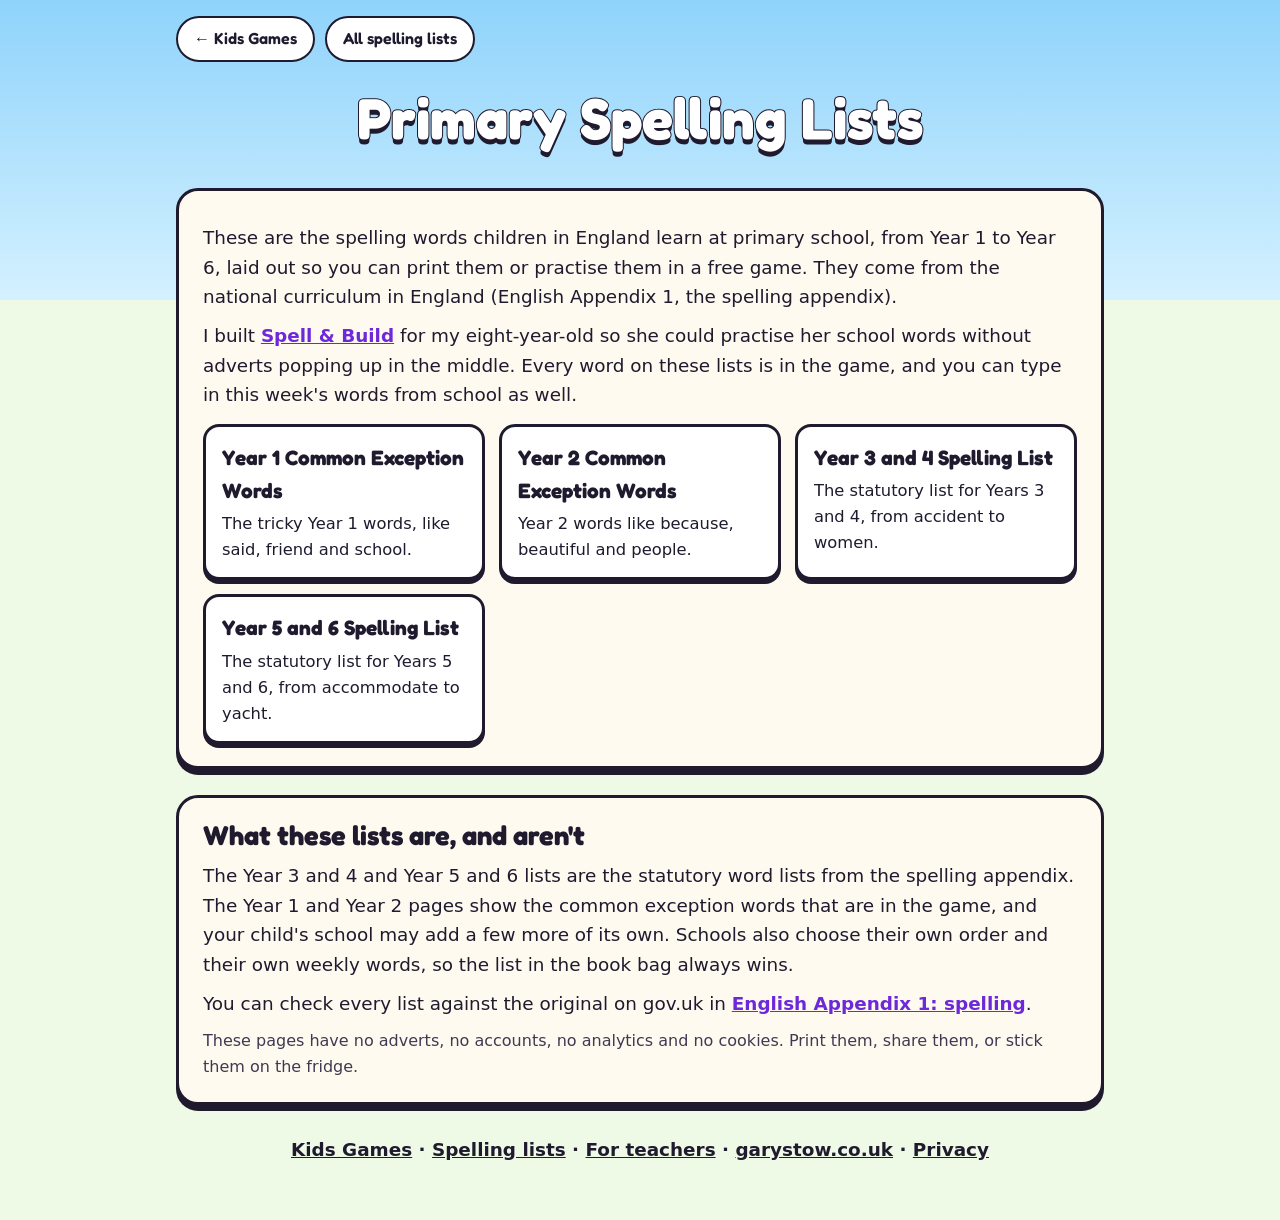
<file: spelling-lists/index.html>
<!DOCTYPE html>
<html lang="en-GB">
<head>
<meta charset="UTF-8">
<link rel="icon" type="image/png" sizes="32x32" href="../icon-192.png">
<link rel="apple-touch-icon" sizes="180x180" href="../icon-192.png">
<meta name="viewport" content="width=device-width, initial-scale=1">
<title>Primary Spelling Lists, Year 1 to Year 6: Free to Print</title>
<meta name="description" content="Free primary spelling lists for Year 1 to Year 6 from the national curriculum in England, to print or practise in a spelling game with no adverts.">
<meta name="robots" content="index, follow">
<meta property="og:type" content="website">
<meta property="og:title" content="Primary Spelling Lists, Year 1 to Year 6: Free to Print">
<meta property="og:description" content="Free primary spelling lists for Year 1 to Year 6 from the national curriculum in England, to print or practise in a spelling game with no adverts.">
<meta property="og:image" content="https://garystow.co.uk/assets/play-preview.jpg">
<meta name="twitter:card" content="summary_large_image">
<meta name="theme-color" content="#7c3aed">
<link rel="preconnect" href="https://fonts.googleapis.com">
<link rel="preconnect" href="https://fonts.gstatic.com" crossorigin>
<link rel="stylesheet" href="https://fonts.googleapis.com/css2?family=Fredoka:wght@400;600;700&display=swap">
<style>
:root{--ink:#1f1a2e;--bell:#6d28d9;--sun:#ffcf33;--cream:#fffaf0;--muted:#3f3a52}
*{box-sizing:border-box;margin:0;padding:0}
body{font-family:"Trebuchet MS",system-ui,sans-serif;color:var(--ink);background:linear-gradient(#8fd3fb 0,#d4f1ff 300px,#eef9e6 300px,#eef9e6 100%);min-height:100vh;font-size:1.15rem;line-height:1.6}
a{color:var(--bell);font-weight:700}
.wrap{max-width:960px;margin:0 auto;padding:16px}
.top{display:flex;gap:10px;flex-wrap:wrap}
.pill{font-family:"Fredoka",sans-serif;font-weight:600;font-size:1rem;padding:8px 16px;border-radius:999px;border:2px solid var(--ink);background:#fff;text-decoration:none;color:var(--ink)}
header{text-align:center;padding:26px 0 14px}
h1{font-family:"Fredoka",sans-serif;font-size:clamp(2.2rem,7vw,3.6rem);line-height:1.05;color:#fff;-webkit-text-stroke:2px var(--ink);paint-order:stroke fill;text-shadow:0 5px 0 var(--ink)}
.panel{background:var(--cream);border:3px solid var(--ink);border-radius:22px;box-shadow:0 6px 0 var(--ink);padding:22px 24px;margin-top:26px}
.panel h2{font-family:"Fredoka",sans-serif;font-size:1.7rem;line-height:1.15;margin-bottom:8px}
.panel p,.panel li{margin-top:10px}
.panel ul,.panel ol{padding-left:1.4rem}
.words{list-style:none;padding:0!important;display:grid;grid-template-columns:repeat(auto-fill,minmax(132px,1fr));gap:8px;margin-top:16px}
.words li{margin:0!important;background:#fff;border:2px solid var(--ink);border-radius:12px;padding:7px 10px;font-size:1.2rem;font-weight:700;letter-spacing:.02em;overflow-wrap:anywhere}
.btns{display:flex;gap:12px;flex-wrap:wrap;margin-top:16px}
.btn{font-family:"Fredoka",sans-serif;font-weight:700;font-size:1.15rem;padding:11px 22px;border-radius:999px;border:3px solid var(--ink);background:#fff;box-shadow:0 4px 0 var(--ink);color:var(--ink);text-decoration:none;cursor:pointer}
.btn.sun{background:var(--sun)}
.cards{display:grid;grid-template-columns:repeat(auto-fit,minmax(min(260px,100%),1fr));gap:14px;margin-top:14px}
.cards a{display:block;background:#fff;border:3px solid var(--ink);border-radius:16px;padding:14px 16px;text-decoration:none;color:var(--ink);box-shadow:0 4px 0 var(--ink)}
.cards b{display:block;font-family:"Fredoka",sans-serif;font-size:1.3rem}
.cards span{display:block;font-weight:400;font-size:1.02rem;margin-top:4px}
.note{font-size:1rem;color:var(--muted)}
footer{text-align:center;padding:30px 0 40px;font-weight:600}
footer a{color:var(--ink)}
@media print{body{background:#fff;font-size:12pt}.top,.btns,.no-print,footer{display:none!important}
h1{color:var(--ink);-webkit-text-stroke:0;text-shadow:none;font-size:22pt}
.panel{box-shadow:none;border:1px solid #999;background:#fff;margin-top:10px;padding:10px 14px}
.words{grid-template-columns:repeat(4,1fr);gap:4px}.words li{font-size:13pt;padding:3px 8px;border:1px solid #999}}
</style>
<script type="application/ld+json">
{"@context": "https://schema.org", "@type": "CollectionPage", "name": "Primary spelling lists, Year 1 to Year 6", "url": "https://garystow.co.uk/kids-games/spelling-lists/", "description": "Free primary spelling lists for Year 1 to Year 6 from the national curriculum in England.", "inLanguage": "en-GB", "author": {"@type": "Person", "name": "Gary Stow", "url": "https://garystow.co.uk/"}, "hasPart": [{"@type": "LearningResource", "name": "Year 1 Common Exception Words", "url": "https://garystow.co.uk/kids-games/spelling-lists/year-1/"}, {"@type": "LearningResource", "name": "Year 2 Common Exception Words", "url": "https://garystow.co.uk/kids-games/spelling-lists/year-2/"}, {"@type": "LearningResource", "name": "Year 3 and 4 Spelling List", "url": "https://garystow.co.uk/kids-games/spelling-lists/year-3-and-4/"}, {"@type": "LearningResource", "name": "Year 5 and 6 Spelling List", "url": "https://garystow.co.uk/kids-games/spelling-lists/year-5-and-6/"}]}
</script>
<script type="application/ld+json">
{"@context": "https://schema.org", "@type": "BreadcrumbList", "itemListElement": [{"@type": "ListItem", "position": 1, "name": "Kids Games", "item": "https://garystow.co.uk/kids-games/"}, {"@type": "ListItem", "position": 2, "name": "Spelling lists", "item": "https://garystow.co.uk/kids-games/spelling-lists/"}]}
</script>
</head>
<body>
<div class="wrap">
  <nav class="top" aria-label="Back links">
    <a class="pill" href="../index.html">← Kids Games</a>
    <a class="pill" href="/kids-games/spelling-lists/">All spelling lists</a>
  </nav>
  <header>
    <h1>Primary Spelling Lists</h1>
  </header>
  <section class="panel">
    <p>These are the spelling words children in England learn at primary school, from Year 1 to Year 6, laid out so you can print them or practise them in a free game. They come from the national curriculum in England (English Appendix 1, the spelling appendix).</p>
    <p>I built <a href="/kids-games/spell/">Spell &amp; Build</a> for my eight-year-old so she could practise her school words without adverts popping up in the middle. Every word on these lists is in the game, and you can type in this week's words from school as well.</p>
    <div class="cards"><a href="/kids-games/spelling-lists/year-1/"><b>Year 1 Common Exception Words</b><span>The tricky Year 1 words, like said, friend and school.</span></a><a href="/kids-games/spelling-lists/year-2/"><b>Year 2 Common Exception Words</b><span>Year 2 words like because, beautiful and people.</span></a><a href="/kids-games/spelling-lists/year-3-and-4/"><b>Year 3 and 4 Spelling List</b><span>The statutory list for Years 3 and 4, from accident to women.</span></a><a href="/kids-games/spelling-lists/year-5-and-6/"><b>Year 5 and 6 Spelling List</b><span>The statutory list for Years 5 and 6, from accommodate to yacht.</span></a></div>
  </section>
  <section class="panel">
    <h2>What these lists are, and aren't</h2>
    <p>The Year 3 and 4 and Year 5 and 6 lists are the statutory word lists from the spelling appendix. The Year 1 and Year 2 pages show the common exception words that are in the game, and your child's school may add a few more of its own. Schools also choose their own order and their own weekly words, so the list in the book bag always wins.</p>
    <p>You can check every list against the original on gov.uk in <a href="https://assets.publishing.service.gov.uk/media/5a7ccc06ed915d63cc65ce61/English_Appendix_1_-_Spelling.pdf" target="_blank" rel="noopener">English Appendix 1: spelling</a>.</p>
    <p class="note">These pages have no adverts, no accounts, no analytics and no cookies. Print them, share them, or stick them on the fridge.</p>
  </section>
  <footer><a href="../index.html">Kids Games</a> · <a href="/kids-games/spelling-lists/">Spelling lists</a> · <a href="/kids-games/for-teachers/">For teachers</a> · <a href="https://garystow.co.uk/">garystow.co.uk</a> · <a href="https://garystow.co.uk/privacy/">Privacy</a></footer>
</div>
</body>
</html>
</file>
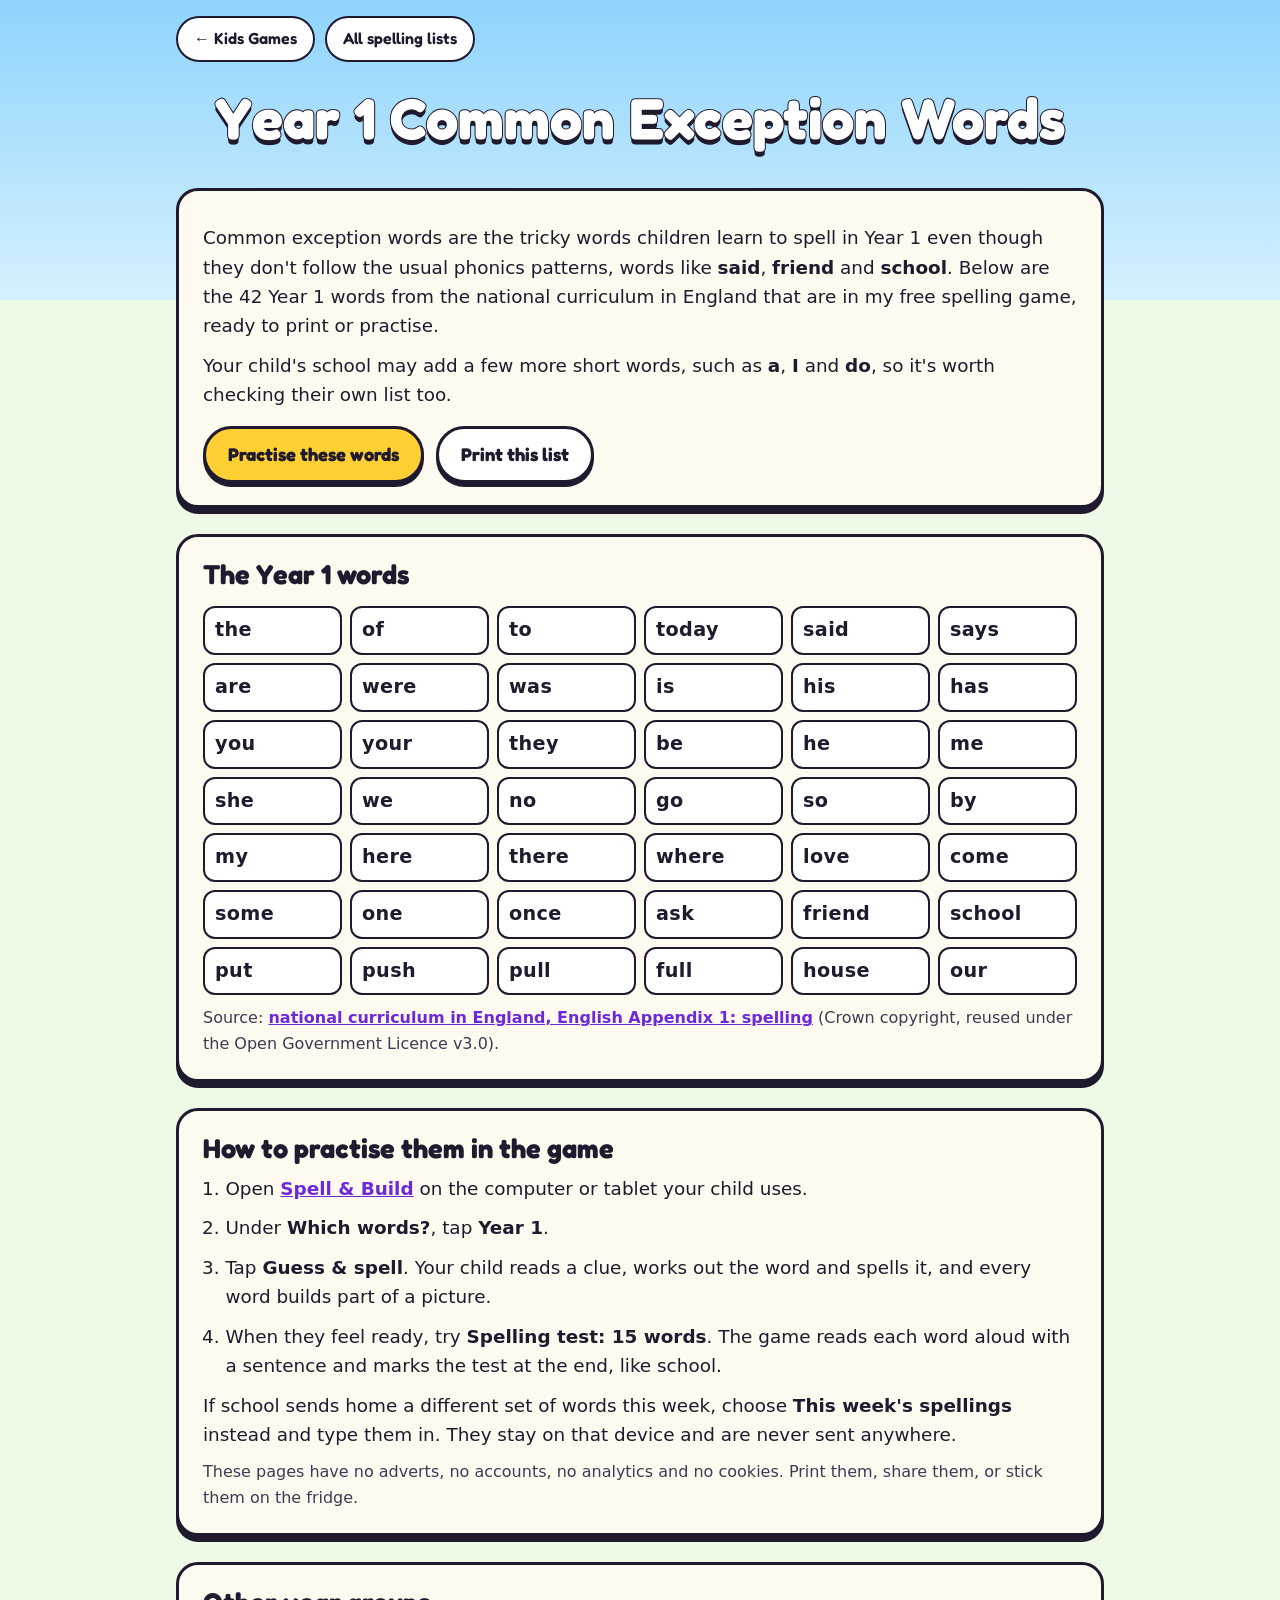
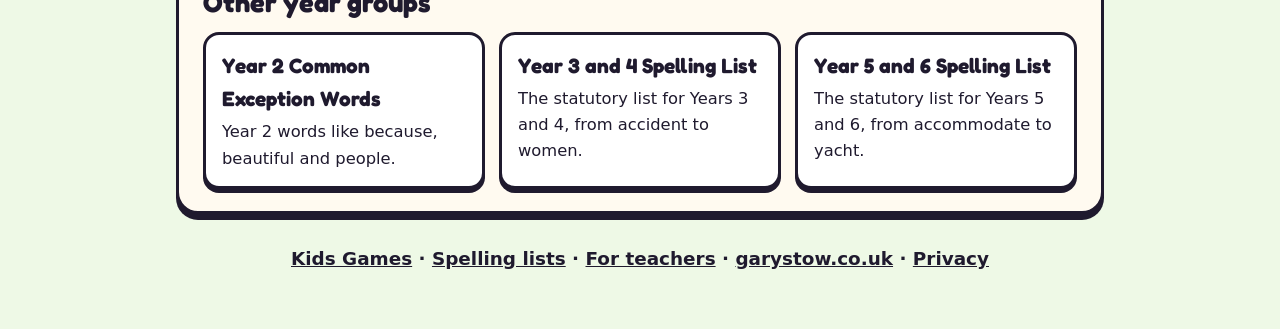
<file: spelling-lists/year-1/index.html>
<!DOCTYPE html>
<html lang="en-GB">
<head>
<meta charset="UTF-8">
<link rel="icon" type="image/png" sizes="32x32" href="../../icon-192.png">
<link rel="apple-touch-icon" sizes="180x180" href="../../icon-192.png">
<meta name="viewport" content="width=device-width, initial-scale=1">
<title>Year 1 Common Exception Words: Free List and Game — Gary Stow</title>
<meta name="description" content="The Year 1 common exception words from the national curriculum, like said and school. Free to print and to practise in a spelling game with no adverts.">
<meta name="robots" content="index, follow">
<meta property="og:type" content="website">
<meta property="og:title" content="Year 1 Common Exception Words: Free List and Game">
<meta property="og:description" content="The Year 1 common exception words from the national curriculum, like said and school. Free to print and to practise in a spelling game with no adverts.">
<meta property="og:image" content="https://garystow.co.uk/assets/play-preview.jpg">
<meta name="twitter:card" content="summary_large_image">
<meta name="theme-color" content="#7c3aed">
<link rel="preconnect" href="https://fonts.googleapis.com">
<link rel="preconnect" href="https://fonts.gstatic.com" crossorigin>
<link rel="stylesheet" href="https://fonts.googleapis.com/css2?family=Fredoka:wght@400;600;700&display=swap">
<style>
:root{--ink:#1f1a2e;--bell:#6d28d9;--sun:#ffcf33;--cream:#fffaf0;--muted:#3f3a52}
*{box-sizing:border-box;margin:0;padding:0}
body{font-family:"Trebuchet MS",system-ui,sans-serif;color:var(--ink);background:linear-gradient(#8fd3fb 0,#d4f1ff 300px,#eef9e6 300px,#eef9e6 100%);min-height:100vh;font-size:1.15rem;line-height:1.6}
a{color:var(--bell);font-weight:700}
.wrap{max-width:960px;margin:0 auto;padding:16px}
.top{display:flex;gap:10px;flex-wrap:wrap}
.pill{font-family:"Fredoka",sans-serif;font-weight:600;font-size:1rem;padding:8px 16px;border-radius:999px;border:2px solid var(--ink);background:#fff;text-decoration:none;color:var(--ink)}
header{text-align:center;padding:26px 0 14px}
h1{font-family:"Fredoka",sans-serif;font-size:clamp(2.2rem,7vw,3.6rem);line-height:1.05;color:#fff;-webkit-text-stroke:2px var(--ink);paint-order:stroke fill;text-shadow:0 5px 0 var(--ink)}
.panel{background:var(--cream);border:3px solid var(--ink);border-radius:22px;box-shadow:0 6px 0 var(--ink);padding:22px 24px;margin-top:26px}
.panel h2{font-family:"Fredoka",sans-serif;font-size:1.7rem;line-height:1.15;margin-bottom:8px}
.panel p,.panel li{margin-top:10px}
.panel ul,.panel ol{padding-left:1.4rem}
.words{list-style:none;padding:0!important;display:grid;grid-template-columns:repeat(auto-fill,minmax(132px,1fr));gap:8px;margin-top:16px}
.words li{margin:0!important;background:#fff;border:2px solid var(--ink);border-radius:12px;padding:7px 10px;font-size:1.2rem;font-weight:700;letter-spacing:.02em;overflow-wrap:anywhere}
.btns{display:flex;gap:12px;flex-wrap:wrap;margin-top:16px}
.btn{font-family:"Fredoka",sans-serif;font-weight:700;font-size:1.15rem;padding:11px 22px;border-radius:999px;border:3px solid var(--ink);background:#fff;box-shadow:0 4px 0 var(--ink);color:var(--ink);text-decoration:none;cursor:pointer}
.btn.sun{background:var(--sun)}
.cards{display:grid;grid-template-columns:repeat(auto-fit,minmax(min(260px,100%),1fr));gap:14px;margin-top:14px}
.cards a{display:block;background:#fff;border:3px solid var(--ink);border-radius:16px;padding:14px 16px;text-decoration:none;color:var(--ink);box-shadow:0 4px 0 var(--ink)}
.cards b{display:block;font-family:"Fredoka",sans-serif;font-size:1.3rem}
.cards span{display:block;font-weight:400;font-size:1.02rem;margin-top:4px}
.note{font-size:1rem;color:var(--muted)}
footer{text-align:center;padding:30px 0 40px;font-weight:600}
footer a{color:var(--ink)}
@media print{body{background:#fff;font-size:12pt}.top,.btns,.no-print,footer{display:none!important}
h1{color:var(--ink);-webkit-text-stroke:0;text-shadow:none;font-size:22pt}
.panel{box-shadow:none;border:1px solid #999;background:#fff;margin-top:10px;padding:10px 14px}
.words{grid-template-columns:repeat(4,1fr);gap:4px}.words li{font-size:13pt;padding:3px 8px;border:1px solid #999}}
</style>
<script type="application/ld+json">
{"@context": "https://schema.org", "@type": "LearningResource", "name": "Year 1 Common Exception Words", "url": "https://garystow.co.uk/kids-games/spelling-lists/year-1/", "description": "The Year 1 common exception words from the national curriculum, like said and school. Free to print and to practise in a spelling game with no adverts.", "inLanguage": "en-GB", "isAccessibleForFree": true, "learningResourceType": "Spelling list", "educationalLevel": "Year 1", "author": {"@type": "Person", "name": "Gary Stow", "url": "https://garystow.co.uk/"}, "educationalAlignment": {"@type": "AlignmentObject", "alignmentType": "educationalSubject", "targetName": "National curriculum in England: English Appendix 1, spelling", "targetUrl": "https://www.gov.uk/government/publications/national-curriculum-in-england-english-programmes-of-study"}}
</script>
<script type="application/ld+json">
{"@context": "https://schema.org", "@type": "BreadcrumbList", "itemListElement": [{"@type": "ListItem", "position": 1, "name": "Kids Games", "item": "https://garystow.co.uk/kids-games/"}, {"@type": "ListItem", "position": 2, "name": "Spelling lists", "item": "https://garystow.co.uk/kids-games/spelling-lists/"}, {"@type": "ListItem", "position": 3, "name": "Year 1 Common Exception Words", "item": "https://garystow.co.uk/kids-games/spelling-lists/year-1/"}]}
</script>
</head>
<body>
<div class="wrap">
  <nav class="top" aria-label="Back links">
    <a class="pill" href="../../index.html">← Kids Games</a>
    <a class="pill" href="/kids-games/spelling-lists/">All spelling lists</a>
  </nav>
  <header>
    <h1>Year 1 Common Exception Words</h1>
  </header>
  <section class="panel">
    <p>Common exception words are the tricky words children learn to spell in Year 1 even though they don't follow the usual phonics patterns, words like <b>said</b>, <b>friend</b> and <b>school</b>. Below are the 42 Year 1 words from the national curriculum in England that are in my free spelling game, ready to print or practise.</p>
    <p>Your child's school may add a few more short words, such as <b>a</b>, <b>I</b> and <b>do</b>, so it's worth checking their own list too.</p>
    <div class="btns"><a class="btn sun" href="/kids-games/spell/">Practise these words</a><button class="btn" type="button" onclick="window.print()">Print this list</button></div>
  </section>
  <section class="panel" aria-labelledby="list-h">
    <h2 id="list-h">The Year 1 words</h2>
    <ul class="words">
      <li>the</li>
      <li>of</li>
      <li>to</li>
      <li>today</li>
      <li>said</li>
      <li>says</li>
      <li>are</li>
      <li>were</li>
      <li>was</li>
      <li>is</li>
      <li>his</li>
      <li>has</li>
      <li>you</li>
      <li>your</li>
      <li>they</li>
      <li>be</li>
      <li>he</li>
      <li>me</li>
      <li>she</li>
      <li>we</li>
      <li>no</li>
      <li>go</li>
      <li>so</li>
      <li>by</li>
      <li>my</li>
      <li>here</li>
      <li>there</li>
      <li>where</li>
      <li>love</li>
      <li>come</li>
      <li>some</li>
      <li>one</li>
      <li>once</li>
      <li>ask</li>
      <li>friend</li>
      <li>school</li>
      <li>put</li>
      <li>push</li>
      <li>pull</li>
      <li>full</li>
      <li>house</li>
      <li>our</li>
    </ul>
    <p class="note">Source: <a href="https://assets.publishing.service.gov.uk/media/5a7ccc06ed915d63cc65ce61/English_Appendix_1_-_Spelling.pdf" target="_blank" rel="noopener">national curriculum in England, English Appendix 1: spelling</a> (Crown copyright, reused under the Open Government Licence v3.0).</p>
  </section>
  <section class="panel no-print">
    <h2>How to practise them in the game</h2>
    <ol>
      <li>Open <a href="/kids-games/spell/">Spell &amp; Build</a> on the computer or tablet your child uses.</li>
      <li>Under <b>Which words?</b>, tap <b>Year 1</b>.</li>
      <li>Tap <b>Guess &amp; spell</b>. Your child reads a clue, works out the word and spells it, and every word builds part of a picture.</li>
      <li>When they feel ready, try <b>Spelling test: 15 words</b>. The game reads each word aloud with a sentence and marks the test at the end, like school.</li>
    </ol>
    <p>If school sends home a different set of words this week, choose <b>This week's spellings</b> instead and type them in. They stay on that device and are never sent anywhere.</p>
    <p class="note">These pages have no adverts, no accounts, no analytics and no cookies. Print them, share them, or stick them on the fridge.</p>
  </section>
  <section class="panel no-print">
    <h2>Other year groups</h2>
    <div class="cards"><a href="/kids-games/spelling-lists/year-2/"><b>Year 2 Common Exception Words</b><span>Year 2 words like because, beautiful and people.</span></a><a href="/kids-games/spelling-lists/year-3-and-4/"><b>Year 3 and 4 Spelling List</b><span>The statutory list for Years 3 and 4, from accident to women.</span></a><a href="/kids-games/spelling-lists/year-5-and-6/"><b>Year 5 and 6 Spelling List</b><span>The statutory list for Years 5 and 6, from accommodate to yacht.</span></a></div>
  </section>
  <footer><a href="../../index.html">Kids Games</a> · <a href="/kids-games/spelling-lists/">Spelling lists</a> · <a href="/kids-games/for-teachers/">For teachers</a> · <a href="https://garystow.co.uk/">garystow.co.uk</a> · <a href="https://garystow.co.uk/privacy/">Privacy</a></footer>
</div>
</body>
</html>
</file>
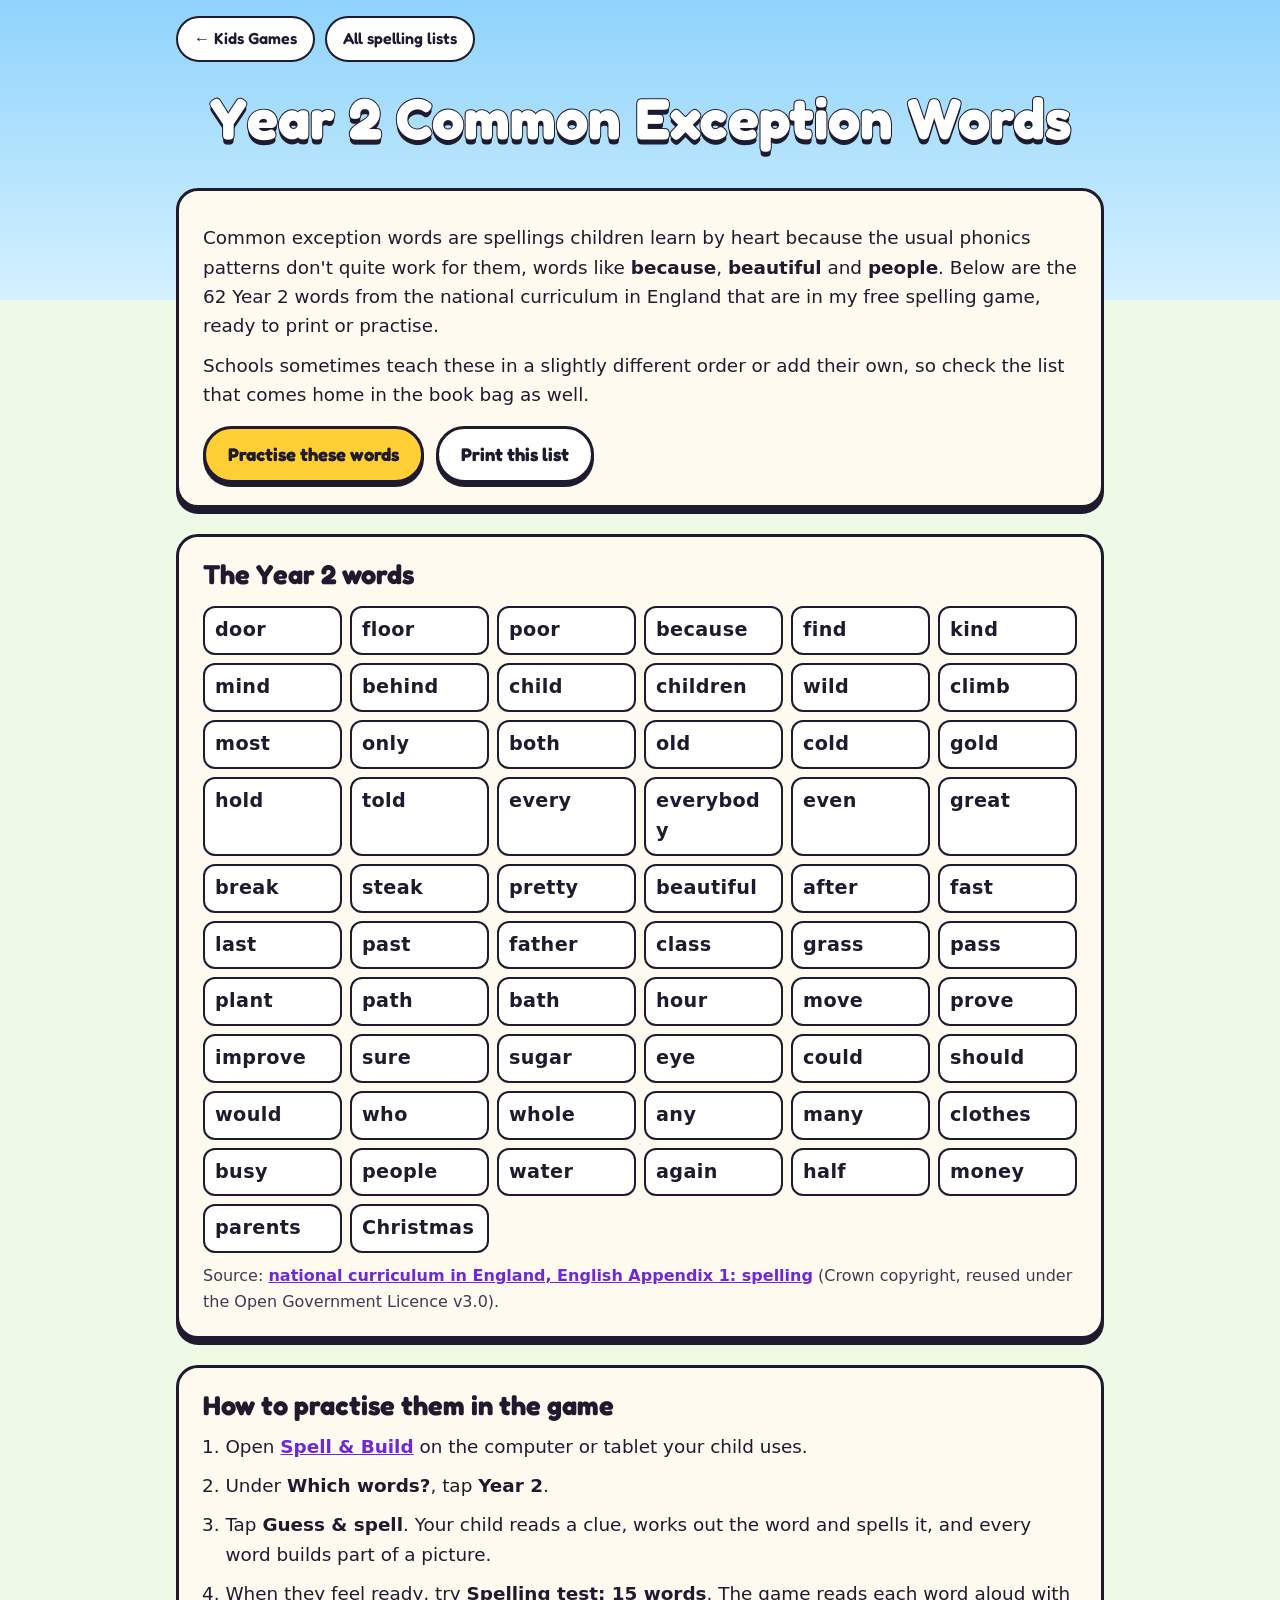
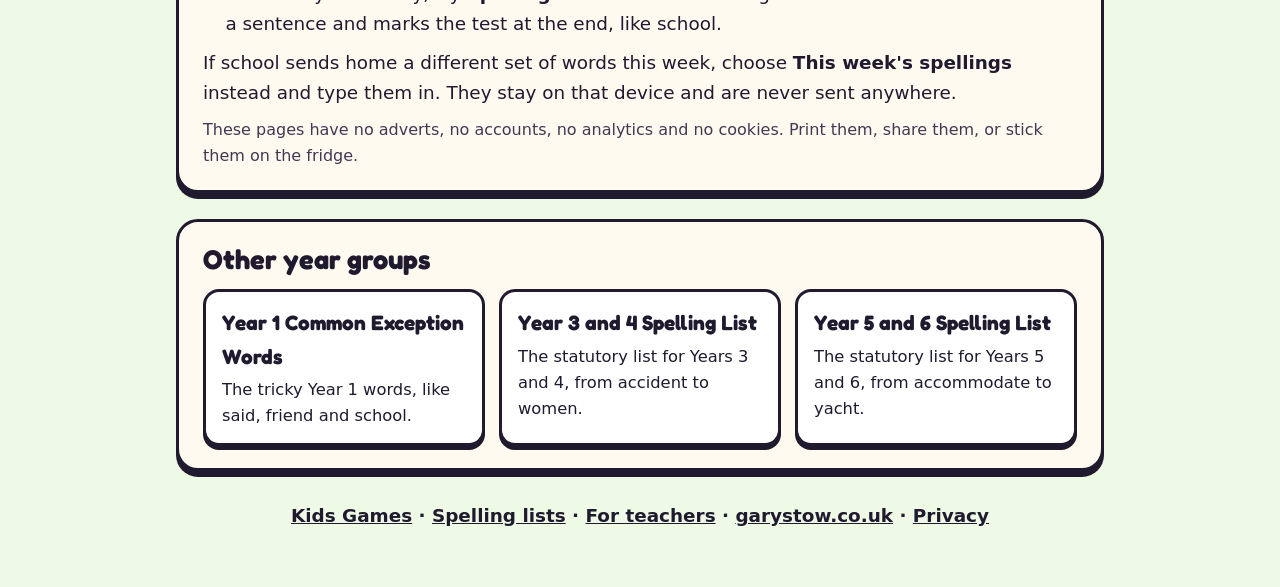
<file: spelling-lists/year-2/index.html>
<!DOCTYPE html>
<html lang="en-GB">
<head>
<meta charset="UTF-8">
<link rel="icon" type="image/png" sizes="32x32" href="../../icon-192.png">
<link rel="apple-touch-icon" sizes="180x180" href="../../icon-192.png">
<meta name="viewport" content="width=device-width, initial-scale=1">
<title>Year 2 Common Exception Words: Free List and Game — Gary Stow</title>
<meta name="description" content="The Year 2 common exception words from the national curriculum, like because and people. Free to print and to practise in a spelling game with no adverts.">
<meta name="robots" content="index, follow">
<meta property="og:type" content="website">
<meta property="og:title" content="Year 2 Common Exception Words: Free List and Game">
<meta property="og:description" content="The Year 2 common exception words from the national curriculum, like because and people. Free to print and to practise in a spelling game with no adverts.">
<meta property="og:image" content="https://garystow.co.uk/assets/play-preview.jpg">
<meta name="twitter:card" content="summary_large_image">
<meta name="theme-color" content="#7c3aed">
<link rel="preconnect" href="https://fonts.googleapis.com">
<link rel="preconnect" href="https://fonts.gstatic.com" crossorigin>
<link rel="stylesheet" href="https://fonts.googleapis.com/css2?family=Fredoka:wght@400;600;700&display=swap">
<style>
:root{--ink:#1f1a2e;--bell:#6d28d9;--sun:#ffcf33;--cream:#fffaf0;--muted:#3f3a52}
*{box-sizing:border-box;margin:0;padding:0}
body{font-family:"Trebuchet MS",system-ui,sans-serif;color:var(--ink);background:linear-gradient(#8fd3fb 0,#d4f1ff 300px,#eef9e6 300px,#eef9e6 100%);min-height:100vh;font-size:1.15rem;line-height:1.6}
a{color:var(--bell);font-weight:700}
.wrap{max-width:960px;margin:0 auto;padding:16px}
.top{display:flex;gap:10px;flex-wrap:wrap}
.pill{font-family:"Fredoka",sans-serif;font-weight:600;font-size:1rem;padding:8px 16px;border-radius:999px;border:2px solid var(--ink);background:#fff;text-decoration:none;color:var(--ink)}
header{text-align:center;padding:26px 0 14px}
h1{font-family:"Fredoka",sans-serif;font-size:clamp(2.2rem,7vw,3.6rem);line-height:1.05;color:#fff;-webkit-text-stroke:2px var(--ink);paint-order:stroke fill;text-shadow:0 5px 0 var(--ink)}
.panel{background:var(--cream);border:3px solid var(--ink);border-radius:22px;box-shadow:0 6px 0 var(--ink);padding:22px 24px;margin-top:26px}
.panel h2{font-family:"Fredoka",sans-serif;font-size:1.7rem;line-height:1.15;margin-bottom:8px}
.panel p,.panel li{margin-top:10px}
.panel ul,.panel ol{padding-left:1.4rem}
.words{list-style:none;padding:0!important;display:grid;grid-template-columns:repeat(auto-fill,minmax(132px,1fr));gap:8px;margin-top:16px}
.words li{margin:0!important;background:#fff;border:2px solid var(--ink);border-radius:12px;padding:7px 10px;font-size:1.2rem;font-weight:700;letter-spacing:.02em;overflow-wrap:anywhere}
.btns{display:flex;gap:12px;flex-wrap:wrap;margin-top:16px}
.btn{font-family:"Fredoka",sans-serif;font-weight:700;font-size:1.15rem;padding:11px 22px;border-radius:999px;border:3px solid var(--ink);background:#fff;box-shadow:0 4px 0 var(--ink);color:var(--ink);text-decoration:none;cursor:pointer}
.btn.sun{background:var(--sun)}
.cards{display:grid;grid-template-columns:repeat(auto-fit,minmax(min(260px,100%),1fr));gap:14px;margin-top:14px}
.cards a{display:block;background:#fff;border:3px solid var(--ink);border-radius:16px;padding:14px 16px;text-decoration:none;color:var(--ink);box-shadow:0 4px 0 var(--ink)}
.cards b{display:block;font-family:"Fredoka",sans-serif;font-size:1.3rem}
.cards span{display:block;font-weight:400;font-size:1.02rem;margin-top:4px}
.note{font-size:1rem;color:var(--muted)}
footer{text-align:center;padding:30px 0 40px;font-weight:600}
footer a{color:var(--ink)}
@media print{body{background:#fff;font-size:12pt}.top,.btns,.no-print,footer{display:none!important}
h1{color:var(--ink);-webkit-text-stroke:0;text-shadow:none;font-size:22pt}
.panel{box-shadow:none;border:1px solid #999;background:#fff;margin-top:10px;padding:10px 14px}
.words{grid-template-columns:repeat(4,1fr);gap:4px}.words li{font-size:13pt;padding:3px 8px;border:1px solid #999}}
</style>
<script type="application/ld+json">
{"@context": "https://schema.org", "@type": "LearningResource", "name": "Year 2 Common Exception Words", "url": "https://garystow.co.uk/kids-games/spelling-lists/year-2/", "description": "The Year 2 common exception words from the national curriculum, like because and people. Free to print and to practise in a spelling game with no adverts.", "inLanguage": "en-GB", "isAccessibleForFree": true, "learningResourceType": "Spelling list", "educationalLevel": "Year 2", "author": {"@type": "Person", "name": "Gary Stow", "url": "https://garystow.co.uk/"}, "educationalAlignment": {"@type": "AlignmentObject", "alignmentType": "educationalSubject", "targetName": "National curriculum in England: English Appendix 1, spelling", "targetUrl": "https://www.gov.uk/government/publications/national-curriculum-in-england-english-programmes-of-study"}}
</script>
<script type="application/ld+json">
{"@context": "https://schema.org", "@type": "BreadcrumbList", "itemListElement": [{"@type": "ListItem", "position": 1, "name": "Kids Games", "item": "https://garystow.co.uk/kids-games/"}, {"@type": "ListItem", "position": 2, "name": "Spelling lists", "item": "https://garystow.co.uk/kids-games/spelling-lists/"}, {"@type": "ListItem", "position": 3, "name": "Year 2 Common Exception Words", "item": "https://garystow.co.uk/kids-games/spelling-lists/year-2/"}]}
</script>
</head>
<body>
<div class="wrap">
  <nav class="top" aria-label="Back links">
    <a class="pill" href="../../index.html">← Kids Games</a>
    <a class="pill" href="/kids-games/spelling-lists/">All spelling lists</a>
  </nav>
  <header>
    <h1>Year 2 Common Exception Words</h1>
  </header>
  <section class="panel">
    <p>Common exception words are spellings children learn by heart because the usual phonics patterns don't quite work for them, words like <b>because</b>, <b>beautiful</b> and <b>people</b>. Below are the 62 Year 2 words from the national curriculum in England that are in my free spelling game, ready to print or practise.</p>
    <p>Schools sometimes teach these in a slightly different order or add their own, so check the list that comes home in the book bag as well.</p>
    <div class="btns"><a class="btn sun" href="/kids-games/spell/">Practise these words</a><button class="btn" type="button" onclick="window.print()">Print this list</button></div>
  </section>
  <section class="panel" aria-labelledby="list-h">
    <h2 id="list-h">The Year 2 words</h2>
    <ul class="words">
      <li>door</li>
      <li>floor</li>
      <li>poor</li>
      <li>because</li>
      <li>find</li>
      <li>kind</li>
      <li>mind</li>
      <li>behind</li>
      <li>child</li>
      <li>children</li>
      <li>wild</li>
      <li>climb</li>
      <li>most</li>
      <li>only</li>
      <li>both</li>
      <li>old</li>
      <li>cold</li>
      <li>gold</li>
      <li>hold</li>
      <li>told</li>
      <li>every</li>
      <li>everybody</li>
      <li>even</li>
      <li>great</li>
      <li>break</li>
      <li>steak</li>
      <li>pretty</li>
      <li>beautiful</li>
      <li>after</li>
      <li>fast</li>
      <li>last</li>
      <li>past</li>
      <li>father</li>
      <li>class</li>
      <li>grass</li>
      <li>pass</li>
      <li>plant</li>
      <li>path</li>
      <li>bath</li>
      <li>hour</li>
      <li>move</li>
      <li>prove</li>
      <li>improve</li>
      <li>sure</li>
      <li>sugar</li>
      <li>eye</li>
      <li>could</li>
      <li>should</li>
      <li>would</li>
      <li>who</li>
      <li>whole</li>
      <li>any</li>
      <li>many</li>
      <li>clothes</li>
      <li>busy</li>
      <li>people</li>
      <li>water</li>
      <li>again</li>
      <li>half</li>
      <li>money</li>
      <li>parents</li>
      <li>Christmas</li>
    </ul>
    <p class="note">Source: <a href="https://assets.publishing.service.gov.uk/media/5a7ccc06ed915d63cc65ce61/English_Appendix_1_-_Spelling.pdf" target="_blank" rel="noopener">national curriculum in England, English Appendix 1: spelling</a> (Crown copyright, reused under the Open Government Licence v3.0).</p>
  </section>
  <section class="panel no-print">
    <h2>How to practise them in the game</h2>
    <ol>
      <li>Open <a href="/kids-games/spell/">Spell &amp; Build</a> on the computer or tablet your child uses.</li>
      <li>Under <b>Which words?</b>, tap <b>Year 2</b>.</li>
      <li>Tap <b>Guess &amp; spell</b>. Your child reads a clue, works out the word and spells it, and every word builds part of a picture.</li>
      <li>When they feel ready, try <b>Spelling test: 15 words</b>. The game reads each word aloud with a sentence and marks the test at the end, like school.</li>
    </ol>
    <p>If school sends home a different set of words this week, choose <b>This week's spellings</b> instead and type them in. They stay on that device and are never sent anywhere.</p>
    <p class="note">These pages have no adverts, no accounts, no analytics and no cookies. Print them, share them, or stick them on the fridge.</p>
  </section>
  <section class="panel no-print">
    <h2>Other year groups</h2>
    <div class="cards"><a href="/kids-games/spelling-lists/year-1/"><b>Year 1 Common Exception Words</b><span>The tricky Year 1 words, like said, friend and school.</span></a><a href="/kids-games/spelling-lists/year-3-and-4/"><b>Year 3 and 4 Spelling List</b><span>The statutory list for Years 3 and 4, from accident to women.</span></a><a href="/kids-games/spelling-lists/year-5-and-6/"><b>Year 5 and 6 Spelling List</b><span>The statutory list for Years 5 and 6, from accommodate to yacht.</span></a></div>
  </section>
  <footer><a href="../../index.html">Kids Games</a> · <a href="/kids-games/spelling-lists/">Spelling lists</a> · <a href="/kids-games/for-teachers/">For teachers</a> · <a href="https://garystow.co.uk/">garystow.co.uk</a> · <a href="https://garystow.co.uk/privacy/">Privacy</a></footer>
</div>
</body>
</html>
</file>
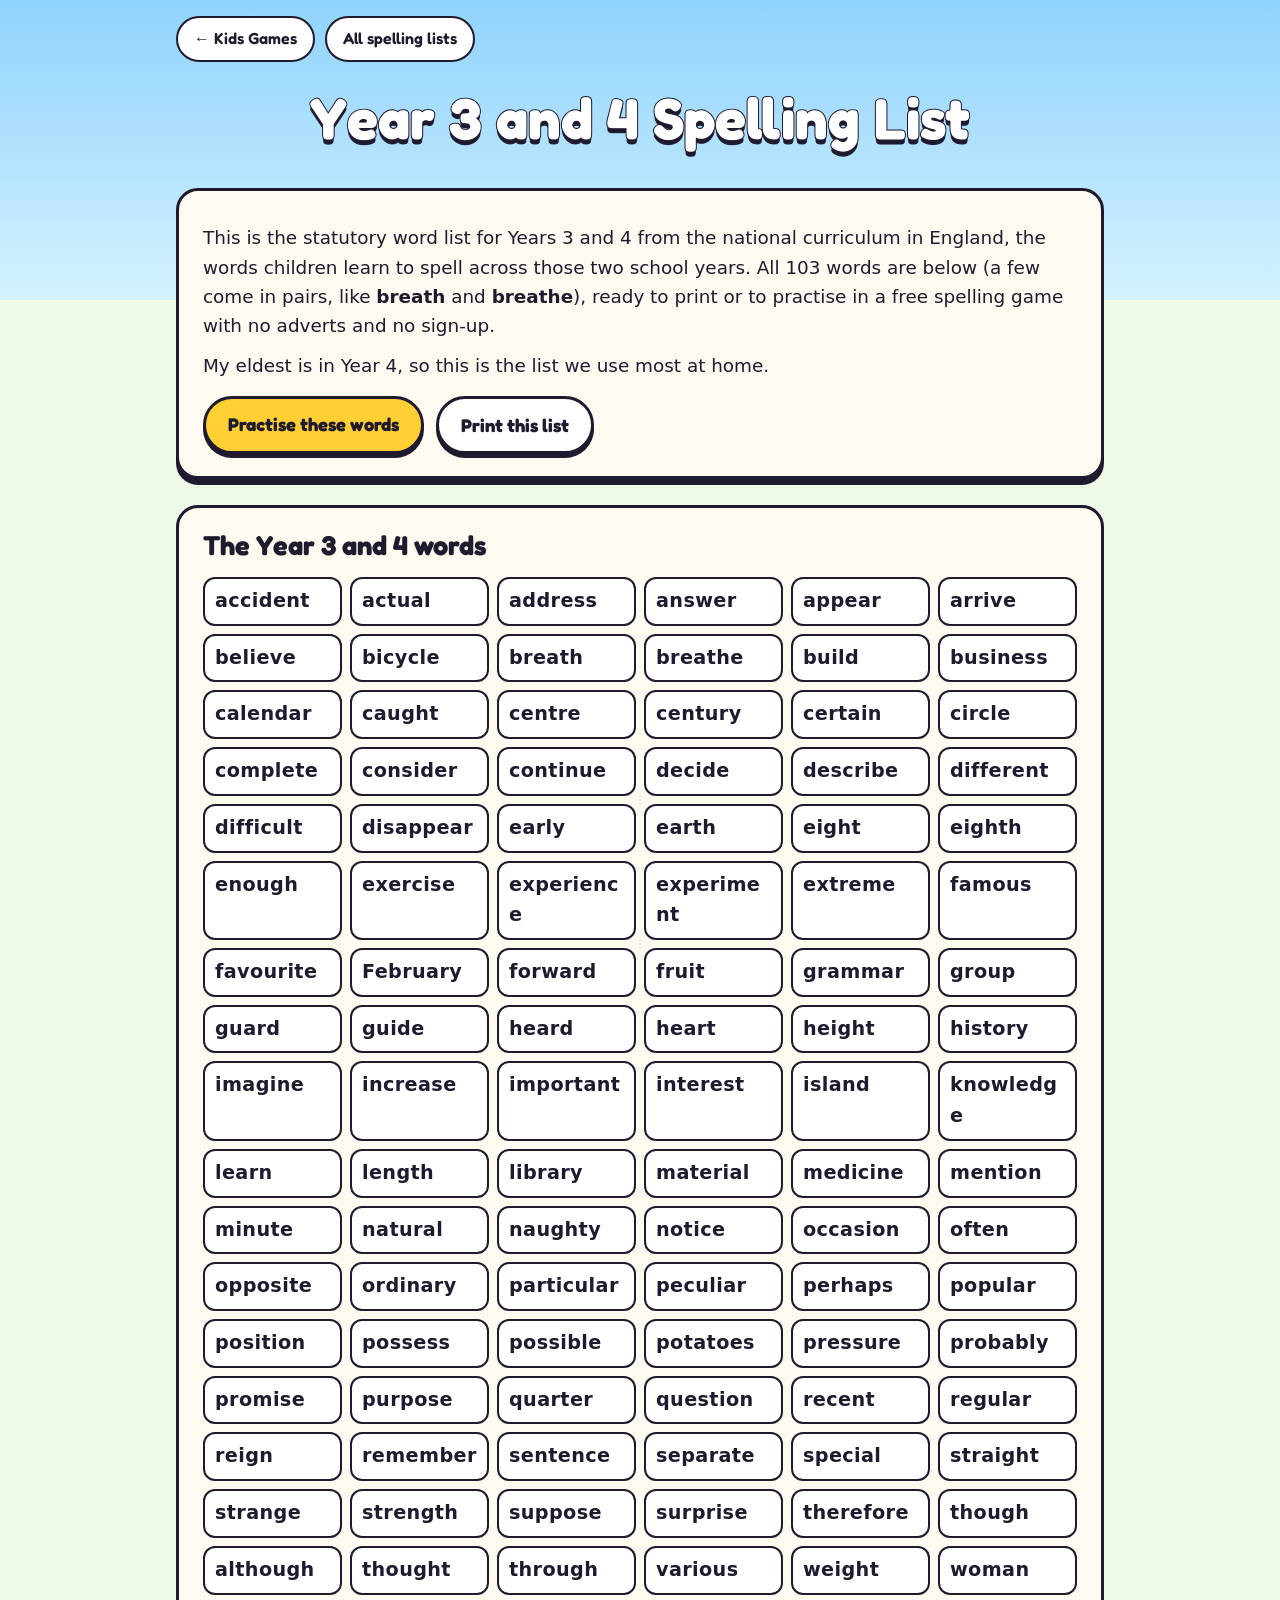
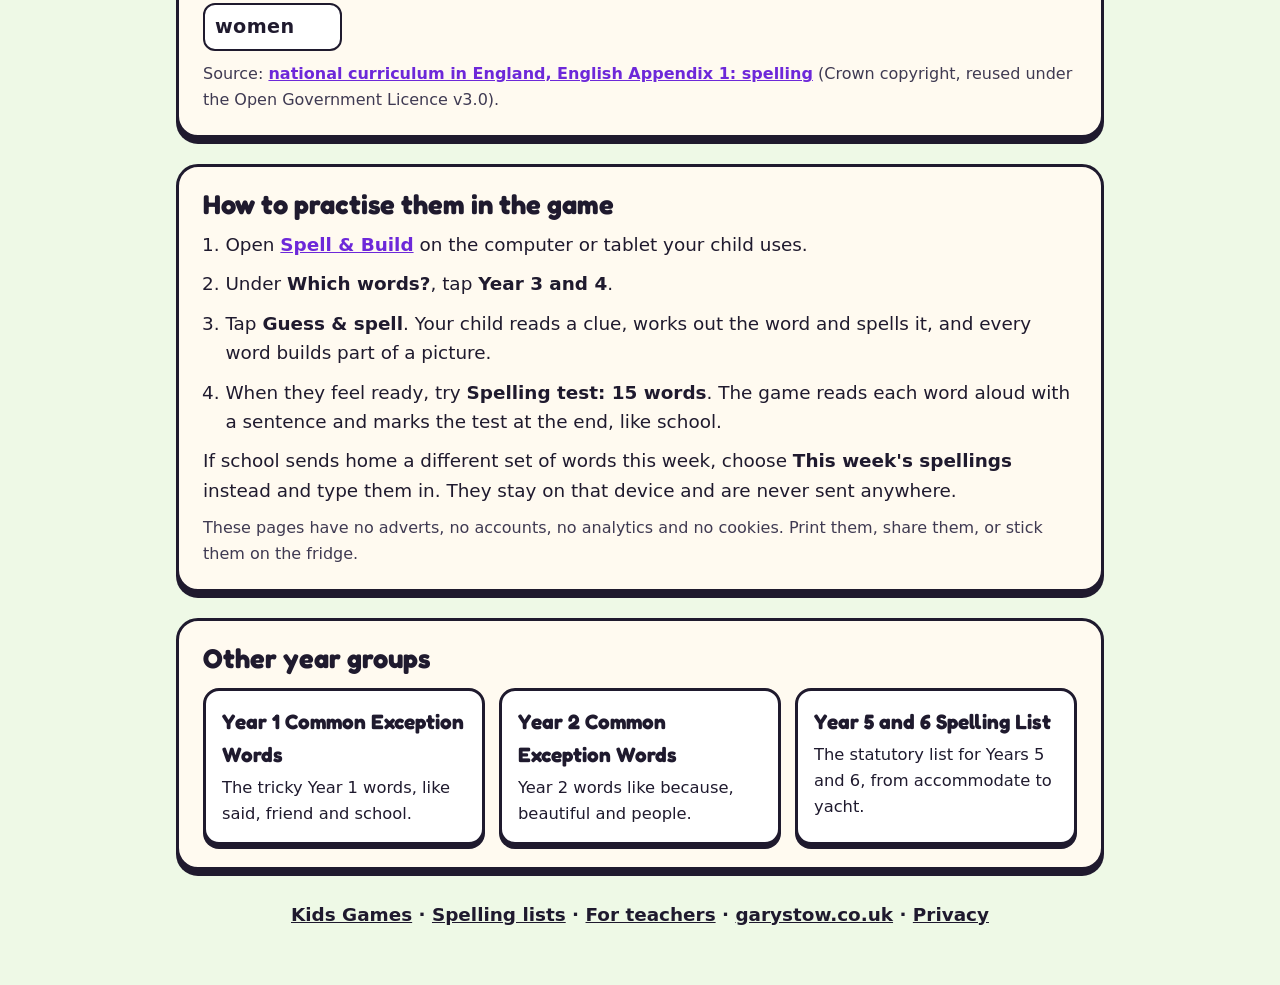
<file: spelling-lists/year-3-and-4/index.html>
<!DOCTYPE html>
<html lang="en-GB">
<head>
<meta charset="UTF-8">
<link rel="icon" type="image/png" sizes="32x32" href="../../icon-192.png">
<link rel="apple-touch-icon" sizes="180x180" href="../../icon-192.png">
<meta name="viewport" content="width=device-width, initial-scale=1">
<title>Year 3 and 4 Spelling List: Free to Print and Practise</title>
<meta name="description" content="The Year 3 and 4 statutory spelling list from the national curriculum in England, free to print and to practise in a spelling game with no adverts or sign-up.">
<meta name="robots" content="index, follow">
<meta property="og:type" content="website">
<meta property="og:title" content="Year 3 and 4 Spelling List: Free to Print and Practise">
<meta property="og:description" content="The Year 3 and 4 statutory spelling list from the national curriculum in England, free to print and to practise in a spelling game with no adverts or sign-up.">
<meta property="og:image" content="https://garystow.co.uk/assets/play-preview.jpg">
<meta name="twitter:card" content="summary_large_image">
<meta name="theme-color" content="#7c3aed">
<link rel="preconnect" href="https://fonts.googleapis.com">
<link rel="preconnect" href="https://fonts.gstatic.com" crossorigin>
<link rel="stylesheet" href="https://fonts.googleapis.com/css2?family=Fredoka:wght@400;600;700&display=swap">
<style>
:root{--ink:#1f1a2e;--bell:#6d28d9;--sun:#ffcf33;--cream:#fffaf0;--muted:#3f3a52}
*{box-sizing:border-box;margin:0;padding:0}
body{font-family:"Trebuchet MS",system-ui,sans-serif;color:var(--ink);background:linear-gradient(#8fd3fb 0,#d4f1ff 300px,#eef9e6 300px,#eef9e6 100%);min-height:100vh;font-size:1.15rem;line-height:1.6}
a{color:var(--bell);font-weight:700}
.wrap{max-width:960px;margin:0 auto;padding:16px}
.top{display:flex;gap:10px;flex-wrap:wrap}
.pill{font-family:"Fredoka",sans-serif;font-weight:600;font-size:1rem;padding:8px 16px;border-radius:999px;border:2px solid var(--ink);background:#fff;text-decoration:none;color:var(--ink)}
header{text-align:center;padding:26px 0 14px}
h1{font-family:"Fredoka",sans-serif;font-size:clamp(2.2rem,7vw,3.6rem);line-height:1.05;color:#fff;-webkit-text-stroke:2px var(--ink);paint-order:stroke fill;text-shadow:0 5px 0 var(--ink)}
.panel{background:var(--cream);border:3px solid var(--ink);border-radius:22px;box-shadow:0 6px 0 var(--ink);padding:22px 24px;margin-top:26px}
.panel h2{font-family:"Fredoka",sans-serif;font-size:1.7rem;line-height:1.15;margin-bottom:8px}
.panel p,.panel li{margin-top:10px}
.panel ul,.panel ol{padding-left:1.4rem}
.words{list-style:none;padding:0!important;display:grid;grid-template-columns:repeat(auto-fill,minmax(132px,1fr));gap:8px;margin-top:16px}
.words li{margin:0!important;background:#fff;border:2px solid var(--ink);border-radius:12px;padding:7px 10px;font-size:1.2rem;font-weight:700;letter-spacing:.02em;overflow-wrap:anywhere}
.btns{display:flex;gap:12px;flex-wrap:wrap;margin-top:16px}
.btn{font-family:"Fredoka",sans-serif;font-weight:700;font-size:1.15rem;padding:11px 22px;border-radius:999px;border:3px solid var(--ink);background:#fff;box-shadow:0 4px 0 var(--ink);color:var(--ink);text-decoration:none;cursor:pointer}
.btn.sun{background:var(--sun)}
.cards{display:grid;grid-template-columns:repeat(auto-fit,minmax(min(260px,100%),1fr));gap:14px;margin-top:14px}
.cards a{display:block;background:#fff;border:3px solid var(--ink);border-radius:16px;padding:14px 16px;text-decoration:none;color:var(--ink);box-shadow:0 4px 0 var(--ink)}
.cards b{display:block;font-family:"Fredoka",sans-serif;font-size:1.3rem}
.cards span{display:block;font-weight:400;font-size:1.02rem;margin-top:4px}
.note{font-size:1rem;color:var(--muted)}
footer{text-align:center;padding:30px 0 40px;font-weight:600}
footer a{color:var(--ink)}
@media print{body{background:#fff;font-size:12pt}.top,.btns,.no-print,footer{display:none!important}
h1{color:var(--ink);-webkit-text-stroke:0;text-shadow:none;font-size:22pt}
.panel{box-shadow:none;border:1px solid #999;background:#fff;margin-top:10px;padding:10px 14px}
.words{grid-template-columns:repeat(4,1fr);gap:4px}.words li{font-size:13pt;padding:3px 8px;border:1px solid #999}}
</style>
<script type="application/ld+json">
{"@context": "https://schema.org", "@type": "LearningResource", "name": "Year 3 and 4 Spelling List", "url": "https://garystow.co.uk/kids-games/spelling-lists/year-3-and-4/", "description": "The Year 3 and 4 statutory spelling list from the national curriculum in England, free to print and to practise in a spelling game with no adverts or sign-up.", "inLanguage": "en-GB", "isAccessibleForFree": true, "learningResourceType": "Spelling list", "educationalLevel": "Year 3 and 4", "author": {"@type": "Person", "name": "Gary Stow", "url": "https://garystow.co.uk/"}, "educationalAlignment": {"@type": "AlignmentObject", "alignmentType": "educationalSubject", "targetName": "National curriculum in England: English Appendix 1, spelling", "targetUrl": "https://www.gov.uk/government/publications/national-curriculum-in-england-english-programmes-of-study"}}
</script>
<script type="application/ld+json">
{"@context": "https://schema.org", "@type": "BreadcrumbList", "itemListElement": [{"@type": "ListItem", "position": 1, "name": "Kids Games", "item": "https://garystow.co.uk/kids-games/"}, {"@type": "ListItem", "position": 2, "name": "Spelling lists", "item": "https://garystow.co.uk/kids-games/spelling-lists/"}, {"@type": "ListItem", "position": 3, "name": "Year 3 and 4 Spelling List", "item": "https://garystow.co.uk/kids-games/spelling-lists/year-3-and-4/"}]}
</script>
</head>
<body>
<div class="wrap">
  <nav class="top" aria-label="Back links">
    <a class="pill" href="../../index.html">← Kids Games</a>
    <a class="pill" href="/kids-games/spelling-lists/">All spelling lists</a>
  </nav>
  <header>
    <h1>Year 3 and 4 Spelling List</h1>
  </header>
  <section class="panel">
    <p>This is the statutory word list for Years 3 and 4 from the national curriculum in England, the words children learn to spell across those two school years. All 103 words are below (a few come in pairs, like <b>breath</b> and <b>breathe</b>), ready to print or to practise in a free spelling game with no adverts and no sign-up.</p>
    <p>My eldest is in Year 4, so this is the list we use most at home.</p>
    <div class="btns"><a class="btn sun" href="/kids-games/spell/">Practise these words</a><button class="btn" type="button" onclick="window.print()">Print this list</button></div>
  </section>
  <section class="panel" aria-labelledby="list-h">
    <h2 id="list-h">The Year 3 and 4 words</h2>
    <ul class="words">
      <li>accident</li>
      <li>actual</li>
      <li>address</li>
      <li>answer</li>
      <li>appear</li>
      <li>arrive</li>
      <li>believe</li>
      <li>bicycle</li>
      <li>breath</li>
      <li>breathe</li>
      <li>build</li>
      <li>business</li>
      <li>calendar</li>
      <li>caught</li>
      <li>centre</li>
      <li>century</li>
      <li>certain</li>
      <li>circle</li>
      <li>complete</li>
      <li>consider</li>
      <li>continue</li>
      <li>decide</li>
      <li>describe</li>
      <li>different</li>
      <li>difficult</li>
      <li>disappear</li>
      <li>early</li>
      <li>earth</li>
      <li>eight</li>
      <li>eighth</li>
      <li>enough</li>
      <li>exercise</li>
      <li>experience</li>
      <li>experiment</li>
      <li>extreme</li>
      <li>famous</li>
      <li>favourite</li>
      <li>February</li>
      <li>forward</li>
      <li>fruit</li>
      <li>grammar</li>
      <li>group</li>
      <li>guard</li>
      <li>guide</li>
      <li>heard</li>
      <li>heart</li>
      <li>height</li>
      <li>history</li>
      <li>imagine</li>
      <li>increase</li>
      <li>important</li>
      <li>interest</li>
      <li>island</li>
      <li>knowledge</li>
      <li>learn</li>
      <li>length</li>
      <li>library</li>
      <li>material</li>
      <li>medicine</li>
      <li>mention</li>
      <li>minute</li>
      <li>natural</li>
      <li>naughty</li>
      <li>notice</li>
      <li>occasion</li>
      <li>often</li>
      <li>opposite</li>
      <li>ordinary</li>
      <li>particular</li>
      <li>peculiar</li>
      <li>perhaps</li>
      <li>popular</li>
      <li>position</li>
      <li>possess</li>
      <li>possible</li>
      <li>potatoes</li>
      <li>pressure</li>
      <li>probably</li>
      <li>promise</li>
      <li>purpose</li>
      <li>quarter</li>
      <li>question</li>
      <li>recent</li>
      <li>regular</li>
      <li>reign</li>
      <li>remember</li>
      <li>sentence</li>
      <li>separate</li>
      <li>special</li>
      <li>straight</li>
      <li>strange</li>
      <li>strength</li>
      <li>suppose</li>
      <li>surprise</li>
      <li>therefore</li>
      <li>though</li>
      <li>although</li>
      <li>thought</li>
      <li>through</li>
      <li>various</li>
      <li>weight</li>
      <li>woman</li>
      <li>women</li>
    </ul>
    <p class="note">Source: <a href="https://assets.publishing.service.gov.uk/media/5a7ccc06ed915d63cc65ce61/English_Appendix_1_-_Spelling.pdf" target="_blank" rel="noopener">national curriculum in England, English Appendix 1: spelling</a> (Crown copyright, reused under the Open Government Licence v3.0).</p>
  </section>
  <section class="panel no-print">
    <h2>How to practise them in the game</h2>
    <ol>
      <li>Open <a href="/kids-games/spell/">Spell &amp; Build</a> on the computer or tablet your child uses.</li>
      <li>Under <b>Which words?</b>, tap <b>Year 3 and 4</b>.</li>
      <li>Tap <b>Guess &amp; spell</b>. Your child reads a clue, works out the word and spells it, and every word builds part of a picture.</li>
      <li>When they feel ready, try <b>Spelling test: 15 words</b>. The game reads each word aloud with a sentence and marks the test at the end, like school.</li>
    </ol>
    <p>If school sends home a different set of words this week, choose <b>This week's spellings</b> instead and type them in. They stay on that device and are never sent anywhere.</p>
    <p class="note">These pages have no adverts, no accounts, no analytics and no cookies. Print them, share them, or stick them on the fridge.</p>
  </section>
  <section class="panel no-print">
    <h2>Other year groups</h2>
    <div class="cards"><a href="/kids-games/spelling-lists/year-1/"><b>Year 1 Common Exception Words</b><span>The tricky Year 1 words, like said, friend and school.</span></a><a href="/kids-games/spelling-lists/year-2/"><b>Year 2 Common Exception Words</b><span>Year 2 words like because, beautiful and people.</span></a><a href="/kids-games/spelling-lists/year-5-and-6/"><b>Year 5 and 6 Spelling List</b><span>The statutory list for Years 5 and 6, from accommodate to yacht.</span></a></div>
  </section>
  <footer><a href="../../index.html">Kids Games</a> · <a href="/kids-games/spelling-lists/">Spelling lists</a> · <a href="/kids-games/for-teachers/">For teachers</a> · <a href="https://garystow.co.uk/">garystow.co.uk</a> · <a href="https://garystow.co.uk/privacy/">Privacy</a></footer>
</div>
</body>
</html>
</file>
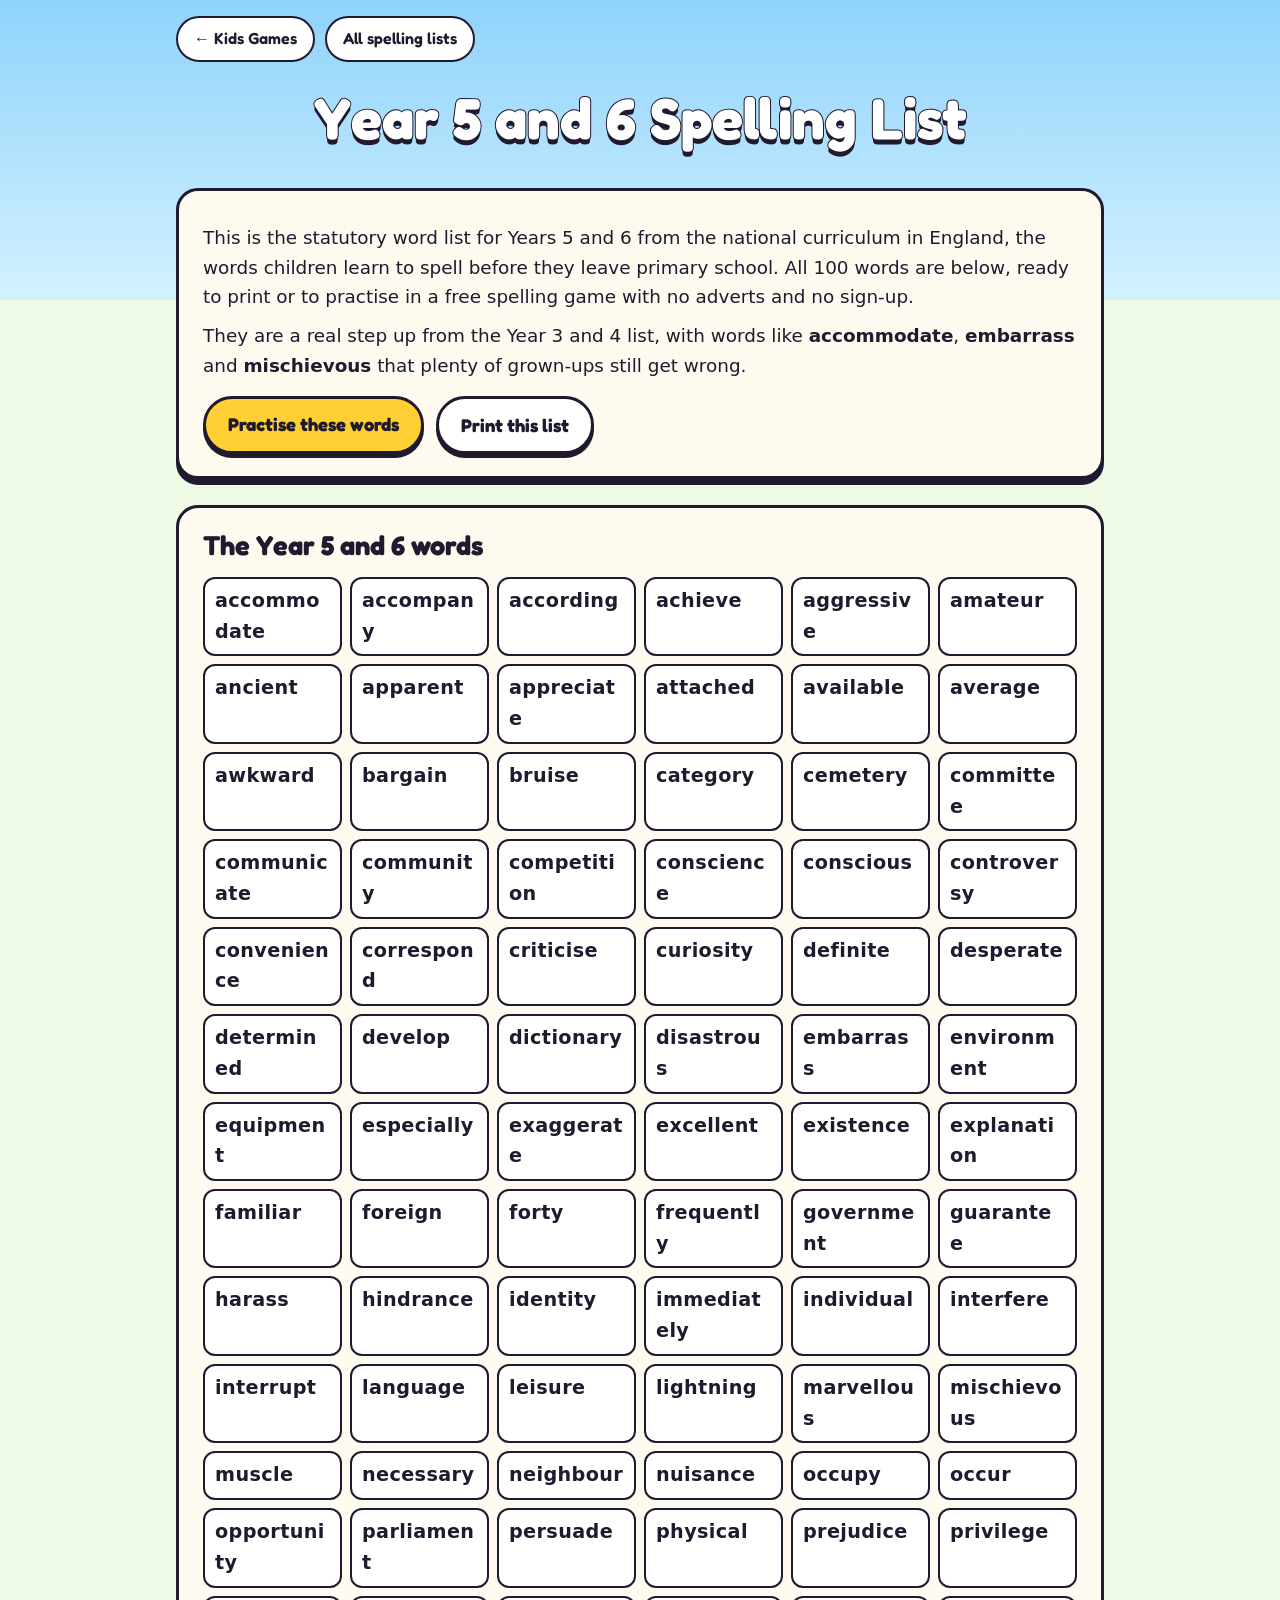
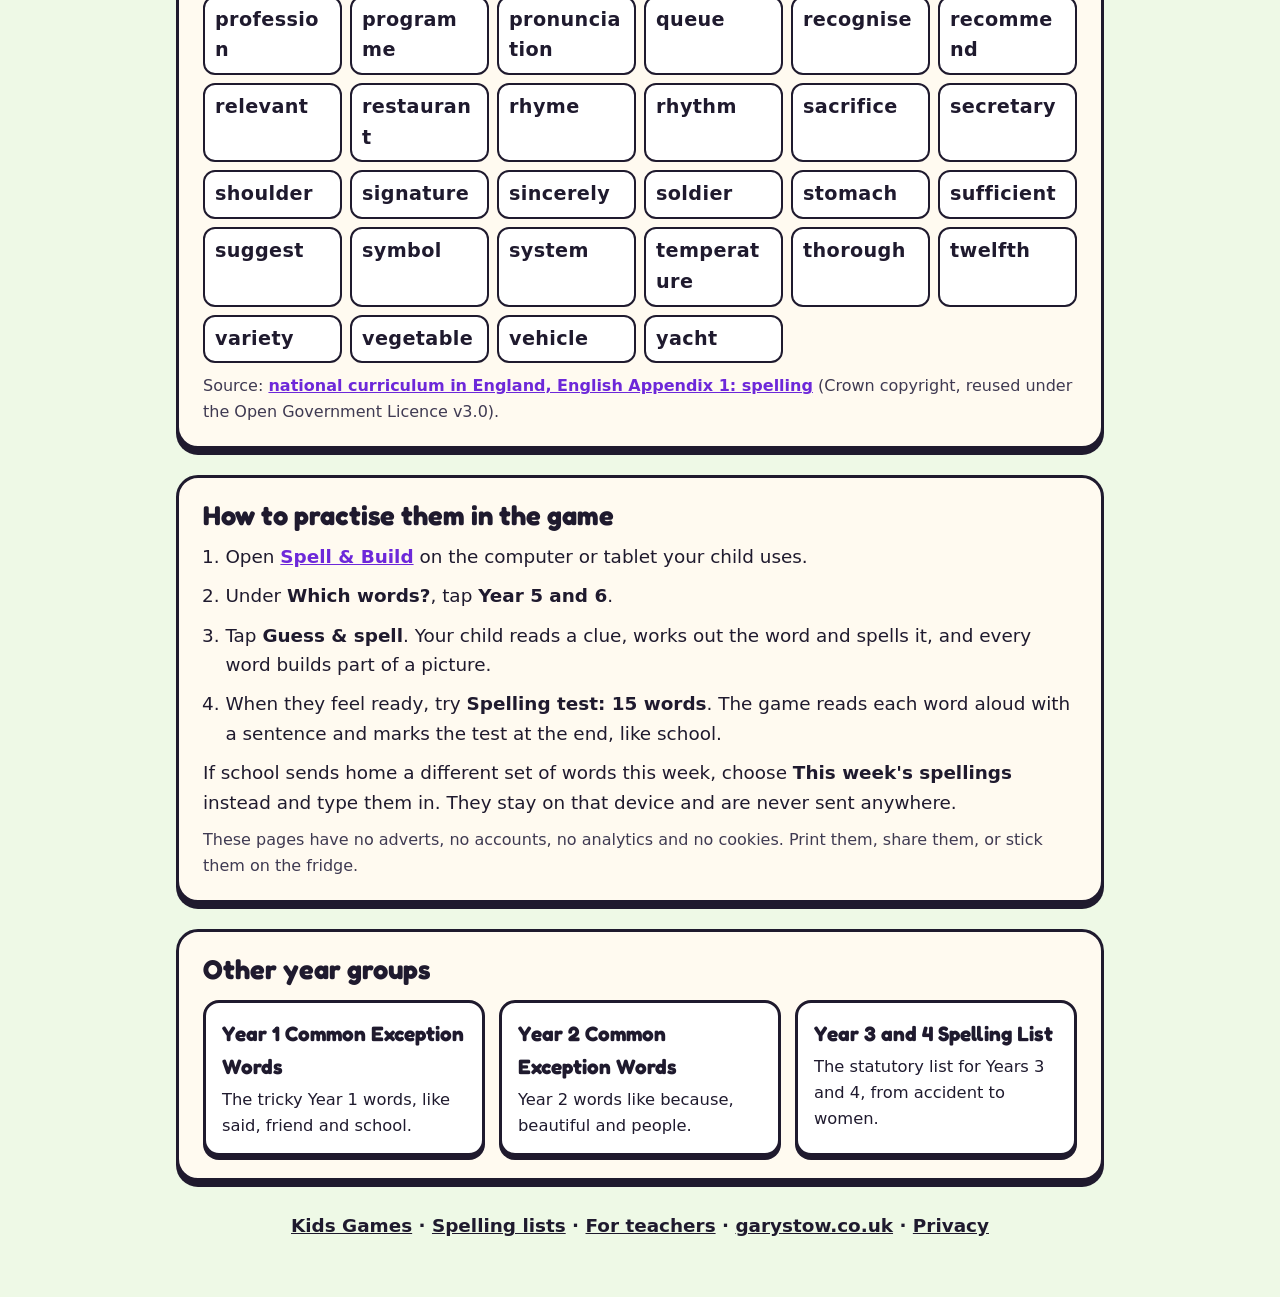
<file: spelling-lists/year-5-and-6/index.html>
<!DOCTYPE html>
<html lang="en-GB">
<head>
<meta charset="UTF-8">
<link rel="icon" type="image/png" sizes="32x32" href="../../icon-192.png">
<link rel="apple-touch-icon" sizes="180x180" href="../../icon-192.png">
<meta name="viewport" content="width=device-width, initial-scale=1">
<title>Year 5 and 6 Spelling List: Free to Print and Practise</title>
<meta name="description" content="The Year 5 and 6 statutory spelling list from the national curriculum in England, free to print and to practise in a spelling game with no adverts or sign-up.">
<meta name="robots" content="index, follow">
<meta property="og:type" content="website">
<meta property="og:title" content="Year 5 and 6 Spelling List: Free to Print and Practise">
<meta property="og:description" content="The Year 5 and 6 statutory spelling list from the national curriculum in England, free to print and to practise in a spelling game with no adverts or sign-up.">
<meta property="og:image" content="https://garystow.co.uk/assets/play-preview.jpg">
<meta name="twitter:card" content="summary_large_image">
<meta name="theme-color" content="#7c3aed">
<link rel="preconnect" href="https://fonts.googleapis.com">
<link rel="preconnect" href="https://fonts.gstatic.com" crossorigin>
<link rel="stylesheet" href="https://fonts.googleapis.com/css2?family=Fredoka:wght@400;600;700&display=swap">
<style>
:root{--ink:#1f1a2e;--bell:#6d28d9;--sun:#ffcf33;--cream:#fffaf0;--muted:#3f3a52}
*{box-sizing:border-box;margin:0;padding:0}
body{font-family:"Trebuchet MS",system-ui,sans-serif;color:var(--ink);background:linear-gradient(#8fd3fb 0,#d4f1ff 300px,#eef9e6 300px,#eef9e6 100%);min-height:100vh;font-size:1.15rem;line-height:1.6}
a{color:var(--bell);font-weight:700}
.wrap{max-width:960px;margin:0 auto;padding:16px}
.top{display:flex;gap:10px;flex-wrap:wrap}
.pill{font-family:"Fredoka",sans-serif;font-weight:600;font-size:1rem;padding:8px 16px;border-radius:999px;border:2px solid var(--ink);background:#fff;text-decoration:none;color:var(--ink)}
header{text-align:center;padding:26px 0 14px}
h1{font-family:"Fredoka",sans-serif;font-size:clamp(2.2rem,7vw,3.6rem);line-height:1.05;color:#fff;-webkit-text-stroke:2px var(--ink);paint-order:stroke fill;text-shadow:0 5px 0 var(--ink)}
.panel{background:var(--cream);border:3px solid var(--ink);border-radius:22px;box-shadow:0 6px 0 var(--ink);padding:22px 24px;margin-top:26px}
.panel h2{font-family:"Fredoka",sans-serif;font-size:1.7rem;line-height:1.15;margin-bottom:8px}
.panel p,.panel li{margin-top:10px}
.panel ul,.panel ol{padding-left:1.4rem}
.words{list-style:none;padding:0!important;display:grid;grid-template-columns:repeat(auto-fill,minmax(132px,1fr));gap:8px;margin-top:16px}
.words li{margin:0!important;background:#fff;border:2px solid var(--ink);border-radius:12px;padding:7px 10px;font-size:1.2rem;font-weight:700;letter-spacing:.02em;overflow-wrap:anywhere}
.btns{display:flex;gap:12px;flex-wrap:wrap;margin-top:16px}
.btn{font-family:"Fredoka",sans-serif;font-weight:700;font-size:1.15rem;padding:11px 22px;border-radius:999px;border:3px solid var(--ink);background:#fff;box-shadow:0 4px 0 var(--ink);color:var(--ink);text-decoration:none;cursor:pointer}
.btn.sun{background:var(--sun)}
.cards{display:grid;grid-template-columns:repeat(auto-fit,minmax(min(260px,100%),1fr));gap:14px;margin-top:14px}
.cards a{display:block;background:#fff;border:3px solid var(--ink);border-radius:16px;padding:14px 16px;text-decoration:none;color:var(--ink);box-shadow:0 4px 0 var(--ink)}
.cards b{display:block;font-family:"Fredoka",sans-serif;font-size:1.3rem}
.cards span{display:block;font-weight:400;font-size:1.02rem;margin-top:4px}
.note{font-size:1rem;color:var(--muted)}
footer{text-align:center;padding:30px 0 40px;font-weight:600}
footer a{color:var(--ink)}
@media print{body{background:#fff;font-size:12pt}.top,.btns,.no-print,footer{display:none!important}
h1{color:var(--ink);-webkit-text-stroke:0;text-shadow:none;font-size:22pt}
.panel{box-shadow:none;border:1px solid #999;background:#fff;margin-top:10px;padding:10px 14px}
.words{grid-template-columns:repeat(4,1fr);gap:4px}.words li{font-size:13pt;padding:3px 8px;border:1px solid #999}}
</style>
<script type="application/ld+json">
{"@context": "https://schema.org", "@type": "LearningResource", "name": "Year 5 and 6 Spelling List", "url": "https://garystow.co.uk/kids-games/spelling-lists/year-5-and-6/", "description": "The Year 5 and 6 statutory spelling list from the national curriculum in England, free to print and to practise in a spelling game with no adverts or sign-up.", "inLanguage": "en-GB", "isAccessibleForFree": true, "learningResourceType": "Spelling list", "educationalLevel": "Year 5 and 6", "author": {"@type": "Person", "name": "Gary Stow", "url": "https://garystow.co.uk/"}, "educationalAlignment": {"@type": "AlignmentObject", "alignmentType": "educationalSubject", "targetName": "National curriculum in England: English Appendix 1, spelling", "targetUrl": "https://www.gov.uk/government/publications/national-curriculum-in-england-english-programmes-of-study"}}
</script>
<script type="application/ld+json">
{"@context": "https://schema.org", "@type": "BreadcrumbList", "itemListElement": [{"@type": "ListItem", "position": 1, "name": "Kids Games", "item": "https://garystow.co.uk/kids-games/"}, {"@type": "ListItem", "position": 2, "name": "Spelling lists", "item": "https://garystow.co.uk/kids-games/spelling-lists/"}, {"@type": "ListItem", "position": 3, "name": "Year 5 and 6 Spelling List", "item": "https://garystow.co.uk/kids-games/spelling-lists/year-5-and-6/"}]}
</script>
</head>
<body>
<div class="wrap">
  <nav class="top" aria-label="Back links">
    <a class="pill" href="../../index.html">← Kids Games</a>
    <a class="pill" href="/kids-games/spelling-lists/">All spelling lists</a>
  </nav>
  <header>
    <h1>Year 5 and 6 Spelling List</h1>
  </header>
  <section class="panel">
    <p>This is the statutory word list for Years 5 and 6 from the national curriculum in England, the words children learn to spell before they leave primary school. All 100 words are below, ready to print or to practise in a free spelling game with no adverts and no sign-up.</p>
    <p>They are a real step up from the Year 3 and 4 list, with words like <b>accommodate</b>, <b>embarrass</b> and <b>mischievous</b> that plenty of grown-ups still get wrong.</p>
    <div class="btns"><a class="btn sun" href="/kids-games/spell/">Practise these words</a><button class="btn" type="button" onclick="window.print()">Print this list</button></div>
  </section>
  <section class="panel" aria-labelledby="list-h">
    <h2 id="list-h">The Year 5 and 6 words</h2>
    <ul class="words">
      <li>accommodate</li>
      <li>accompany</li>
      <li>according</li>
      <li>achieve</li>
      <li>aggressive</li>
      <li>amateur</li>
      <li>ancient</li>
      <li>apparent</li>
      <li>appreciate</li>
      <li>attached</li>
      <li>available</li>
      <li>average</li>
      <li>awkward</li>
      <li>bargain</li>
      <li>bruise</li>
      <li>category</li>
      <li>cemetery</li>
      <li>committee</li>
      <li>communicate</li>
      <li>community</li>
      <li>competition</li>
      <li>conscience</li>
      <li>conscious</li>
      <li>controversy</li>
      <li>convenience</li>
      <li>correspond</li>
      <li>criticise</li>
      <li>curiosity</li>
      <li>definite</li>
      <li>desperate</li>
      <li>determined</li>
      <li>develop</li>
      <li>dictionary</li>
      <li>disastrous</li>
      <li>embarrass</li>
      <li>environment</li>
      <li>equipment</li>
      <li>especially</li>
      <li>exaggerate</li>
      <li>excellent</li>
      <li>existence</li>
      <li>explanation</li>
      <li>familiar</li>
      <li>foreign</li>
      <li>forty</li>
      <li>frequently</li>
      <li>government</li>
      <li>guarantee</li>
      <li>harass</li>
      <li>hindrance</li>
      <li>identity</li>
      <li>immediately</li>
      <li>individual</li>
      <li>interfere</li>
      <li>interrupt</li>
      <li>language</li>
      <li>leisure</li>
      <li>lightning</li>
      <li>marvellous</li>
      <li>mischievous</li>
      <li>muscle</li>
      <li>necessary</li>
      <li>neighbour</li>
      <li>nuisance</li>
      <li>occupy</li>
      <li>occur</li>
      <li>opportunity</li>
      <li>parliament</li>
      <li>persuade</li>
      <li>physical</li>
      <li>prejudice</li>
      <li>privilege</li>
      <li>profession</li>
      <li>programme</li>
      <li>pronunciation</li>
      <li>queue</li>
      <li>recognise</li>
      <li>recommend</li>
      <li>relevant</li>
      <li>restaurant</li>
      <li>rhyme</li>
      <li>rhythm</li>
      <li>sacrifice</li>
      <li>secretary</li>
      <li>shoulder</li>
      <li>signature</li>
      <li>sincerely</li>
      <li>soldier</li>
      <li>stomach</li>
      <li>sufficient</li>
      <li>suggest</li>
      <li>symbol</li>
      <li>system</li>
      <li>temperature</li>
      <li>thorough</li>
      <li>twelfth</li>
      <li>variety</li>
      <li>vegetable</li>
      <li>vehicle</li>
      <li>yacht</li>
    </ul>
    <p class="note">Source: <a href="https://assets.publishing.service.gov.uk/media/5a7ccc06ed915d63cc65ce61/English_Appendix_1_-_Spelling.pdf" target="_blank" rel="noopener">national curriculum in England, English Appendix 1: spelling</a> (Crown copyright, reused under the Open Government Licence v3.0).</p>
  </section>
  <section class="panel no-print">
    <h2>How to practise them in the game</h2>
    <ol>
      <li>Open <a href="/kids-games/spell/">Spell &amp; Build</a> on the computer or tablet your child uses.</li>
      <li>Under <b>Which words?</b>, tap <b>Year 5 and 6</b>.</li>
      <li>Tap <b>Guess &amp; spell</b>. Your child reads a clue, works out the word and spells it, and every word builds part of a picture.</li>
      <li>When they feel ready, try <b>Spelling test: 15 words</b>. The game reads each word aloud with a sentence and marks the test at the end, like school.</li>
    </ol>
    <p>If school sends home a different set of words this week, choose <b>This week's spellings</b> instead and type them in. They stay on that device and are never sent anywhere.</p>
    <p class="note">These pages have no adverts, no accounts, no analytics and no cookies. Print them, share them, or stick them on the fridge.</p>
  </section>
  <section class="panel no-print">
    <h2>Other year groups</h2>
    <div class="cards"><a href="/kids-games/spelling-lists/year-1/"><b>Year 1 Common Exception Words</b><span>The tricky Year 1 words, like said, friend and school.</span></a><a href="/kids-games/spelling-lists/year-2/"><b>Year 2 Common Exception Words</b><span>Year 2 words like because, beautiful and people.</span></a><a href="/kids-games/spelling-lists/year-3-and-4/"><b>Year 3 and 4 Spelling List</b><span>The statutory list for Years 3 and 4, from accident to women.</span></a></div>
  </section>
  <footer><a href="../../index.html">Kids Games</a> · <a href="/kids-games/spelling-lists/">Spelling lists</a> · <a href="/kids-games/for-teachers/">For teachers</a> · <a href="https://garystow.co.uk/">garystow.co.uk</a> · <a href="https://garystow.co.uk/privacy/">Privacy</a></footer>
</div>
</body>
</html>
</file>
<file: shared.css>
:root{--ink:#2d2340;--bell:#7c3aed;--lala:#db2777;--sun:#ffcf33;--cream:#fffaf0}
*{box-sizing:border-box;margin:0;padding:0}
html,body{height:100%;overflow:hidden;font-family:"Fredoka","Trebuchet MS",system-ui,sans-serif;color:var(--ink);touch-action:none;-webkit-user-select:none;user-select:none}
canvas{display:block;position:fixed;inset:0}
.overlay{position:fixed;inset:0;display:flex;flex-direction:column;align-items:center;justify-content:center;gap:16px;padding:16px;text-align:center;background:radial-gradient(ellipse at center,rgba(255,250,240,.6),rgba(255,250,240,0) 70%)}
.overlay[hidden]{display:none}
.title{font-size:clamp(2.4rem,7vw,5rem);font-weight:700;line-height:1;color:#fff;-webkit-text-stroke:3px var(--ink);paint-order:stroke fill;text-shadow:0 6px 0 var(--ink)}
.title span{display:block;color:var(--sun);font-size:.55em;margin-top:.15em}
.sub{max-width:36rem;font-size:clamp(1rem,2.3vw,1.25rem);font-weight:600;background:var(--cream);border:3px solid var(--ink);border-radius:18px;padding:10px 18px;box-shadow:0 5px 0 var(--ink)}
.btns{display:flex;gap:14px;flex-wrap:wrap;justify-content:center}
.btns button,.btns a{font:inherit;font-weight:700;font-size:clamp(1.05rem,2.5vw,1.45rem);padding:13px 24px;border-radius:999px;border:3px solid var(--ink);background:#fff;color:var(--ink);cursor:pointer;box-shadow:0 6px 0 var(--ink);transition:transform .08s;text-decoration:none}
.btns button:hover,.btns button:focus-visible,.btns a:hover{transform:translateY(-3px);outline:none}
.btns button:active{transform:translateY(3px);box-shadow:0 2px 0 var(--ink)}
.btns .go{background:var(--sun)}.btns .b{background:#ddd0ff}.btns .l{background:#ffd3e8}
.keys{display:flex;gap:12px;flex-wrap:wrap;justify-content:center;font-size:clamp(.9rem,1.8vw,1.05rem)}
.keys div{background:#fff;border:3px solid var(--ink);border-radius:14px;padding:8px 14px;max-width:24rem}
.keys b{display:block;font-size:1.15em}
.keys .kb b{color:var(--bell)}.keys .kl b{color:var(--lala)}
kbd{font:inherit;font-weight:700;background:#f1ecff;border:2px solid var(--ink);border-radius:6px;padding:0 6px;margin:0 1px}
.chrome{position:fixed;bottom:10px;display:flex;gap:8px;z-index:5}
.chrome.left{left:10px}.chrome.right{right:10px}
.chrome a,.chrome button{font:inherit;font-weight:600;font-size:.9rem;padding:6px 12px;border-radius:999px;border:2px solid var(--ink);background:rgba(255,255,255,.88);color:var(--ink);text-decoration:none;cursor:pointer}
.made{font-size:.9rem;font-weight:600;opacity:.85}
.rotate{display:none;position:fixed;top:12px;left:50%;transform:translateX(-50%);z-index:6;background:#fff;border:2px solid var(--ink);border-radius:999px;padding:6px 14px;font-weight:600;font-size:.9rem;white-space:nowrap}
@media (orientation:portrait) and (max-width:700px){.rotate{display:block}}
</file>
